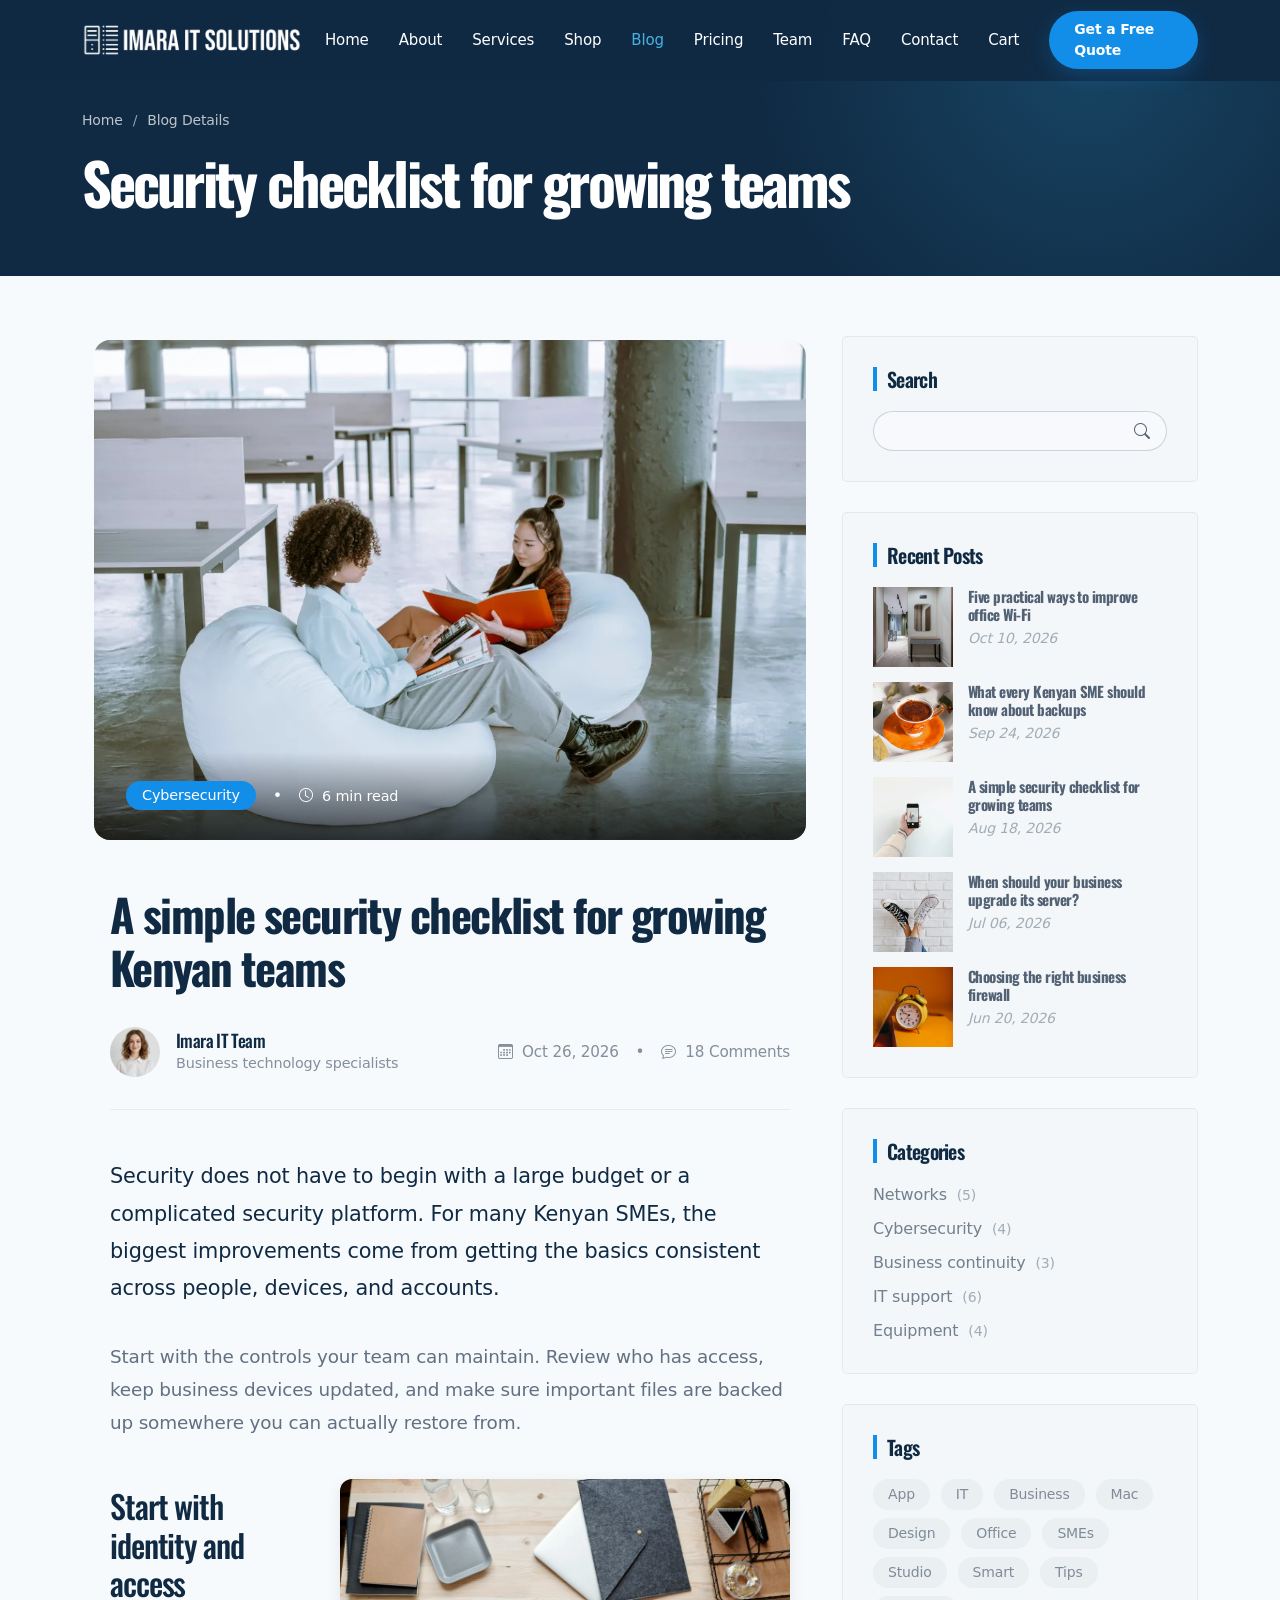
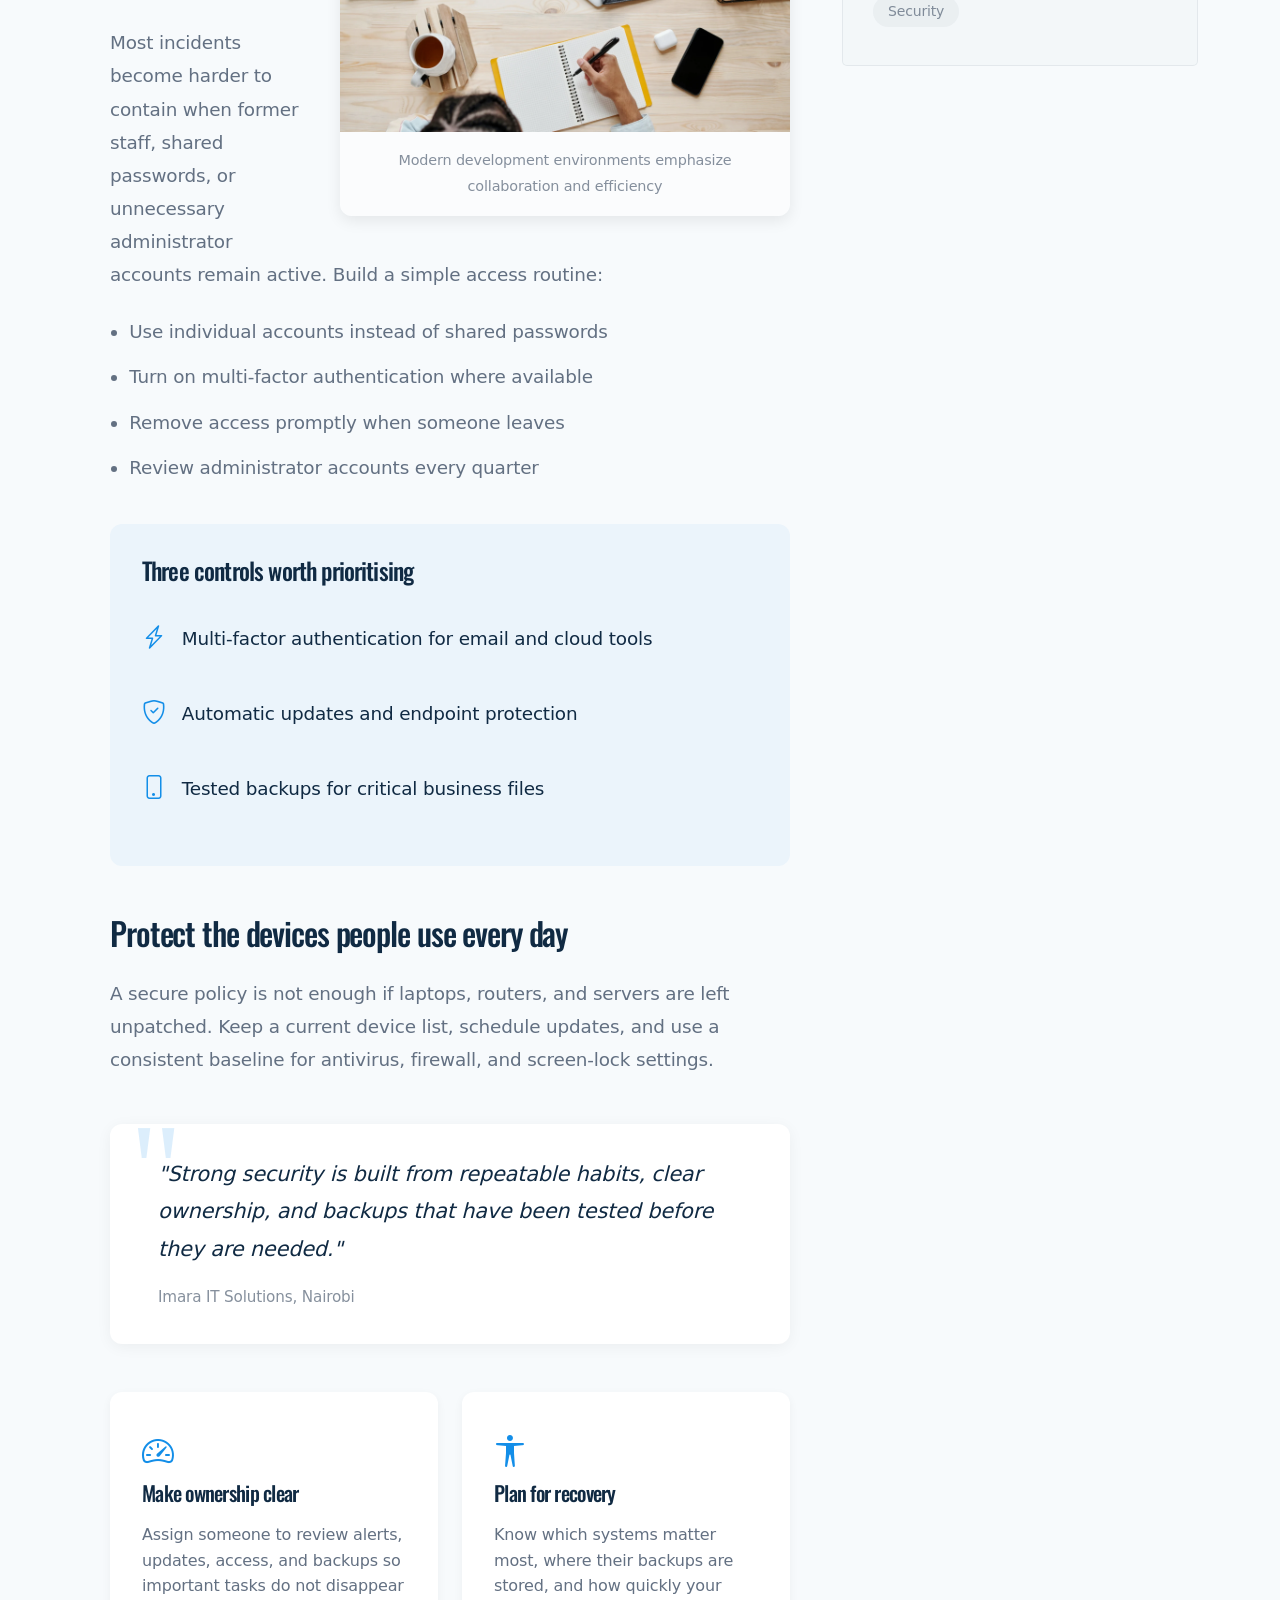
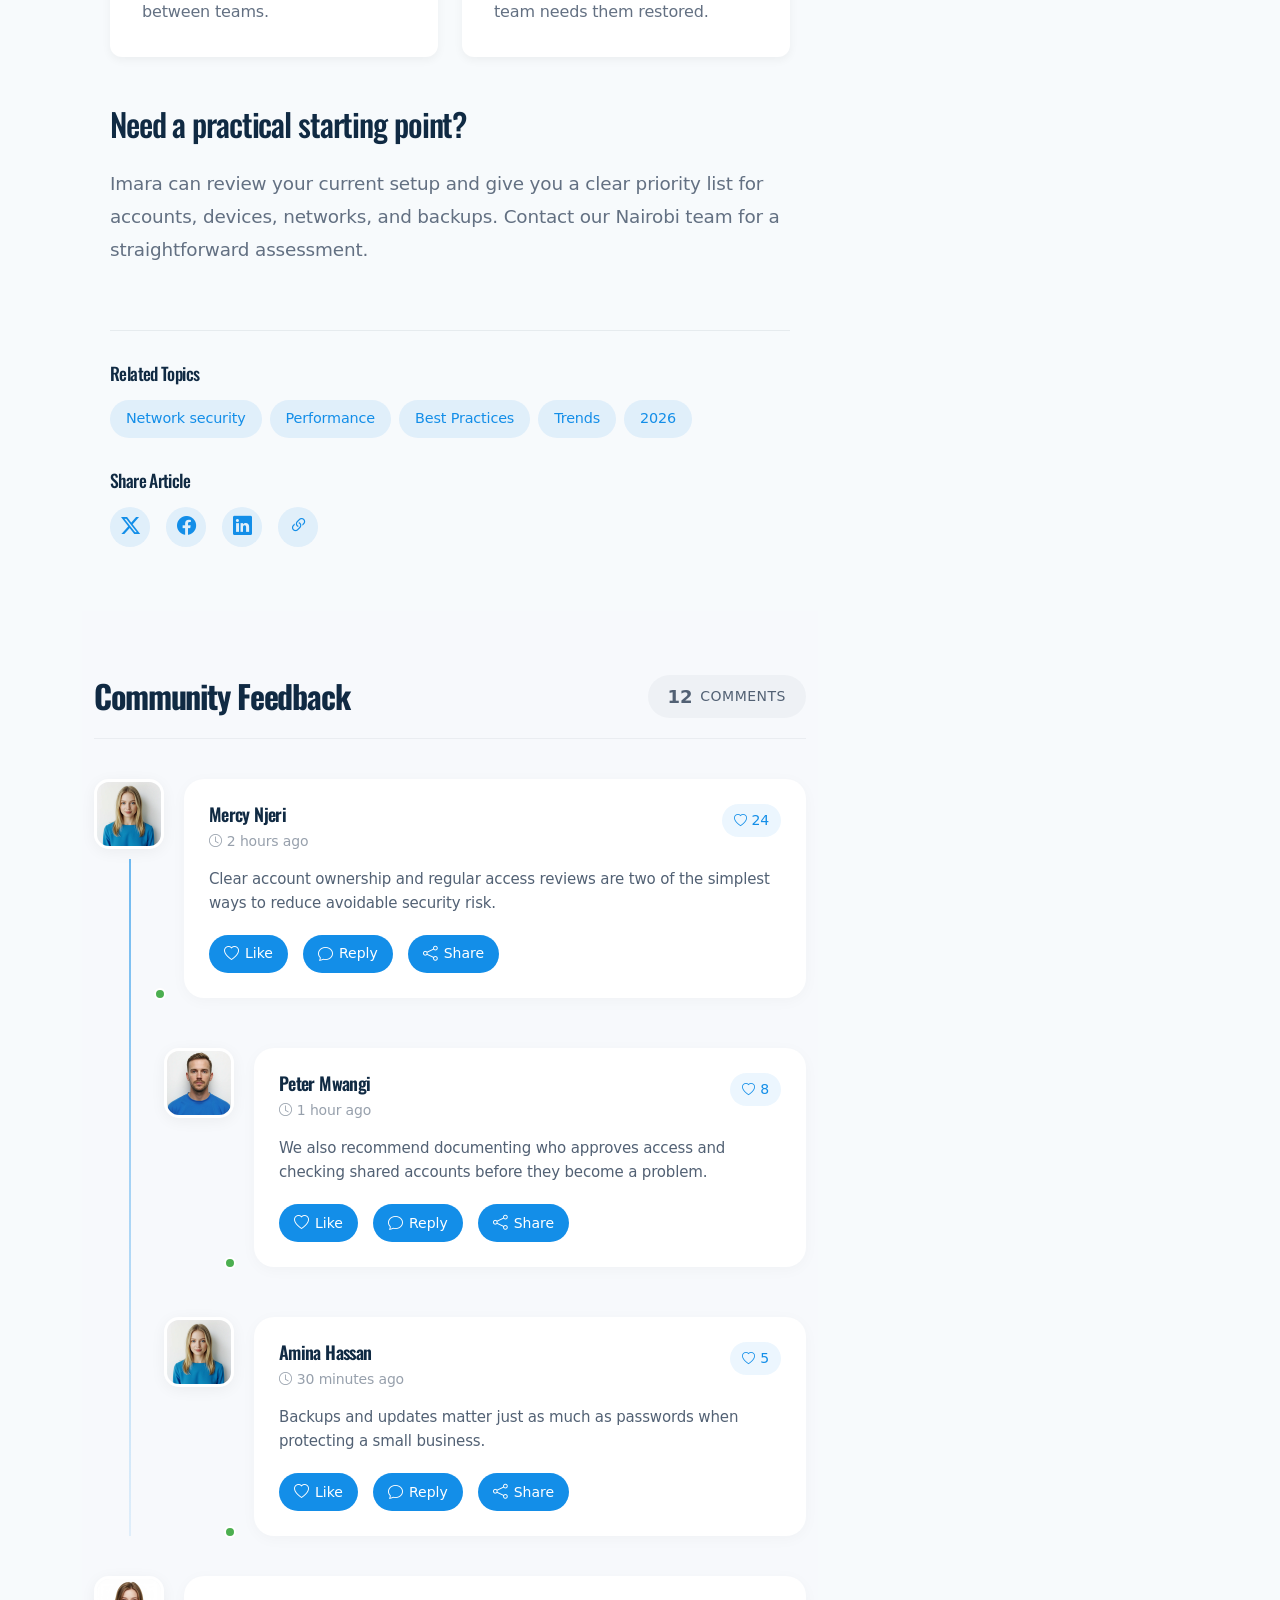
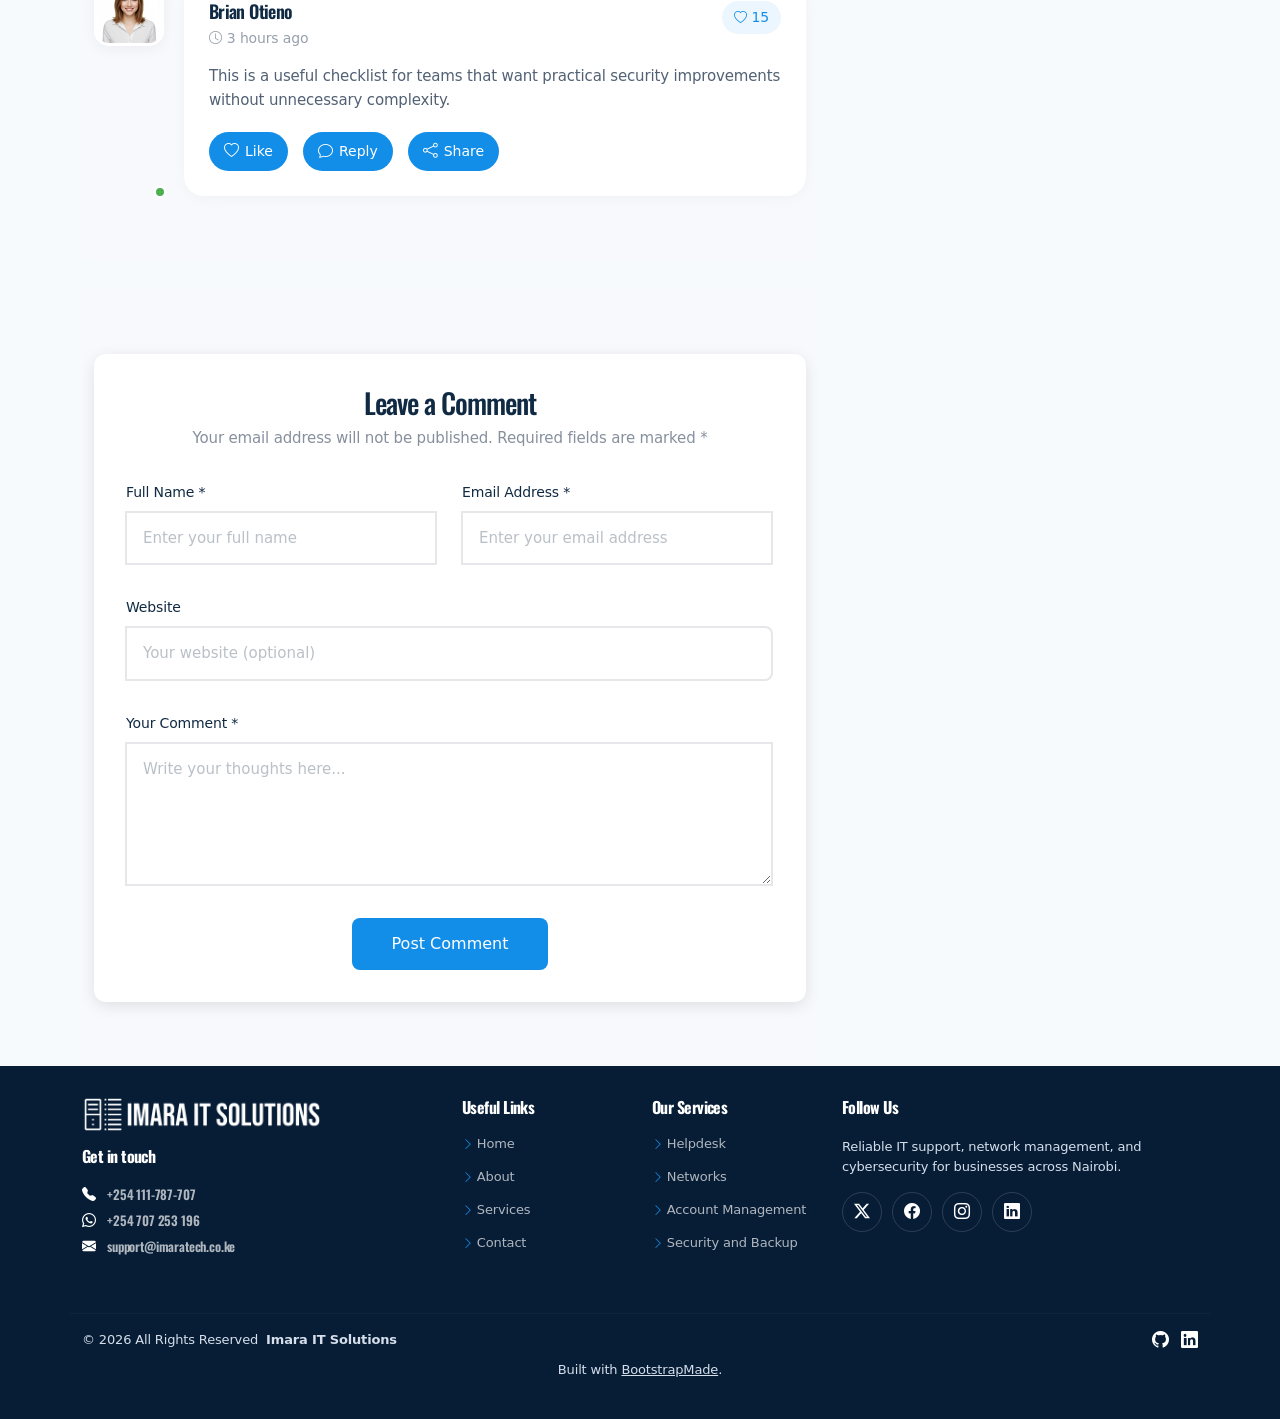
<file: blog-details.html>
<!DOCTYPE html>
<html lang="en">

<head>
  <meta charset="utf-8">
  <meta content="width=device-width, initial-scale=1.0" name="viewport">
  <title>Imara IT Solutions | IT Support and Managed Services in Nairobi</title>
  <meta name="description" content="Reliable IT support, network setup, user account management, and cybersecurity for Nairobi businesses. Get a free quote today.">
  <meta name="keywords" content="">

  <!--Favicons-->
 <link rel="icon" href="assets/img/favicon.svg" type="image/svg+xml">
<link rel="icon" href="assets/img/favicon.ico" sizes="any">
<link rel="icon" type="image/png" sizes="32x32" href="assets/img/favicon-32x32.png">
<link rel="icon" type="image/png" sizes="16x16" href="assets/img/favicon-16x16.png">
<link rel="apple-touch-icon" href="assets/img/apple-touch-icon.png">

  <!-- Fonts -->
  <link href="https://fonts.googleapis.com" rel="preconnect">
  <link href="https://fonts.gstatic.com" rel="preconnect" crossorigin>
  <link href="https://fonts.googleapis.com/css2?family=Open+Sans:ital,wght@0,300;0,400;0,500;0,600;0,700;0,800;1,300;1,400;1,500;1,600;1,700;1,800&family=Poppins:ital,wght@0,100;0,200;0,300;0,400;0,500;0,600;0,700;0,800;0,900;1,100;1,200;1,300;1,400;1,500;1,600;1,700;1,800;1,900&family=Jost:ital,wght@0,100;0,200;0,300;0,400;0,500;0,600;0,700;0,800;0,900;1,100;1,200;1,300;1,400;1,500;1,600;1,700;1,800;1,900&display=swap" rel="stylesheet">

  <!-- Vendor CSS Files -->
  <link href="assets/vendor/bootstrap/css/bootstrap.min.css" rel="stylesheet">
  <link href="assets/vendor/bootstrap-icons/bootstrap-icons.css" rel="stylesheet">
  <link href="assets/vendor/aos/aos.css" rel="stylesheet">
  <link href="assets/vendor/glightbox/css/glightbox.min.css" rel="stylesheet">
  <link href="assets/vendor/swiper/swiper-bundle.min.css" rel="stylesheet">

  <!-- Main CSS File -->
  <link href="assets/css/main.css" rel="stylesheet">

  <!-- =======================================================
  * Template Name: Imara IT Solutions
  * Template URL: https://bootstrapmade.com/arsha-free-bootstrap-html-template-corporate/
  * Updated: Feb 22 2025 with Bootstrap v5.3.3
  * Author: Imara IT Solutions
  * License: https://bootstrapmade.com/license/
  ======================================================== -->
</head>

<body class="blog-details-page">

  <header id="header" class="header d-flex align-items-center fixed-top">
    <div class="container-fluid container-xl position-relative d-flex align-items-center">

      <a href="index.html" class="logo d-flex align-items-center me-auto">
        <img src="assets/img/download.png" alt="Imara IT Solutions">
      </a>

      <nav id="navmenu" class="navmenu">
        <ul>
          <li><a href="index.html">Home</a></li>
          <li><a href="index.html#about">About</a></li>
          <li><a href="index.html#services">Services</a></li>
          <li><a href="equipment.html">Shop</a></li>
          <li><a href="blog.html" class="active">Blog</a></li>
          <li><a href="index.html#pricing">Pricing</a></li>
          <li><a href="index.html#team">Team</a></li>
          <li><a href="index.html#faq">FAQ</a></li>
          <li><a href="index.html#contact">Contact</a></li>
        </ul>
        <i class="mobile-nav-toggle d-xl-none bi bi-list"></i>
      </nav>

      <a class="btn-getstarted" href="index.html#contact">Get a Free Quote</a>

    </div>
  </header>

  <main class="main">

    <!-- Page Title -->
    <div class="page-title" data-aos="fade">
      <div class="container">
        <nav class="breadcrumbs">
          <ol>
            <li><a href="index.html">Home</a></li>
            <li class="current">Blog Details</li>
          </ol>
        </nav>
        <h1>Security checklist for growing teams</h1>
      </div>
    </div><!-- End Page Title -->

    <div class="container">
      <div class="row">

        <div class="col-lg-8">

          <!-- Blog Details Section -->
          <section id="blog-details" class="blog-details section">
            <div class="container" data-aos="fade-up">

              <article class="article">

                <div class="hero-img" data-aos="zoom-in">
                  <img src="assets/img/blog/blog-post-3.webp" alt="Featured blog image" class="img-fluid" loading="lazy">
                  <div class="meta-overlay">
                    <div class="meta-categories">
                      <a href="#" class="category">Cybersecurity</a>
                      <span class="divider">•</span>
                      <span class="reading-time"><i class="bi bi-clock"></i> 6 min read</span>
                    </div>
                  </div>
                </div>

                <div class="article-content" data-aos="fade-up" data-aos-delay="100">
                  <div class="content-header">
                    <h1 class="title">A simple security checklist for growing Kenyan teams</h1>

                    <div class="author-info">
                      <div class="author-details">
                        <img src="assets/img/person/person-f-8.webp" alt="Author" class="author-img">
                        <div class="info">
                          <h4>Imara IT Team</h4>
                          <span class="role">Business technology specialists</span>
                        </div>
                      </div>
                      <div class="post-meta">
                        <span class="date"><i class="bi bi-calendar3"></i> Oct 26, 2026</span>
                        <span class="divider">•</span>
                        <span class="comments"><i class="bi bi-chat-text"></i> 18 Comments</span>
                      </div>
                    </div>
                  </div>

                  <div class="content">
                    <p class="lead">
                      Security does not have to begin with a large budget or a complicated security platform. For many Kenyan SMEs, the biggest improvements come from getting the basics consistent across people, devices, and accounts.
                    </p>

                    <p>
                      Start with the controls your team can maintain. Review who has access, keep business devices updated, and make sure important files are backed up somewhere you can actually restore from.
                    </p>

                    <div class="content-image right-aligned">
                      <img src="assets/img/blog/blog-hero-2.webp" class="img-fluid" alt="Modern web development tools" loading="lazy">
                      <figcaption>Modern development environments emphasize collaboration and efficiency</figcaption>
                    </div>

                    <h2>Start with identity and access</h2>
                    <p>
                      Most incidents become harder to contain when former staff, shared passwords, or unnecessary administrator accounts remain active. Build a simple access routine:
                    </p>
                    <ul>
                      <li>Use individual accounts instead of shared passwords</li>
                      <li>Turn on multi-factor authentication where available</li>
                      <li>Remove access promptly when someone leaves</li>
                      <li>Review administrator accounts every quarter</li>
                    </ul>

                    <div class="highlight-box">
                      <h3>Three controls worth prioritising</h3>
                      <ul class="trend-list">
                        <li>
                          <i class="bi bi-lightning-charge"></i>
                          <span>Multi-factor authentication for email and cloud tools</span>
                        </li>
                        <li>
                          <i class="bi bi-shield-check"></i>
                          <span>Automatic updates and endpoint protection</span>
                        </li>
                        <li>
                          <i class="bi bi-phone"></i>
                          <span>Tested backups for critical business files</span>
                        </li>
                      </ul>
                    </div>

                    <h2>Protect the devices people use every day</h2>
                    <p>
                      A secure policy is not enough if laptops, routers, and servers are left unpatched. Keep a current device list, schedule updates, and use a consistent baseline for antivirus, firewall, and screen-lock settings.
                    </p>

                    <blockquote>
                      <p>
                        "Strong security is built from repeatable habits, clear ownership, and backups that have been tested before they are needed."
                      </p>
                      <cite>Imara IT Solutions, Nairobi</cite>
                    </blockquote>

                    <div class="content-grid">
                      <div class="row g-4">
                        <div class="col-md-6">
                          <div class="info-card">
                            <i class="bi bi-speedometer2"></i>
                            <h4>Make ownership clear</h4>
                            <p>Assign someone to review alerts, updates, access, and backups so important tasks do not disappear between teams.</p>
                          </div>
                        </div>
                        <div class="col-md-6">
                          <div class="info-card">
                            <i class="bi bi-universal-access"></i>
                            <h4>Plan for recovery</h4>
                            <p>Know which systems matter most, where their backups are stored, and how quickly your team needs them restored.</p>
                          </div>
                        </div>
                      </div>
                    </div>

                    <h2>Need a practical starting point?</h2>
                    <p>
                      Imara can review your current setup and give you a clear priority list for accounts, devices, networks, and backups. Contact our Nairobi team for a straightforward assessment.
                    </p>
                  </div>

                  <div class="meta-bottom">
                    <div class="tags-section">
                      <h4>Related Topics</h4>
                      <div class="tags">
                        <a href="#" class="tag">Network security</a>
                        <a href="#" class="tag">Performance</a>
                        <a href="#" class="tag">Best Practices</a>
                        <a href="#" class="tag">Trends</a>
                        <a href="#" class="tag">2026</a>
                      </div>
                    </div>

                    <div class="share-section">
                      <h4>Share Article</h4>
                      <div class="social-links">
                        <a href="#" class="twitter"><i class="bi bi-twitter-x"></i></a>
                        <a href="#" class="facebook"><i class="bi bi-facebook"></i></a>
                        <a href="#" class="linkedin"><i class="bi bi-linkedin"></i></a>
                        <a href="#" class="copy-link" title="Copy Link"><i class="bi bi-link-45deg"></i></a>
                      </div>
                    </div>
                  </div>
                </div>

              </article>

            </div>
          </section><!-- /Blog Details Section -->

          <!-- Blog Comments Section -->
          <section id="blog-comments" class="blog-comments section">

            <div class="container" data-aos="fade-up" data-aos-delay="100">

              <div class="blog-comments-4">
                <div class="comments-header">
                  <h3 class="title">Community Feedback</h3>
                  <div class="comments-stats">
                    <span class="count">12</span>
                    <span class="label">Comments</span>
                  </div>
                </div>

                <div class="comments-container">
                  <!-- Comment #1 -->
                  <div class="comment-thread">
                    <div class="comment-box">
                      <div class="comment-wrapper">
                        <div class="avatar-wrapper">
                          <img src="assets/img/person/person-f-9.webp" alt="Avatar" loading="lazy">
                          <span class="status-indicator"></span>
                        </div>

                        <div class="comment-content">
                          <div class="comment-header">
                            <div class="user-info">
                              <h4>Mercy Njeri</h4>
                              <span class="time-badge">
                                <i class="bi bi-clock"></i>
                                2 hours ago
                              </span>
                            </div>
                            <div class="engagement">
                              <span class="likes">
                                <i class="bi bi-heart"></i>
                                24
                              </span>
                            </div>
                          </div>

                          <div class="comment-body">
                            <p>Clear account ownership and regular access reviews are two of the simplest ways to reduce avoidable security risk.</p>
                          </div>

                          <div class="comment-actions">
                            <button class="action-btn like-btn" aria-label="Like comment">
                              <i class="bi bi-heart"></i>
                              <span>Like</span>
                            </button>
                            <button class="action-btn reply-btn" aria-label="Reply to comment">
                              <i class="bi bi-chat"></i>
                              <span>Reply</span>
                            </button>
                            <button class="action-btn share-btn" aria-label="Share comment">
                              <i class="bi bi-share"></i>
                              <span>Share</span>
                            </button>
                          </div>
                        </div>
                      </div>
                    </div>

                    <!-- Replies Container -->
                    <div class="replies-container">
                      <!-- Reply #1 -->
                      <div class="comment-box reply">
                        <div class="comment-wrapper">
                          <div class="avatar-wrapper">
                            <img src="assets/img/person/person-m-9.webp" alt="Avatar" loading="lazy">
                            <span class="status-indicator"></span>
                          </div>

                          <div class="comment-content">
                            <div class="comment-header">
                              <div class="user-info">
                                <h4>Peter Mwangi</h4>
                                <span class="time-badge">
                                  <i class="bi bi-clock"></i>
                                  1 hour ago
                                </span>
                              </div>
                              <div class="engagement">
                                <span class="likes">
                                  <i class="bi bi-heart"></i>
                                  8
                                </span>
                              </div>
                            </div>

                            <div class="comment-body">
                              <p>We also recommend documenting who approves access and checking shared accounts before they become a problem.</p>
                            </div>

                            <div class="comment-actions">
                              <button class="action-btn like-btn" aria-label="Like comment">
                                <i class="bi bi-heart"></i>
                                <span>Like</span>
                              </button>
                              <button class="action-btn reply-btn" aria-label="Reply to comment">
                                <i class="bi bi-chat"></i>
                                <span>Reply</span>
                              </button>
                              <button class="action-btn share-btn" aria-label="Share comment">
                                <i class="bi bi-share"></i>
                                <span>Share</span>
                              </button>
                            </div>
                          </div>
                        </div>
                      </div>

                      <!-- Reply #2 -->
                      <div class="comment-box reply">
                        <div class="comment-wrapper">
                          <div class="avatar-wrapper">
                            <img src="assets/img/person/person-f-9.webp" alt="Avatar" loading="lazy">
                            <span class="status-indicator"></span>
                          </div>

                          <div class="comment-content">
                            <div class="comment-header">
                              <div class="user-info">
                                <h4>Amina Hassan</h4>
                                <span class="time-badge">
                                  <i class="bi bi-clock"></i>
                                  30 minutes ago
                                </span>
                              </div>
                              <div class="engagement">
                                <span class="likes">
                                  <i class="bi bi-heart"></i>
                                  5
                                </span>
                              </div>
                            </div>

                            <div class="comment-body">
                              <p>Backups and updates matter just as much as passwords when protecting a small business.</p>
                            </div>

                            <div class="comment-actions">
                              <button class="action-btn like-btn" aria-label="Like comment">
                                <i class="bi bi-heart"></i>
                                <span>Like</span>
                              </button>
                              <button class="action-btn reply-btn" aria-label="Reply to comment">
                                <i class="bi bi-chat"></i>
                                <span>Reply</span>
                              </button>
                              <button class="action-btn share-btn" aria-label="Share comment">
                                <i class="bi bi-share"></i>
                                <span>Share</span>
                              </button>
                            </div>
                          </div>
                        </div>
                      </div>
                    </div>
                  </div>

                  <!-- Comment #2 -->
                  <div class="comment-thread">
                    <div class="comment-box">
                      <div class="comment-wrapper">
                        <div class="avatar-wrapper">
                          <img src="assets/img/person/person-f-7.webp" alt="Avatar" loading="lazy">
                          <span class="status-indicator"></span>
                        </div>

                        <div class="comment-content">
                          <div class="comment-header">
                            <div class="user-info">
                              <h4>Brian Otieno</h4>
                              <span class="time-badge">
                                <i class="bi bi-clock"></i>
                                3 hours ago
                              </span>
                            </div>
                            <div class="engagement">
                              <span class="likes">
                                <i class="bi bi-heart"></i>
                                15
                              </span>
                            </div>
                          </div>

                          <div class="comment-body">
                            <p>This is a useful checklist for teams that want practical security improvements without unnecessary complexity.</p>
                          </div>

                          <div class="comment-actions">
                            <button class="action-btn like-btn" aria-label="Like comment">
                              <i class="bi bi-heart"></i>
                              <span>Like</span>
                            </button>
                            <button class="action-btn reply-btn" aria-label="Reply to comment">
                              <i class="bi bi-chat"></i>
                              <span>Reply</span>
                            </button>
                            <button class="action-btn share-btn" aria-label="Share comment">
                              <i class="bi bi-share"></i>
                              <span>Share</span>
                            </button>
                          </div>
                        </div>
                      </div>
                    </div>
                  </div>
                </div>
              </div>

            </div>

          </section><!-- /Blog Comments Section -->

          <!-- Blog Comment Form Section -->
          <section id="blog-comment-form" class="blog-comment-form section">

            <div class="container" data-aos="fade-up" data-aos-delay="100">

              <form method="post" role="form">

                <div class="form-header">
                  <h3>Leave a Comment</h3>
                  <p>Your email address will not be published. Required fields are marked *</p>
                </div>

                <div class="row gy-3">
                  <div class="col-md-6">
                    <div class="input-group">
                      <label for="name">Full Name *</label>
                      <input type="text" name="name" id="name" placeholder="Enter your full name" required="">
                      <span class="error-text">Please enter your name</span>
                    </div>
                  </div>

                  <div class="col-md-6">
                    <div class="input-group">
                      <label for="email">Email Address *</label>
                      <input type="email" name="email" id="email" placeholder="Enter your email address" required="">
                      <span class="error-text">Please enter a valid email address</span>
                    </div>
                  </div>

                  <div class="col-12">
                    <div class="input-group">
                      <label for="website">Website</label>
                      <input type="url" name="website" id="website" placeholder="Your website (optional)">
                    </div>
                  </div>

                  <div class="col-12">
                    <div class="input-group">
                      <label for="comment">Your Comment *</label>
                      <textarea name="comment" id="comment" rows="5" placeholder="Write your thoughts here..." required=""></textarea>
                      <span class="error-text">Please enter your comment</span>
                    </div>
                  </div>

                  <div class="col-12 text-center">
                    <button type="submit">Post Comment</button>
                  </div>
                </div>

              </form>

            </div>

          </section><!-- /Blog Comment Form Section -->

        </div>

        <div class="col-lg-4 sidebar">

          <div class="widgets-container" data-aos="fade-up" data-aos-delay="200">

            <!-- Search Widget -->
            <div class="search-widget widget-item">

              <h3 class="widget-title">Search</h3>
              <form action="">
                <input type="text">
                <button type="submit" title="Search"><i class="bi bi-search"></i></button>
              </form>

            </div><!--/Search Widget -->

            <!-- Recent Posts Widget -->
            <div class="recent-posts-widget widget-item">

              <h3 class="widget-title">Recent Posts</h3>

              <div class="post-item">
                <img src="assets/img/blog/blog-post-square-1.webp" alt="" class="flex-shrink-0">
                <div>
                  <h4><a href="blog-details.html">Five practical ways to improve office Wi-Fi</a></h4>
                  <time datetime="2026-10-10">Oct 10, 2026</time>
                </div>
              </div><!-- End recent post item-->

              <div class="post-item">
                <img src="assets/img/blog/blog-post-square-2.webp" alt="" class="flex-shrink-0">
                <div>
                  <h4><a href="blog-details.html">What every Kenyan SME should know about backups</a></h4>
                  <time datetime="2026-09-24">Sep 24, 2026</time>
                </div>
              </div><!-- End recent post item-->

              <div class="post-item">
                <img src="assets/img/blog/blog-post-square-3.webp" alt="" class="flex-shrink-0">
                <div>
                  <h4><a href="blog-details.html">A simple security checklist for growing teams</a></h4>
                  <time datetime="2026-08-18">Aug 18, 2026</time>
                </div>
              </div><!-- End recent post item-->

              <div class="post-item">
                <img src="assets/img/blog/blog-post-square-4.webp" alt="" class="flex-shrink-0">
                <div>
                  <h4><a href="blog-details.html">When should your business upgrade its server?</a></h4>
                  <time datetime="2026-07-06">Jul 06, 2026</time>
                </div>
              </div><!-- End recent post item-->

              <div class="post-item">
                <img src="assets/img/blog/blog-post-square-5.webp" alt="" class="flex-shrink-0">
                <div>
                  <h4><a href="blog-details.html">Choosing the right business firewall</a></h4>
                  <time datetime="2026-06-20">Jun 20, 2026</time>
                </div>
              </div><!-- End recent post item-->

            </div><!--/Recent Posts Widget -->

            <!-- Categories Widget -->
            <div class="categories-widget widget-item">

              <h3 class="widget-title">Categories</h3>
              <ul class="mt-3">
                <li><a href="#">Networks <span>(5)</span></a></li>
                <li><a href="#">Cybersecurity <span>(4)</span></a></li>
                <li><a href="#">Business continuity <span>(3)</span></a></li>
                <li><a href="#">IT support <span>(6)</span></a></li>
                <li><a href="#">Equipment <span>(4)</span></a></li>
              </ul>

            </div><!--/Categories Widget -->

            <!-- Tags Widget -->
            <div class="tags-widget widget-item">

              <h3 class="widget-title">Tags</h3>
              <ul>
                <li><a href="#">App</a></li>
                <li><a href="#">IT</a></li>
                <li><a href="#">Business</a></li>
                <li><a href="#">Mac</a></li>
                <li><a href="#">Design</a></li>
                <li><a href="#">Office</a></li>
                <li><a href="#">SMEs</a></li>
                <li><a href="#">Studio</a></li>
                <li><a href="#">Smart</a></li>
                <li><a href="#">Tips</a></li>
                <li><a href="#">Security</a></li>
              </ul>

            </div><!--/Tags Widget -->

          </div>

        </div>

      </div>
    </div>

  </main>

    <footer id="footer" class="footer">

    <div class="container footer-top">
      <div class="row gy-4">
        <div class="col-lg-4 col-md-6 footer-about">
          <a href="index.html" class="footer-logo d-flex align-items-center">
            <img src="assets/img/download.png" alt="Imara IT Solutions">
          </a>
          <div class="footer-contact pt-3">
            <h4>Get in touch</h4>
            <p><i class="bi bi-telephone-fill"></i> <a href="tel:+254111787707">+254 111-787-707</a></p>
            <p><i class="bi bi-whatsapp"></i> <a href="https://wa.me/254707253196" target="_blank" rel="noopener">+254 707 253 196</a></p>
            <p><i class="bi bi-envelope-fill"></i> <a href="mailto:support@imaratech.co.ke">support@imaratech.co.ke</a></p>
          </div>
        </div>

        <div class="col-lg-2 col-md-3 footer-links">
          <h4>Useful Links</h4>
          <ul>
            <li><i class="bi bi-chevron-right"></i> <a href="index.html#hero">Home</a></li>
            <li><i class="bi bi-chevron-right"></i> <a href="index.html#about">About</a></li>
            <li><i class="bi bi-chevron-right"></i> <a href="index.html#services">Services</a></li>
            <li><i class="bi bi-chevron-right"></i> <a href="contact.html">Contact</a></li>
          </ul>
        </div>

        <div class="col-lg-2 col-md-3 footer-links">
          <h4>Our Services</h4>
          <ul>
            <li><i class="bi bi-chevron-right"></i> <a href="index.html#services">Helpdesk</a></li>
            <li><i class="bi bi-chevron-right"></i> <a href="index.html#services">Networks</a></li>
            <li><i class="bi bi-chevron-right"></i> <a href="index.html#services">Account Management</a></li>
            <li><i class="bi bi-chevron-right"></i> <a href="index.html#services">Security and Backup</a></li>
          </ul>
        </div>

        <div class="col-lg-4 col-md-12">
          <h4>Follow Us</h4>
          <p>Reliable IT support, network management, and cybersecurity for businesses across Nairobi.</p>
          <div class="social-links d-flex">
            <a href=""><i class="bi bi-twitter-x"></i></a>
            <a href=""><i class="bi bi-facebook"></i></a>
            <a href=""><i class="bi bi-instagram"></i></a>
            <a href="https://www.linkedin.com/in/wangari-magdaline/" target="_blank" rel="noopener"><i class="bi bi-linkedin"></i></a>
          </div>
        </div>

      </div>
    </div>

    <div class="container copyright mt-4">
      <div class="copyright-row">
        <p>© 2026 <span>All Rights Reserved</span> <strong class="px-1 sitename">Imara IT Solutions</strong></p>
        <div class="copyright-social">
          <a href="https://github.com/1magdalene/Imara" aria-label="GitHub" target="_blank" rel="noopener"><i class="bi bi-github"></i></a>
          <a href="https://www.linkedin.com/in/wangari-magdaline/" aria-label="LinkedIn" target="_blank" rel="noopener"><i class="bi bi-linkedin"></i></a>
        </div>
      </div>
      <div class="credits">
        <span class="footer-template-link">Built with <a href="https://bootstrapmade.com/" target="_blank" rel="noopener">BootstrapMade</a>.</span>
      </div>
    </div>

  </footer>

  <!-- Scroll Top -->
  <a href="#" id="scroll-top" class="scroll-top d-flex align-items-center justify-content-center"><i class="bi bi-arrow-up-short"></i></a>

  <!-- Preloader -->
  <div id="preloader"></div>

  <!-- Vendor JS Files -->
  <script src="assets/vendor/bootstrap/js/bootstrap.bundle.min.js"></script>
  <script src="assets/vendor/php-email-form/validate.js"></script>
  <script src="assets/vendor/aos/aos.js"></script>
  <script src="assets/vendor/glightbox/js/glightbox.min.js"></script>
  <script src="assets/vendor/swiper/swiper-bundle.min.js"></script>
  <script src="assets/vendor/waypoints/noframework.waypoints.js"></script>
  <script src="assets/vendor/imagesloaded/imagesloaded.pkgd.min.js"></script>
  <script src="assets/vendor/isotope-layout/isotope.pkgd.min.js"></script>

  <!-- Main JS File -->
  <script src="assets/js/main.js"></script>

</body>

</html>
</file>
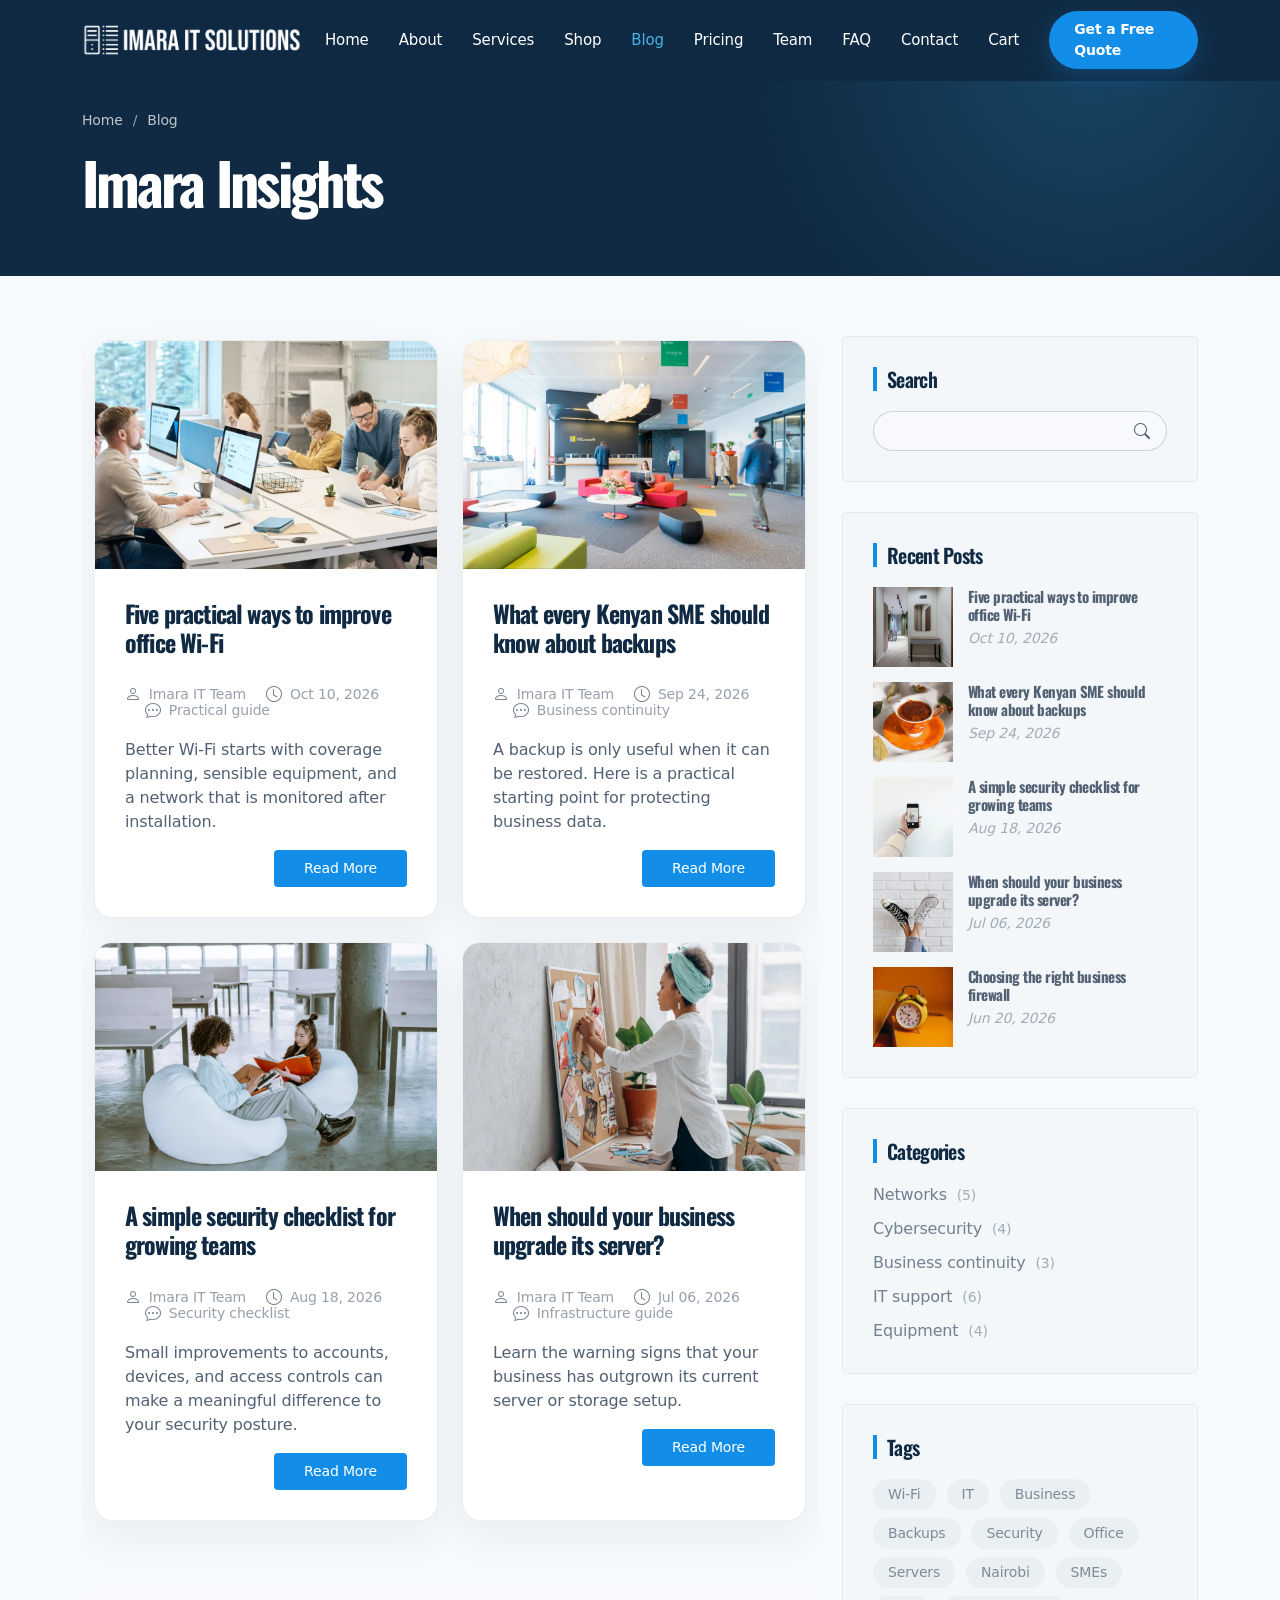
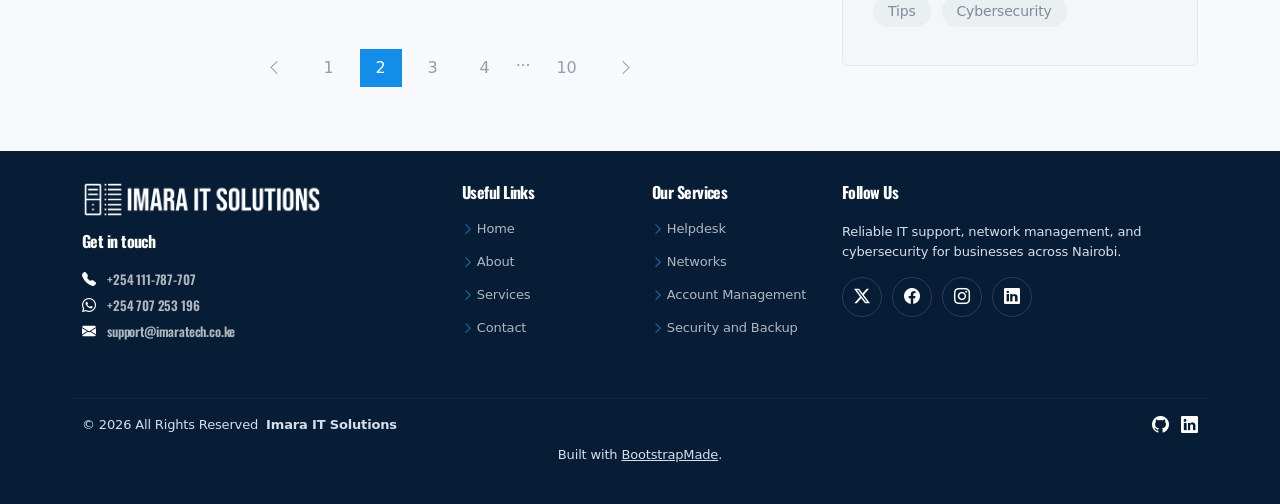
<file: blog.html>
<!DOCTYPE html>
<html lang="en">

<head>
  <meta charset="utf-8">
  <meta content="width=device-width, initial-scale=1.0" name="viewport">
  <title>Imara IT Solutions | IT Support and Managed Services in Nairobi</title>
  <meta name="description" content="Reliable IT support, network setup, user account management, and cybersecurity for Nairobi businesses. Get a free quote today.">
  <meta name="keywords" content="">

  <!--Favicons-->
 <link rel="icon" href="assets/img/favicon.svg" type="image/svg+xml">
<link rel="icon" href="assets/img/favicon.ico" sizes="any">
<link rel="icon" type="image/png" sizes="32x32" href="assets/img/favicon-32x32.png">
<link rel="icon" type="image/png" sizes="16x16" href="assets/img/favicon-16x16.png">
<link rel="apple-touch-icon" href="assets/img/apple-touch-icon.png">

  <!-- Fonts -->
  <link href="https://fonts.googleapis.com" rel="preconnect">
  <link href="https://fonts.gstatic.com" rel="preconnect" crossorigin>
  <link href="https://fonts.googleapis.com/css2?family=Open+Sans:ital,wght@0,300;0,400;0,500;0,600;0,700;0,800;1,300;1,400;1,500;1,600;1,700;1,800&family=Poppins:ital,wght@0,100;0,200;0,300;0,400;0,500;0,600;0,700;0,800;0,900;1,100;1,200;1,300;1,400;1,500;1,600;1,700;1,800;1,900&family=Jost:ital,wght@0,100;0,200;0,300;0,400;0,500;0,600;0,700;0,800;0,900;1,100;1,200;1,300;1,400;1,500;1,600;1,700;1,800;1,900&display=swap" rel="stylesheet">

  <!-- Vendor CSS Files -->
  <link href="assets/vendor/bootstrap/css/bootstrap.min.css" rel="stylesheet">
  <link href="assets/vendor/bootstrap-icons/bootstrap-icons.css" rel="stylesheet">
  <link href="assets/vendor/aos/aos.css" rel="stylesheet">
  <link href="assets/vendor/glightbox/css/glightbox.min.css" rel="stylesheet">
  <link href="assets/vendor/swiper/swiper-bundle.min.css" rel="stylesheet">

  <!-- Main CSS File -->
  <link href="assets/css/main.css" rel="stylesheet">

  <!-- =======================================================
  * Template Name: Imara IT Solutions
  * Template URL: https://bootstrapmade.com/arsha-free-bootstrap-html-template-corporate/
  * Updated: Feb 22 2025 with Bootstrap v5.3.3
  * Author: Imara IT Solutions
  * License: https://bootstrapmade.com/license/
  ======================================================== -->
</head>

<body class="blog-page">

  <header id="header" class="header d-flex align-items-center fixed-top">
    <div class="container-fluid container-xl position-relative d-flex align-items-center">

      <a href="index.html" class="logo d-flex align-items-center me-auto">
        <img src="assets/img/download.png" alt="Imara IT Solutions">
      </a>

      <nav id="navmenu" class="navmenu">
        <ul>
          <li><a href="index.html">Home</a></li>
          <li><a href="index.html#about">About</a></li>
          <li><a href="index.html#services">Services</a></li>
          <li><a href="equipment.html">Shop</a></li>
          <li><a href="blog.html" class="active">Blog</a></li>
          <li><a href="index.html#pricing">Pricing</a></li>
          <li><a href="index.html#team">Team</a></li>
          <li><a href="index.html#faq">FAQ</a></li>
          <li><a href="index.html#contact">Contact</a></li>
        </ul>
        <i class="mobile-nav-toggle d-xl-none bi bi-list"></i>
      </nav>

      <a class="btn-getstarted" href="index.html#contact">Get a Free Quote</a>

    </div>
  </header>

  <main class="main">

    <!-- Page Title -->
    <div class="page-title" data-aos="fade">
      <div class="container">
        <nav class="breadcrumbs">
          <ol>
            <li><a href="index.html">Home</a></li>
            <li class="current">Blog</li>
          </ol>
        </nav>
        <h1>Imara Insights</h1>
      </div>
    </div><!-- End Page Title -->

    <div class="container">
      <div class="row">

        <div class="col-lg-8">

          <!-- Blog Posts Section -->
          <section id="blog-posts" class="blog-posts section">

            <div class="container" data-aos="fade-up" data-aos-delay="100">

              <div class="row gy-4">

                <div class="col-lg-6">
                  <article>

                    <div class="post-img">
                      <img src="assets/img/blog/blog-post-1.webp" alt="" class="img-fluid">
                    </div>

                    <h2 class="title">
                      <a href="blog-details.html">Five practical ways to improve office Wi-Fi</a>
                    </h2>

                    <div class="meta-top">
                      <ul>
                        <li class="d-flex align-items-center"><i class="bi bi-person"></i> <a href="blog-details.html">Imara IT Team</a></li>
                        <li class="d-flex align-items-center"><i class="bi bi-clock"></i> <a href="blog-details.html"><time datetime="2026-10-10">Oct 10, 2026</time></a></li>
                        <li class="d-flex align-items-center"><i class="bi bi-chat-dots"></i> <a href="blog-details.html">Practical guide</a></li>
                      </ul>
                    </div>

                    <div class="content">
                      <p>
                        Better Wi-Fi starts with coverage planning, sensible equipment, and a network that is monitored after installation.
                      </p>

                      <div class="read-more">
                        <a href="blog-details.html">Read More</a>
                      </div>
                    </div>

                  </article>
                </div><!-- End post list item -->

                <div class="col-lg-6">

                  <article>

                    <div class="post-img">
                      <img src="assets/img/blog/blog-post-2.webp" alt="" class="img-fluid">
                    </div>

                    <h2 class="title">
                      <a href="blog-details.html">What every Kenyan SME should know about backups</a>
                    </h2>

                    <div class="meta-top">
                      <ul>
                        <li class="d-flex align-items-center"><i class="bi bi-person"></i> <a href="blog-details.html">Imara IT Team</a></li>
                        <li class="d-flex align-items-center"><i class="bi bi-clock"></i> <a href="blog-details.html"><time datetime="2026-09-24">Sep 24, 2026</time></a></li>
                        <li class="d-flex align-items-center"><i class="bi bi-chat-dots"></i> <a href="blog-details.html">Business continuity</a></li>
                      </ul>
                    </div>

                    <div class="content">
                      <p>
                        A backup is only useful when it can be restored. Here is a practical starting point for protecting business data.</p>
                      <div class="read-more">
                        <a href="blog-details.html">Read More</a>
                      </div>
                    </div>

                  </article>

                </div><!-- End post list item -->

                <div class="col-lg-6">

                  <article>

                    <div class="post-img">
                      <img src="assets/img/blog/blog-post-3.webp" alt="" class="img-fluid">
                    </div>

                    <h2 class="title">
                      <a href="blog-details.html">A simple security checklist for growing teams</a>
                    </h2>

                    <div class="meta-top">
                      <ul>
                        <li class="d-flex align-items-center"><i class="bi bi-person"></i> <a href="blog-details.html">Imara IT Team</a></li>
                        <li class="d-flex align-items-center"><i class="bi bi-clock"></i> <a href="blog-details.html"><time datetime="2026-08-18">Aug 18, 2026</time></a></li>
                        <li class="d-flex align-items-center"><i class="bi bi-chat-dots"></i> <a href="blog-details.html">Security checklist</a></li>
                      </ul>
                    </div>

                    <div class="content">
                      <p>
                        Small improvements to accounts, devices, and access controls can make a meaningful difference to your security posture.</p>
                      <div class="read-more">
                        <a href="blog-details.html">Read More</a>
                      </div>
                    </div>

                  </article>

                </div><!-- End post list item -->

                <div class="col-lg-6">

                  <article>

                    <div class="post-img">
                      <img src="assets/img/blog/blog-post-4.webp" alt="" class="img-fluid">
                    </div>

                    <h2 class="title">
                      <a href="blog-details.html">When should your business upgrade its server?</a>
                    </h2>

                    <div class="meta-top">
                      <ul>
                        <li class="d-flex align-items-center"><i class="bi bi-person"></i> <a href="blog-details.html">Imara IT Team</a></li>
                        <li class="d-flex align-items-center"><i class="bi bi-clock"></i> <a href="blog-details.html"><time datetime="2026-07-06">Jul 06, 2026</time></a></li>
                        <li class="d-flex align-items-center"><i class="bi bi-chat-dots"></i> <a href="blog-details.html">Infrastructure guide</a></li>
                      </ul>
                    </div>

                    <div class="content">
                      <p>
                        Learn the warning signs that your business has outgrown its current server or storage setup.</p>
                      <div class="read-more">
                        <a href="blog-details.html">Read More</a>
                      </div>
                    </div>

                  </article>

                </div><!-- End post list item -->

              </div><!-- End blog posts list -->

            </div>

          </section><!-- /Blog Posts Section -->

          <!-- Pagination 2 Section -->
          <section id="pagination-2" class="pagination-2 section">

            <div class="container">
              <div class="d-flex justify-content-center">
                <ul>
                  <li><a href="#"><i class="bi bi-chevron-left"></i></a></li>
                  <li><a href="#">1</a></li>
                  <li><a href="#" class="active">2</a></li>
                  <li><a href="#">3</a></li>
                  <li><a href="#">4</a></li>
                  <li>...</li>
                  <li><a href="#">10</a></li>
                  <li><a href="#"><i class="bi bi-chevron-right"></i></a></li>
                </ul>
              </div>
            </div>

          </section><!-- /Pagination 2 Section -->

        </div>

        <div class="col-lg-4 sidebar">

          <div class="widgets-container" data-aos="fade-up" data-aos-delay="200">

            <!-- Search Widget -->
            <div class="search-widget widget-item">

              <h3 class="widget-title">Search</h3>
              <form action="">
                <input type="text">
                <button type="submit" title="Search"><i class="bi bi-search"></i></button>
              </form>

            </div><!--/Search Widget -->

            <!-- Recent Posts Widget -->
            <div class="recent-posts-widget widget-item">

              <h3 class="widget-title">Recent Posts</h3>

              <div class="post-item">
                <img src="assets/img/blog/blog-post-square-1.webp" alt="" class="flex-shrink-0">
                <div>
                  <h4><a href="blog-details.html">Five practical ways to improve office Wi-Fi</a></h4>
                  <time datetime="2026-10-10">Oct 10, 2026</time>
                </div>
              </div><!-- End recent post item-->

              <div class="post-item">
                <img src="assets/img/blog/blog-post-square-2.webp" alt="" class="flex-shrink-0">
                <div>
                  <h4><a href="blog-details.html">What every Kenyan SME should know about backups</a></h4>
                  <time datetime="2026-09-24">Sep 24, 2026</time>
                </div>
              </div><!-- End recent post item-->

              <div class="post-item">
                <img src="assets/img/blog/blog-post-square-3.webp" alt="" class="flex-shrink-0">
                <div>
                  <h4><a href="blog-details.html">A simple security checklist for growing teams</a></h4>
                  <time datetime="2026-08-18">Aug 18, 2026</time>
                </div>
              </div><!-- End recent post item-->

              <div class="post-item">
                <img src="assets/img/blog/blog-post-square-4.webp" alt="" class="flex-shrink-0">
                <div>
                  <h4><a href="blog-details.html">When should your business upgrade its server?</a></h4>
                  <time datetime="2026-07-06">Jul 06, 2026</time>
                </div>
              </div><!-- End recent post item-->

              <div class="post-item">
                <img src="assets/img/blog/blog-post-square-5.webp" alt="" class="flex-shrink-0">
                <div>
                  <h4><a href="blog-details.html">Choosing the right business firewall</a></h4>
                  <time datetime="2026-06-20">Jun 20, 2026</time>
                </div>
              </div><!-- End recent post item-->

            </div><!--/Recent Posts Widget -->

            <!-- Categories Widget -->
            <div class="categories-widget widget-item">

              <h3 class="widget-title">Categories</h3>
              <ul class="mt-3">
                <li><a href="#">Networks <span>(5)</span></a></li>
                <li><a href="#">Cybersecurity <span>(4)</span></a></li>
                <li><a href="#">Business continuity <span>(3)</span></a></li>
                <li><a href="#">IT support <span>(6)</span></a></li>
                <li><a href="#">Equipment <span>(4)</span></a></li>
              </ul>

            </div><!--/Categories Widget -->

            <!-- Tags Widget -->
            <div class="tags-widget widget-item">

              <h3 class="widget-title">Tags</h3>
              <ul>
                <li><a href="#">Wi-Fi</a></li>
                <li><a href="#">IT</a></li>
                <li><a href="#">Business</a></li>
                <li><a href="#">Backups</a></li>
                <li><a href="#">Security</a></li>
                <li><a href="#">Office</a></li>
                <li><a href="#">Servers</a></li>
                <li><a href="#">Nairobi</a></li>
                <li><a href="#">SMEs</a></li>
                <li><a href="#">Tips</a></li>
                <li><a href="#">Cybersecurity</a></li>
              </ul>

            </div><!--/Tags Widget -->

          </div>

        </div>

      </div>
    </div>

  </main>

    <footer id="footer" class="footer">

    <div class="container footer-top">
      <div class="row gy-4">
        <div class="col-lg-4 col-md-6 footer-about">
          <a href="index.html" class="footer-logo d-flex align-items-center">
            <img src="assets/img/download.png" alt="Imara IT Solutions">
          </a>
          <div class="footer-contact pt-3">
            <h4>Get in touch</h4>
            <p><i class="bi bi-telephone-fill"></i> <a href="tel:+254111787707">+254 111-787-707</a></p>
            <p><i class="bi bi-whatsapp"></i> <a href="https://wa.me/254707253196" target="_blank" rel="noopener">+254 707 253 196</a></p>
            <p><i class="bi bi-envelope-fill"></i> <a href="mailto:support@imaratech.co.ke">support@imaratech.co.ke</a></p>
          </div>
        </div>

        <div class="col-lg-2 col-md-3 footer-links">
          <h4>Useful Links</h4>
          <ul>
            <li><i class="bi bi-chevron-right"></i> <a href="index.html#hero">Home</a></li>
            <li><i class="bi bi-chevron-right"></i> <a href="index.html#about">About</a></li>
            <li><i class="bi bi-chevron-right"></i> <a href="index.html#services">Services</a></li>
            <li><i class="bi bi-chevron-right"></i> <a href="contact.html">Contact</a></li>
          </ul>
        </div>

        <div class="col-lg-2 col-md-3 footer-links">
          <h4>Our Services</h4>
          <ul>
            <li><i class="bi bi-chevron-right"></i> <a href="index.html#services">Helpdesk</a></li>
            <li><i class="bi bi-chevron-right"></i> <a href="index.html#services">Networks</a></li>
            <li><i class="bi bi-chevron-right"></i> <a href="index.html#services">Account Management</a></li>
            <li><i class="bi bi-chevron-right"></i> <a href="index.html#services">Security and Backup</a></li>
          </ul>
        </div>

        <div class="col-lg-4 col-md-12">
          <h4>Follow Us</h4>
          <p>Reliable IT support, network management, and cybersecurity for businesses across Nairobi.</p>
          <div class="social-links d-flex">
            <a href=""><i class="bi bi-twitter-x"></i></a>
            <a href=""><i class="bi bi-facebook"></i></a>
            <a href=""><i class="bi bi-instagram"></i></a>
            <a href="https://www.linkedin.com/in/wangari-magdaline/" target="_blank" rel="noopener"><i class="bi bi-linkedin"></i></a>
          </div>
        </div>

      </div>
    </div>

    <div class="container copyright mt-4">
      <div class="copyright-row">
        <p>© 2026 <span>All Rights Reserved</span> <strong class="px-1 sitename">Imara IT Solutions</strong></p>
        <div class="copyright-social">
          <a href="https://github.com/1magdalene/Imara" aria-label="GitHub" target="_blank" rel="noopener"><i class="bi bi-github"></i></a>
          <a href="https://www.linkedin.com/in/wangari-magdaline/" aria-label="LinkedIn" target="_blank" rel="noopener"><i class="bi bi-linkedin"></i></a>
        </div>
      </div>
      <div class="credits">
        <span class="footer-template-link">Built with <a href="https://bootstrapmade.com/" target="_blank" rel="noopener">BootstrapMade</a>.</span>
      </div>
    </div>

  </footer>

  <!-- Scroll Top -->
  <a href="#" id="scroll-top" class="scroll-top d-flex align-items-center justify-content-center"><i class="bi bi-arrow-up-short"></i></a>

  <!-- Preloader -->
  <div id="preloader"></div>

  <!-- Vendor JS Files -->
  <script src="assets/vendor/bootstrap/js/bootstrap.bundle.min.js"></script>
  <script src="assets/vendor/php-email-form/validate.js"></script>
  <script src="assets/vendor/aos/aos.js"></script>
  <script src="assets/vendor/glightbox/js/glightbox.min.js"></script>
  <script src="assets/vendor/swiper/swiper-bundle.min.js"></script>
  <script src="assets/vendor/waypoints/noframework.waypoints.js"></script>
  <script src="assets/vendor/imagesloaded/imagesloaded.pkgd.min.js"></script>
  <script src="assets/vendor/isotope-layout/isotope.pkgd.min.js"></script>

  <!-- Main JS File -->
  <script src="assets/js/main.js"></script>

</body>

</html>
</file>
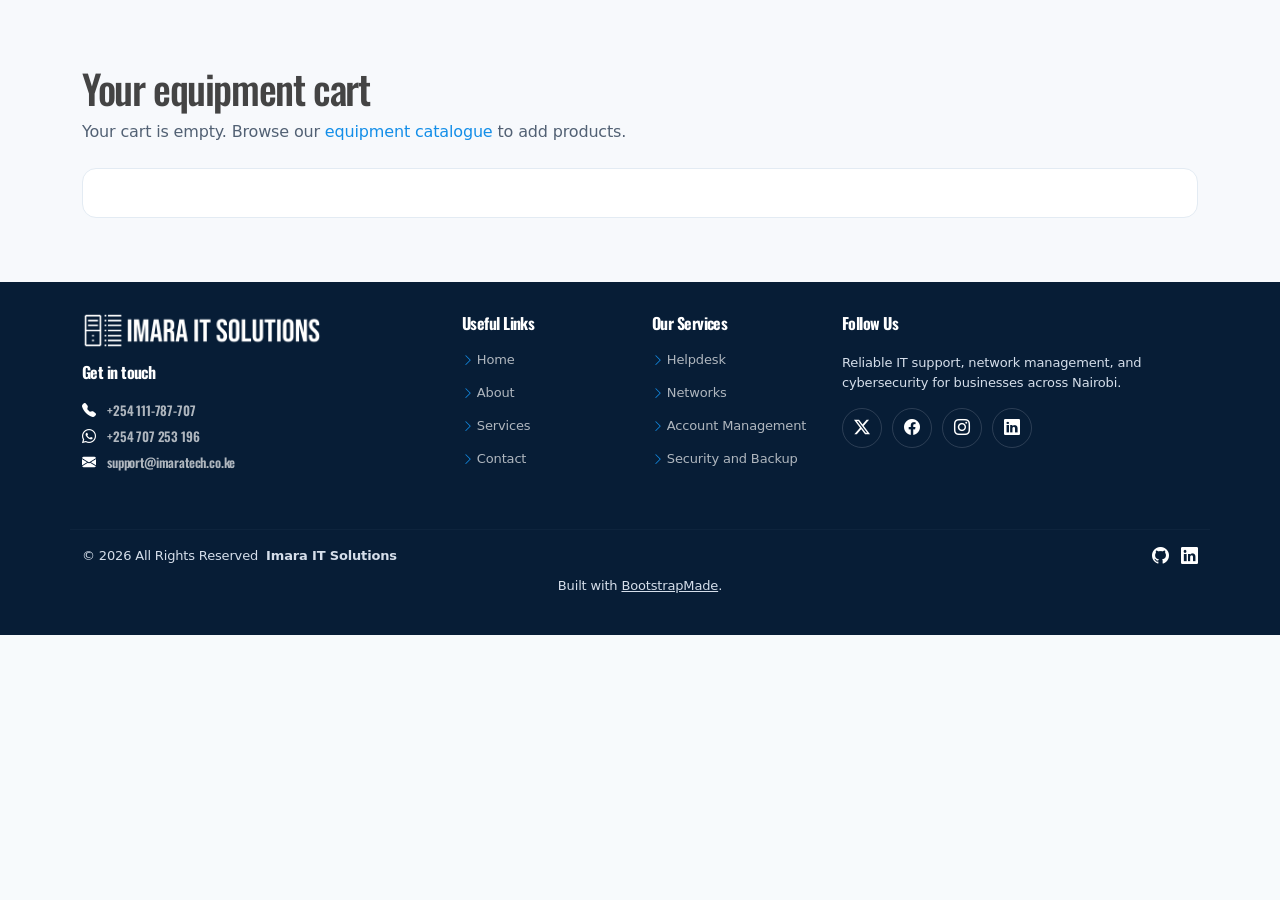
<file: cart.html>
<!doctype html><html lang="en"><head><meta charset="utf-8"><meta name="viewport" content="width=device-width,initial-scale=1"><title>Cart | Imara IT Solutions</title><link rel="icon" href="assets/img/favicon.svg" type="image/svg+xml"><link rel="icon" href="assets/img/favicon.ico" sizes="any"><link rel="icon" type="image/png" sizes="32x32" href="assets/img/favicon-32x32.png"><link rel="icon" type="image/png" sizes="16x16" href="assets/img/favicon-16x16.png"><link rel="apple-touch-icon" href="assets/img/apple-touch-icon.png"><link rel="stylesheet" href="assets/vendor/bootstrap/css/bootstrap.min.css"><link rel="stylesheet" href="assets/vendor/bootstrap-icons/bootstrap-icons.css"><link rel="stylesheet" href="assets/css/main.css"></head><body><main><section class="section"><div class="container"><h1>Your equipment cart</h1><div id="cart-items"></div><div id="summary" class="cart-summary mt-4"></div><div id="checkout" class="contact-card mt-4" hidden><h2>Checkout</h2><form id="checkout-form" class="row g-3"><input class="col-md-6" name="name" placeholder="Full name" required><input class="col-md-6" name="phone" placeholder="Phone number" required><select class="col-md-6" name="payment" required><option value="">Payment method</option><option>M-Pesa</option><option>Bank transfer</option><option>Pay on delivery</option></select><textarea class="col-12" name="notes" placeholder="Delivery notes"></textarea><button class="btn btn-primary" type="submit">Confirm order</button></form><p id="confirmation" class="sent-message mt-3"></p></div></div></section></main><script src="assets/js/products.js"></script><script src="assets/js/cart.js"></script><script>
(function(){const items=document.querySelector("#cart-items"),sum=document.querySelector("#summary"),checkout=document.querySelector("#checkout"),money=ImaraCart.money;function render(){const c=ImaraCart.get();if(!c.length){items.innerHTML="<p>Your cart is empty. Browse our <a href='equipment.html'>equipment catalogue</a> to add products.</p>";sum.innerHTML="";return;}let sub=c.reduce((a,x)=>a+x.price*x.quantity,0),vat=Math.round(sub*.16);items.innerHTML=c.map(x=>`<div class="d-flex align-items-center gap-3 border-bottom py-3"><img src="${x.image}" alt="${x.name}" width="64" height="64"><div class="flex-grow-1"><strong>${x.name}</strong><p class="mb-0">${money(x.price)}</p></div><input data-qty="${x.id}" type="number" min="1" value="${x.quantity}" style="width:70px"><button data-remove="${x.id}" class="btn btn-sm btn-outline-danger">Remove</button></div>`).join("");sum.innerHTML=`<p>Subtotal: <strong>${money(sub)}</strong></p><p>VAT (16%): <strong>${money(vat)}</strong></p><h2>Total: ${money(sub+vat)}</h2><button id="checkout-button" class="btn btn-primary">Proceed to checkout</button>`;checkout.hidden=false;document.querySelector("#checkout-button").onclick=()=>checkout.hidden=false;document.querySelectorAll("[data-qty]").forEach(e=>e.onchange=()=>{let n=ImaraCart.get().find(x=>x.id===e.dataset.qty);n.quantity=Math.max(1,Number(e.value));ImaraCart.save(ImaraCart.get());render();});document.querySelectorAll("[data-remove]").forEach(e=>e.onclick=()=>{ImaraCart.save(ImaraCart.get().filter(x=>x.id!==e.dataset.remove));render();});}document.querySelector("#checkout-form").onsubmit=e=>{e.preventDefault();document.querySelector("#confirmation").textContent="Order received. Imara will confirm stock, delivery, and payment instructions shortly.";document.querySelector("#confirmation").style.display="block";localStorage.removeItem("imaraCart");render();};render();})();
</script>  <footer id="footer" class="footer">

    <div class="container footer-top">
      <div class="row gy-4">
        <div class="col-lg-4 col-md-6 footer-about">
          <a href="index.html" class="footer-logo d-flex align-items-center">
            <img src="assets/img/download.png" alt="Imara IT Solutions">
          </a>
          <div class="footer-contact pt-3">
            <h4>Get in touch</h4>
            <p><i class="bi bi-telephone-fill"></i> <a href="tel:+254111787707">+254 111-787-707</a></p>
            <p><i class="bi bi-whatsapp"></i> <a href="https://wa.me/254707253196" target="_blank" rel="noopener">+254 707 253 196</a></p>
            <p><i class="bi bi-envelope-fill"></i> <a href="mailto:support@imaratech.co.ke">support@imaratech.co.ke</a></p>
          </div>
        </div>

        <div class="col-lg-2 col-md-3 footer-links">
          <h4>Useful Links</h4>
          <ul>
            <li><i class="bi bi-chevron-right"></i> <a href="index.html#hero">Home</a></li>
            <li><i class="bi bi-chevron-right"></i> <a href="index.html#about">About</a></li>
            <li><i class="bi bi-chevron-right"></i> <a href="index.html#services">Services</a></li>
            <li><i class="bi bi-chevron-right"></i> <a href="contact.html">Contact</a></li>
          </ul>
        </div>

        <div class="col-lg-2 col-md-3 footer-links">
          <h4>Our Services</h4>
          <ul>
            <li><i class="bi bi-chevron-right"></i> <a href="index.html#services">Helpdesk</a></li>
            <li><i class="bi bi-chevron-right"></i> <a href="index.html#services">Networks</a></li>
            <li><i class="bi bi-chevron-right"></i> <a href="index.html#services">Account Management</a></li>
            <li><i class="bi bi-chevron-right"></i> <a href="index.html#services">Security and Backup</a></li>
          </ul>
        </div>

        <div class="col-lg-4 col-md-12">
          <h4>Follow Us</h4>
          <p>Reliable IT support, network management, and cybersecurity for businesses across Nairobi.</p>
          <div class="social-links d-flex">
            <a href=""><i class="bi bi-twitter-x"></i></a>
            <a href=""><i class="bi bi-facebook"></i></a>
            <a href=""><i class="bi bi-instagram"></i></a>
            <a href="https://www.linkedin.com/in/wangari-magdaline/" target="_blank" rel="noopener"><i class="bi bi-linkedin"></i></a>
          </div>
        </div>

      </div>
    </div>

    <div class="container copyright mt-4">
      <div class="copyright-row">
        <p>© 2026 <span>All Rights Reserved</span> <strong class="px-1 sitename">Imara IT Solutions</strong></p>
        <div class="copyright-social">
          <a href="https://github.com/1magdalene/Imara" aria-label="GitHub" target="_blank" rel="noopener"><i class="bi bi-github"></i></a>
          <a href="https://www.linkedin.com/in/wangari-magdaline/" aria-label="LinkedIn" target="_blank" rel="noopener"><i class="bi bi-linkedin"></i></a>
        </div>
      </div>
      <div class="credits">
        <span class="footer-template-link">Built with <a href="https://bootstrapmade.com/" target="_blank" rel="noopener">BootstrapMade</a>.</span>
      </div>
    </div>

  </footer></body></html>
</file>
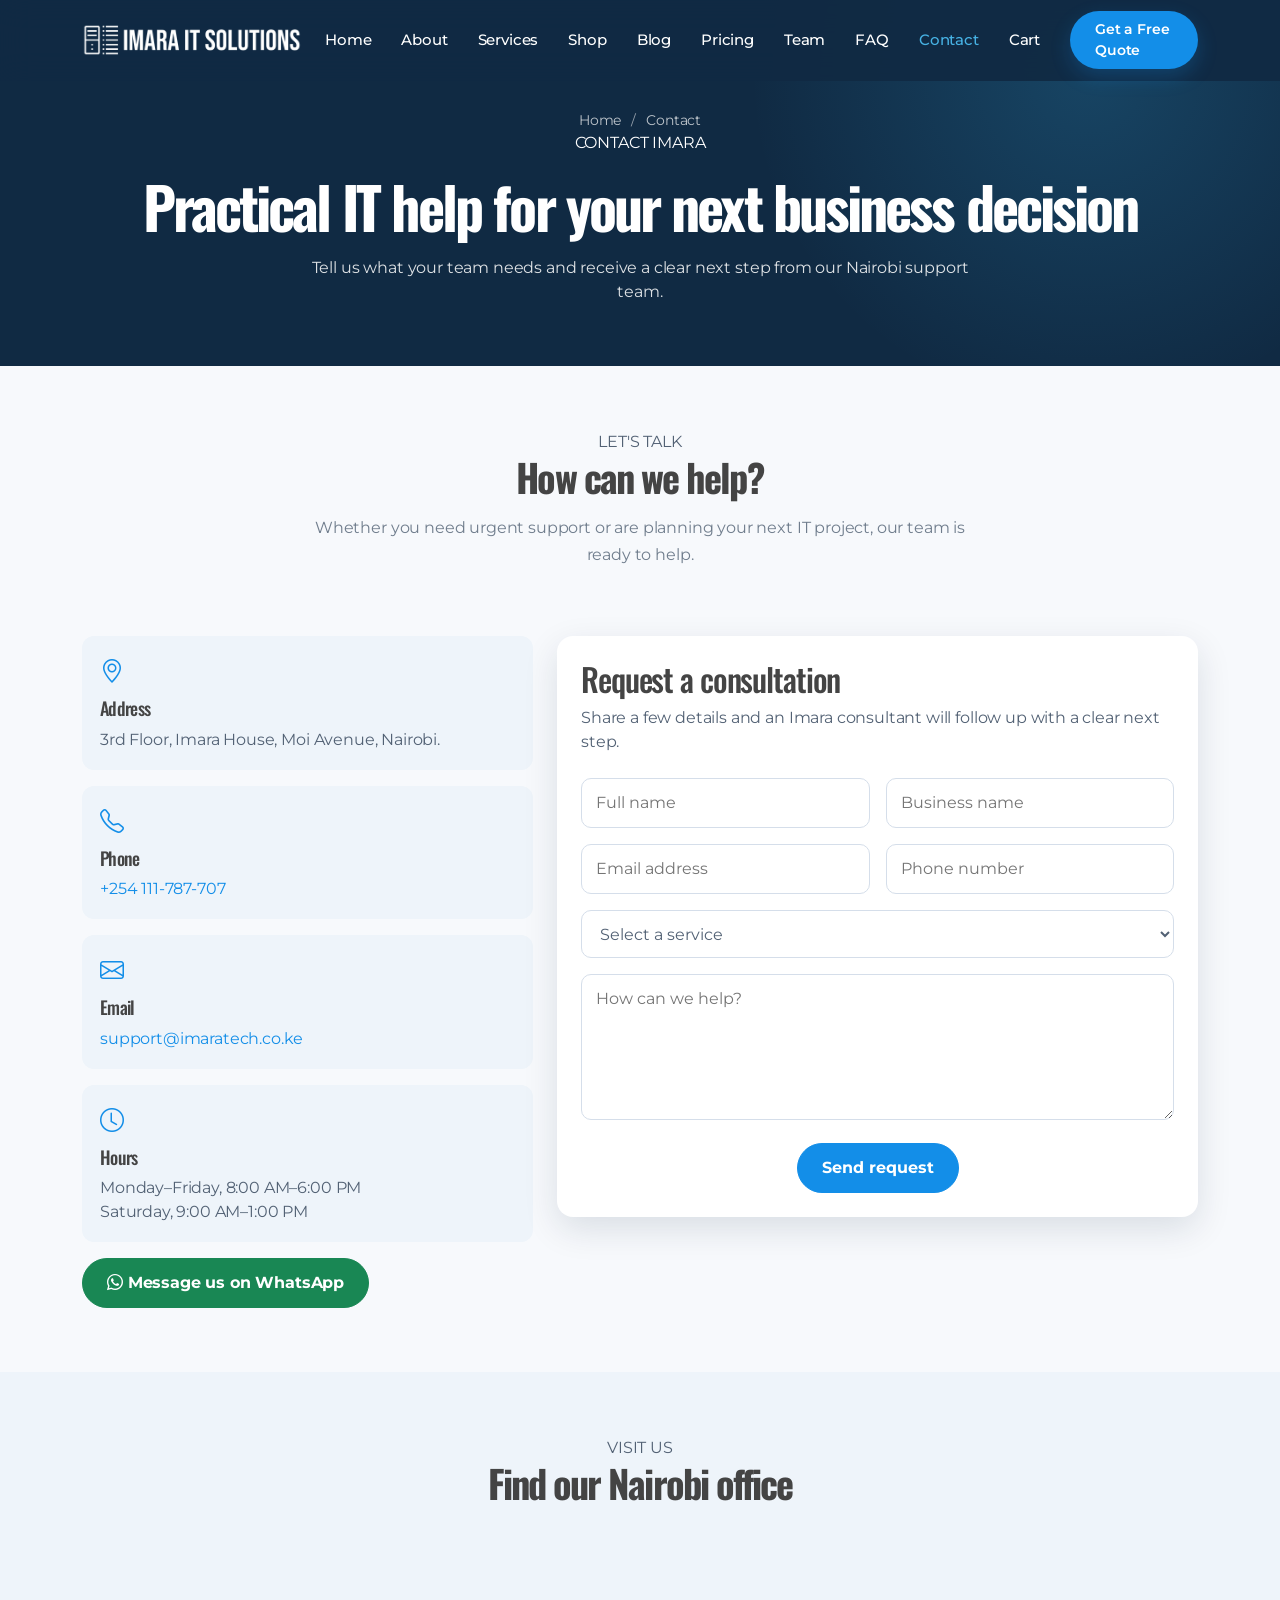
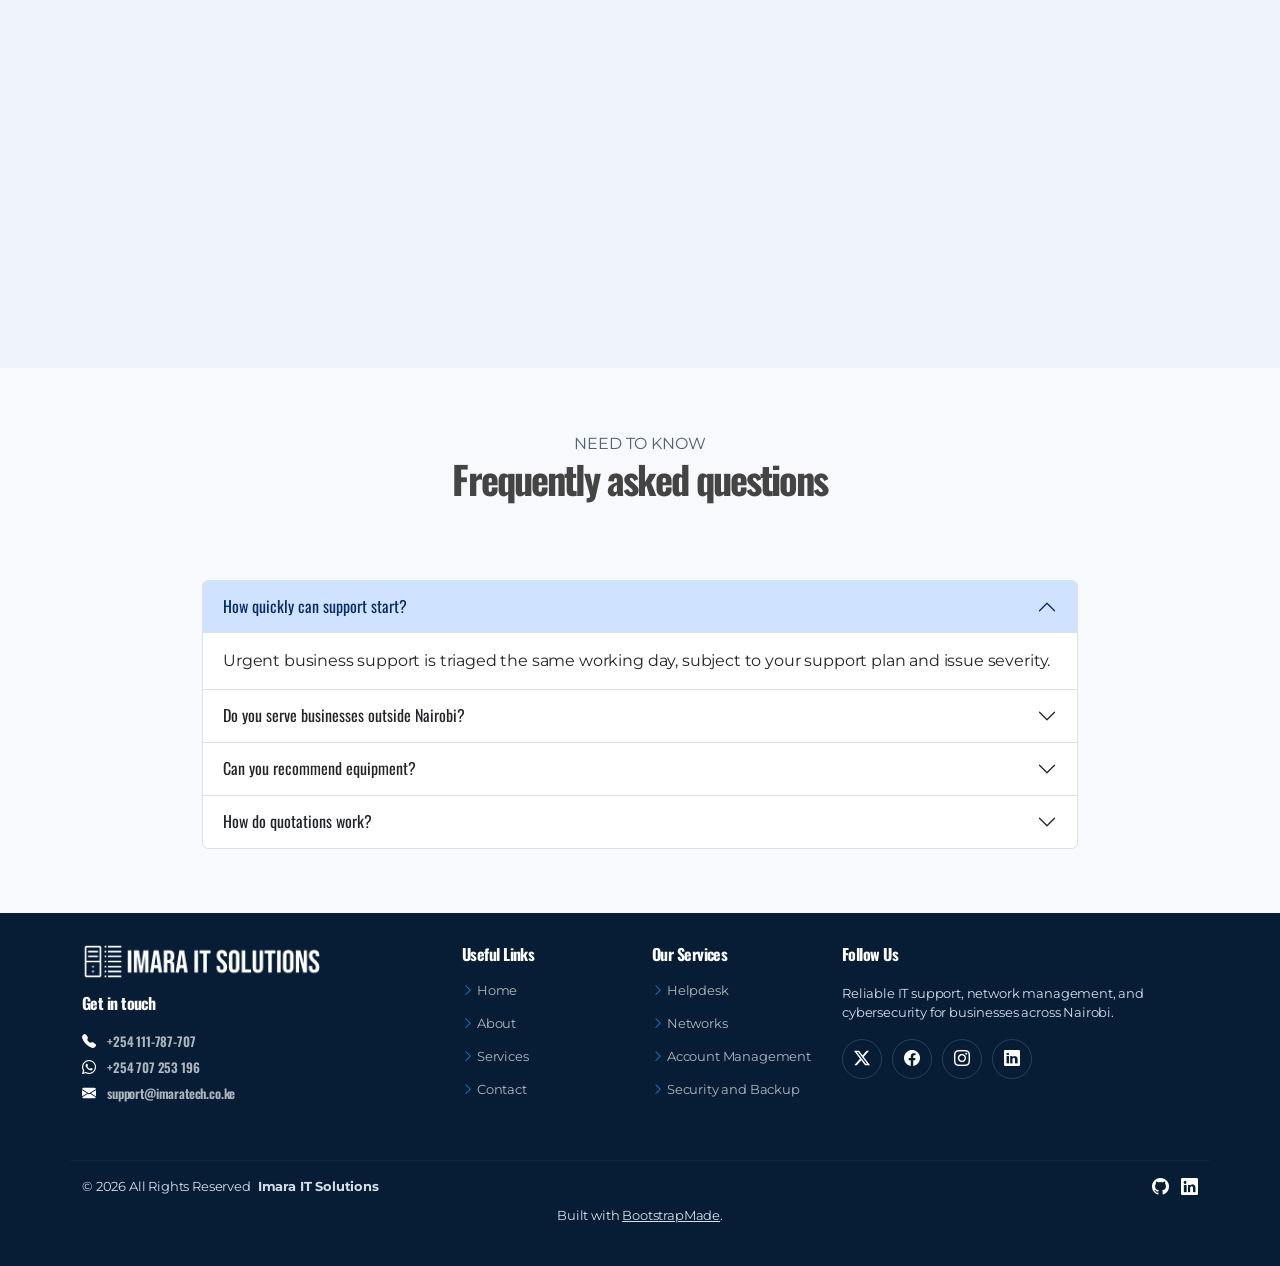
<file: contact.html>
<!DOCTYPE html>
<html lang="en">

<head>
  <meta charset="utf-8">
  <meta content="width=device-width, initial-scale=1.0" name="viewport">
  <title>Contact Imara IT Solutions | IT Support in Nairobi</title>
  <meta name="description" content="Contact Imara IT Solutions for reliable IT support, network setup, cybersecurity, and equipment supply in Nairobi.">
  <link rel="icon" href="assets/img/favicon.svg" type="image/svg+xml">
  <link rel="icon" href="assets/img/favicon.ico" sizes="any">
  <link rel="icon" type="image/png" sizes="32x32" href="assets/img/favicon-32x32.png">
  <link rel="icon" type="image/png" sizes="16x16" href="assets/img/favicon-16x16.png">
  <link rel="apple-touch-icon" href="assets/img/apple-touch-icon.png">
  <link href="https://fonts.googleapis.com" rel="preconnect">
  <link href="https://fonts.googleapis.com" rel="preconnect" crossorigin>
  <link href="https://fonts.googleapis.com/css2?family=Montserrat:wght@400;500;600;700;800&display=swap" rel="stylesheet">
  <link href="assets/vendor/bootstrap/css/bootstrap.min.css" rel="stylesheet">
  <link href="assets/vendor/bootstrap-icons/bootstrap-icons.css" rel="stylesheet">
  <link href="assets/css/main.css" rel="stylesheet">
</head>

<body class="contact-page">

  <header id="header" class="header d-flex align-items-center fixed-top">
    <div class="container-fluid container-xl position-relative d-flex align-items-center">
      <a href="index.html" class="logo d-flex align-items-center me-auto">
        <img src="assets/img/download.png" alt="Imara IT Solutions">
      </a>
      <nav id="navmenu" class="navmenu">
        <ul>
          <li><a href="index.html">Home</a></li>
          <li><a href="index.html#about">About</a></li>
          <li><a href="index.html#services">Services</a></li>
          <li><a href="equipment.html">Shop</a></li>
          <li><a href="blog.html">Blog</a></li>
          <li><a href="index.html#pricing">Pricing</a></li>
          <li><a href="index.html#team">Team</a></li>
          <li><a href="index.html#faq">FAQ</a></li>
          <li><a href="contact.html" class="active">Contact</a></li>
        </ul>
        <i class="mobile-nav-toggle d-xl-none bi bi-list"></i>
      </nav>
      <a class="btn-getstarted" href="#contact-form">Get a Free Quote</a>
    </div>
  </header>

  <main class="main">
    <div class="page-title contact-page-title">
      <div class="container text-center">
        <nav class="breadcrumbs" aria-label="Breadcrumb">
          <ol class="justify-content-center">
            <li><a href="index.html">Home</a></li>
            <li class="current">Contact</li>
          </ol>
        </nav>
        <span class="section-eyebrow">CONTACT IMARA</span>
        <h1>Practical IT help for your next business decision</h1>
        <p>Tell us what your team needs and receive a clear next step from our Nairobi support team.</p>
      </div>
    </div>

    <section class="section contact-section">
      <div class="container">
        <div class="section-title text-center">
          <span class="section-eyebrow">LET'S TALK</span>
          <h2>How can we help?</h2>
          <p>Whether you need urgent support or are planning your next IT project, our team is ready to help.</p>
        </div>
        <div class="row gy-4 align-items-stretch">
          <div class="col-lg-5">
            <div class="contact-info-card">
              <i class="bi bi-geo-alt" aria-hidden="true"></i>
              <h3>Address</h3>
              <p>3rd Floor, Imara House, Moi Avenue, Nairobi.</p>
            </div>
            <div class="contact-info-card">
              <i class="bi bi-telephone" aria-hidden="true"></i>
              <h3>Phone</h3>
              <p><a href="tel:+254111787707">+254 111-787-707</a></p>
            </div>
            <div class="contact-info-card">
              <i class="bi bi-envelope" aria-hidden="true"></i>
              <h3>Email</h3>
              <p><a href="mailto:support@imaratech.co.ke">support@imaratech.co.ke</a></p>
            </div>
            <div class="contact-info-card">
              <i class="bi bi-clock" aria-hidden="true"></i>
              <h3>Hours</h3>
              <p>Monday–Friday, 8:00 AM–6:00 PM<br>Saturday, 9:00 AM–1:00 PM</p>
            </div>
            <a class="btn contact-action" href="https://wa.me/254707253196" target="_blank" rel="noopener">
              <i class="bi bi-whatsapp" aria-hidden="true"></i> Message us on WhatsApp
            </a>
          </div>

          <div class="col-lg-7">
            <div class="contact-card">
              <h2>Request a consultation</h2>
              <p>Share a few details and an Imara consultant will follow up with a clear next step.</p>
              <form id="contact-form" class="contact-form row g-3">
                <div class="col-md-6"><label class="visually-hidden" for="contact-name">Full name</label><input id="contact-name" name="name" placeholder="Full name" required></div>
                <div class="col-md-6"><label class="visually-hidden" for="contact-business">Business name</label><input id="contact-business" name="business" placeholder="Business name" required></div>
                <div class="col-md-6"><label class="visually-hidden" for="contact-email">Email address</label><input id="contact-email" type="email" name="email" placeholder="Email address" required></div>
                <div class="col-md-6"><label class="visually-hidden" for="contact-phone">Phone number</label><input id="contact-phone" name="phone" placeholder="Phone number" required></div>
                <div class="col-12"><label class="visually-hidden" for="contact-service">Select a service</label><select id="contact-service" name="service" required><option value="">Select a service</option><option>IT support</option><option>Network setup</option><option>Cybersecurity</option><option>Backup and recovery</option><option>Equipment supply</option></select></div>
                <div class="col-12"><label class="visually-hidden" for="contact-message">How can we help?</label><textarea id="contact-message" name="message" rows="5" placeholder="How can we help?" required></textarea></div>
                <div class="col-12 text-center"><button class="btn contact-submit" type="submit">Send request</button></div>
                <p id="contact-success" class="sent-message text-center" hidden>Thanks. Your request is ready for an Imara consultant to follow up.</p>
              </form>
            </div>
          </div>
        </div>
      </div>
    </section>

    <section class="section contact-map light-background">
      <div class="container text-center">
        <div class="section-title">
          <span class="section-eyebrow">VISIT US</span>
          <h2>Find our Nairobi office</h2>
        </div>
        <iframe title="Imara IT Solutions location in Nairobi" loading="lazy" src="https://www.google.com/maps?q=Moi+Avenue+Nairobi&output=embed"></iframe>
      </div>
    </section>

    <section class="section">
      <div class="container contact-faq">
        <div class="section-title text-center">
          <span class="section-eyebrow">NEED TO KNOW</span>
          <h2>Frequently asked questions</h2>
        </div>
        <div class="accordion" id="contact-faq">
          <div class="accordion-item"><h3 class="accordion-header"><button class="accordion-button" data-bs-toggle="collapse" data-bs-target="#faq1">How quickly can support start?</button></h3><div id="faq1" class="accordion-collapse collapse show"><div class="accordion-body">Urgent business support is triaged the same working day, subject to your support plan and issue severity.</div></div></div>
          <div class="accordion-item"><h3 class="accordion-header"><button class="accordion-button collapsed" data-bs-toggle="collapse" data-bs-target="#faq2">Do you serve businesses outside Nairobi?</button></h3><div id="faq2" class="accordion-collapse collapse"><div class="accordion-body">Yes. Remote support and scheduled Kenya-wide deployments are available for suitable business environments.</div></div></div>
          <div class="accordion-item"><h3 class="accordion-header"><button class="accordion-button collapsed" data-bs-toggle="collapse" data-bs-target="#faq3">Can you recommend equipment?</button></h3><div id="faq3" class="accordion-collapse collapse"><div class="accordion-body">We match equipment to users, applications, security needs, budget, warranty, and future growth.</div></div></div>
          <div class="accordion-item"><h3 class="accordion-header"><button class="accordion-button collapsed" data-bs-toggle="collapse" data-bs-target="#faq4">How do quotations work?</button></h3><div id="faq4" class="accordion-collapse collapse"><div class="accordion-body">We confirm requirements, availability, delivery, VAT, warranty, and implementation before sending a clear quotation.</div></div></div>
        </div>
      </div>
    </section>
  </main>

  <footer id="footer" class="footer">
    <div class="container footer-top">
      <div class="row gy-4">
        <div class="col-lg-4 col-md-6 footer-about">
          <a href="index.html" class="footer-logo d-flex align-items-center"><img src="assets/img/download.png" alt="Imara IT Solutions"></a>
          <div class="footer-contact pt-3">
            <h4>Get in touch</h4>
            <p><i class="bi bi-telephone-fill"></i> <a href="tel:+254111787707">+254 111-787-707</a></p>
            <p><i class="bi bi-whatsapp"></i> <a href="https://wa.me/254707253196" target="_blank" rel="noopener">+254 707 253 196</a></p>
            <p><i class="bi bi-envelope-fill"></i> <a href="mailto:support@imaratech.co.ke">support@imaratech.co.ke</a></p>
          </div>
        </div>
        <div class="col-lg-2 col-md-3 footer-links"><h4>Useful Links</h4><ul><li><i class="bi bi-chevron-right"></i> <a href="index.html#hero">Home</a></li><li><i class="bi bi-chevron-right"></i> <a href="index.html#about">About</a></li><li><i class="bi bi-chevron-right"></i> <a href="index.html#services">Services</a></li><li><i class="bi bi-chevron-right"></i> <a href="contact.html">Contact</a></li></ul></div>
        <div class="col-lg-2 col-md-3 footer-links"><h4>Our Services</h4><ul><li><i class="bi bi-chevron-right"></i> <a href="index.html#services">Helpdesk</a></li><li><i class="bi bi-chevron-right"></i> <a href="index.html#services">Networks</a></li><li><i class="bi bi-chevron-right"></i> <a href="index.html#services">Account Management</a></li><li><i class="bi bi-chevron-right"></i> <a href="index.html#services">Security and Backup</a></li></ul></div>
        <div class="col-lg-4 col-md-12"><h4>Follow Us</h4><p>Reliable IT support, network management, and cybersecurity for businesses across Nairobi.</p><div class="social-links d-flex"><a href="" aria-label="Twitter"><i class="bi bi-twitter-x"></i></a><a href="" aria-label="Facebook"><i class="bi bi-facebook"></i></a><a href="" aria-label="Instagram"><i class="bi bi-instagram"></i></a><a href="https://www.linkedin.com/in/wangari-magdaline/" target="_blank" rel="noopener" aria-label="LinkedIn"><i class="bi bi-linkedin"></i></a></div></div>
      </div>
    </div>
    <div class="container copyright mt-4"><div class="copyright-row"><p>© 2026 <span>All Rights Reserved</span> <strong class="px-1 sitename">Imara IT Solutions</strong></p><div class="copyright-social"><a href="https://github.com/1magdalene/Imara" aria-label="GitHub" target="_blank" rel="noopener"><i class="bi bi-github"></i></a><a href="https://www.linkedin.com/in/wangari-magdaline/" aria-label="LinkedIn" target="_blank" rel="noopener"><i class="bi bi-linkedin"></i></a></div></div><div class="credits"><span class="footer-template-link">Built with <a href="https://bootstrapmade.com/" target="_blank" rel="noopener">BootstrapMade</a>.</span></div></div>
  </footer>

  <script src="assets/vendor/bootstrap/js/bootstrap.bundle.min.js"></script>
  <script src="assets/js/main.js"></script>
  <script>
    document.querySelector("#contact-form").addEventListener("submit", (event) => {
      event.preventDefault();
      document.querySelector("#contact-success").hidden = false;
      event.target.reset();
    });
  </script>
</body>
</html>
</file>
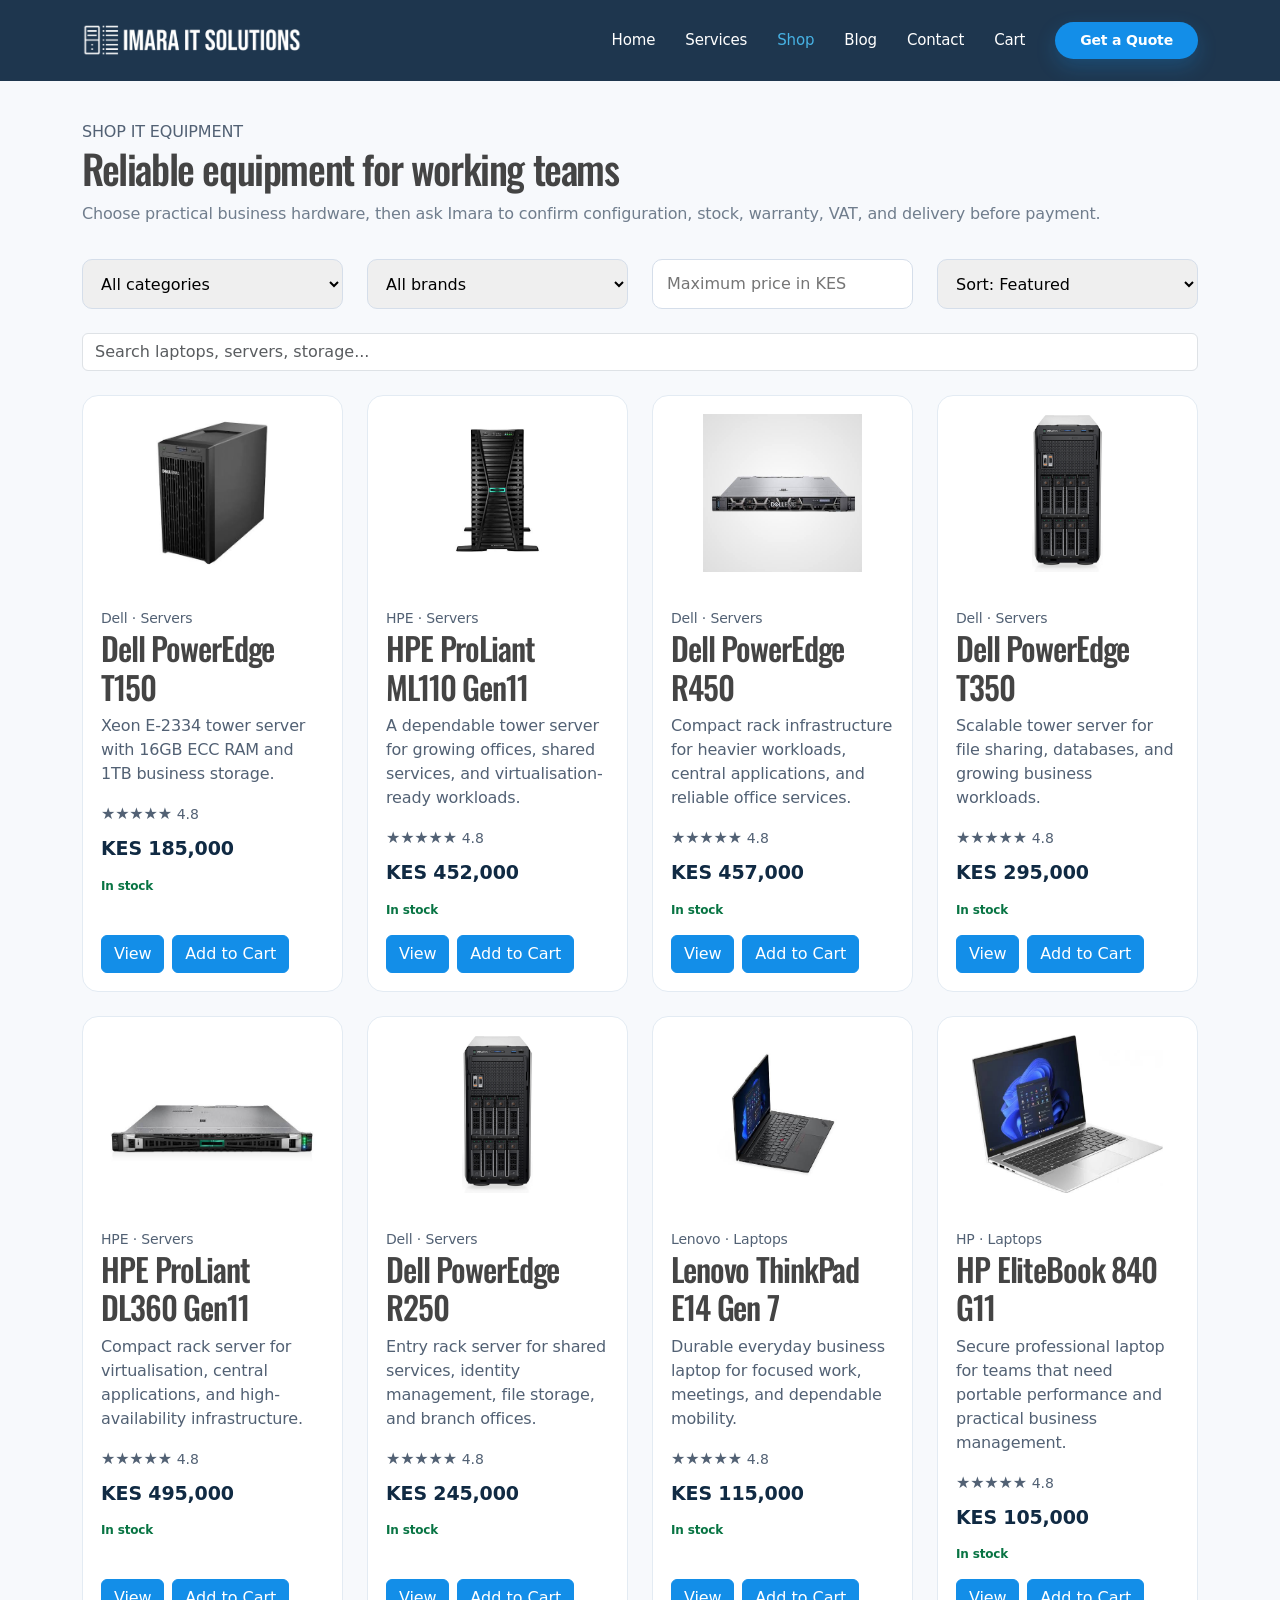
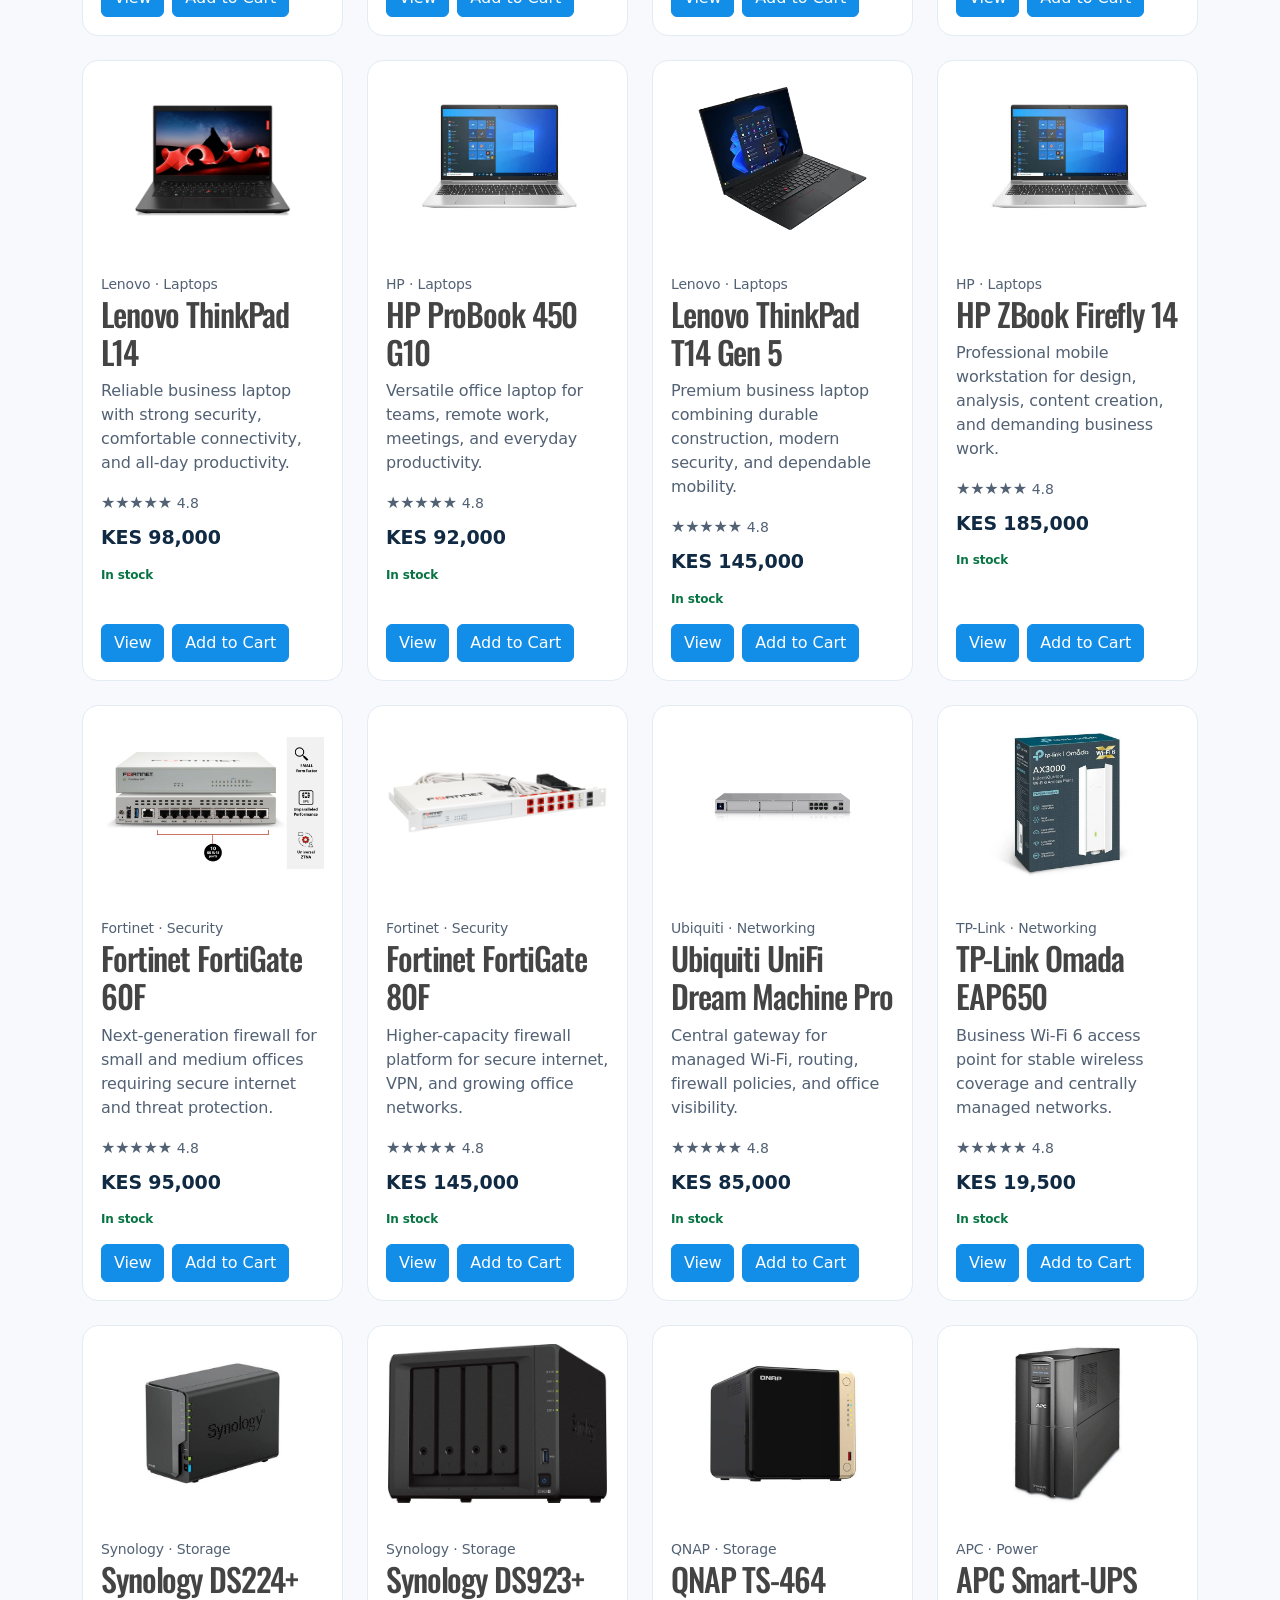
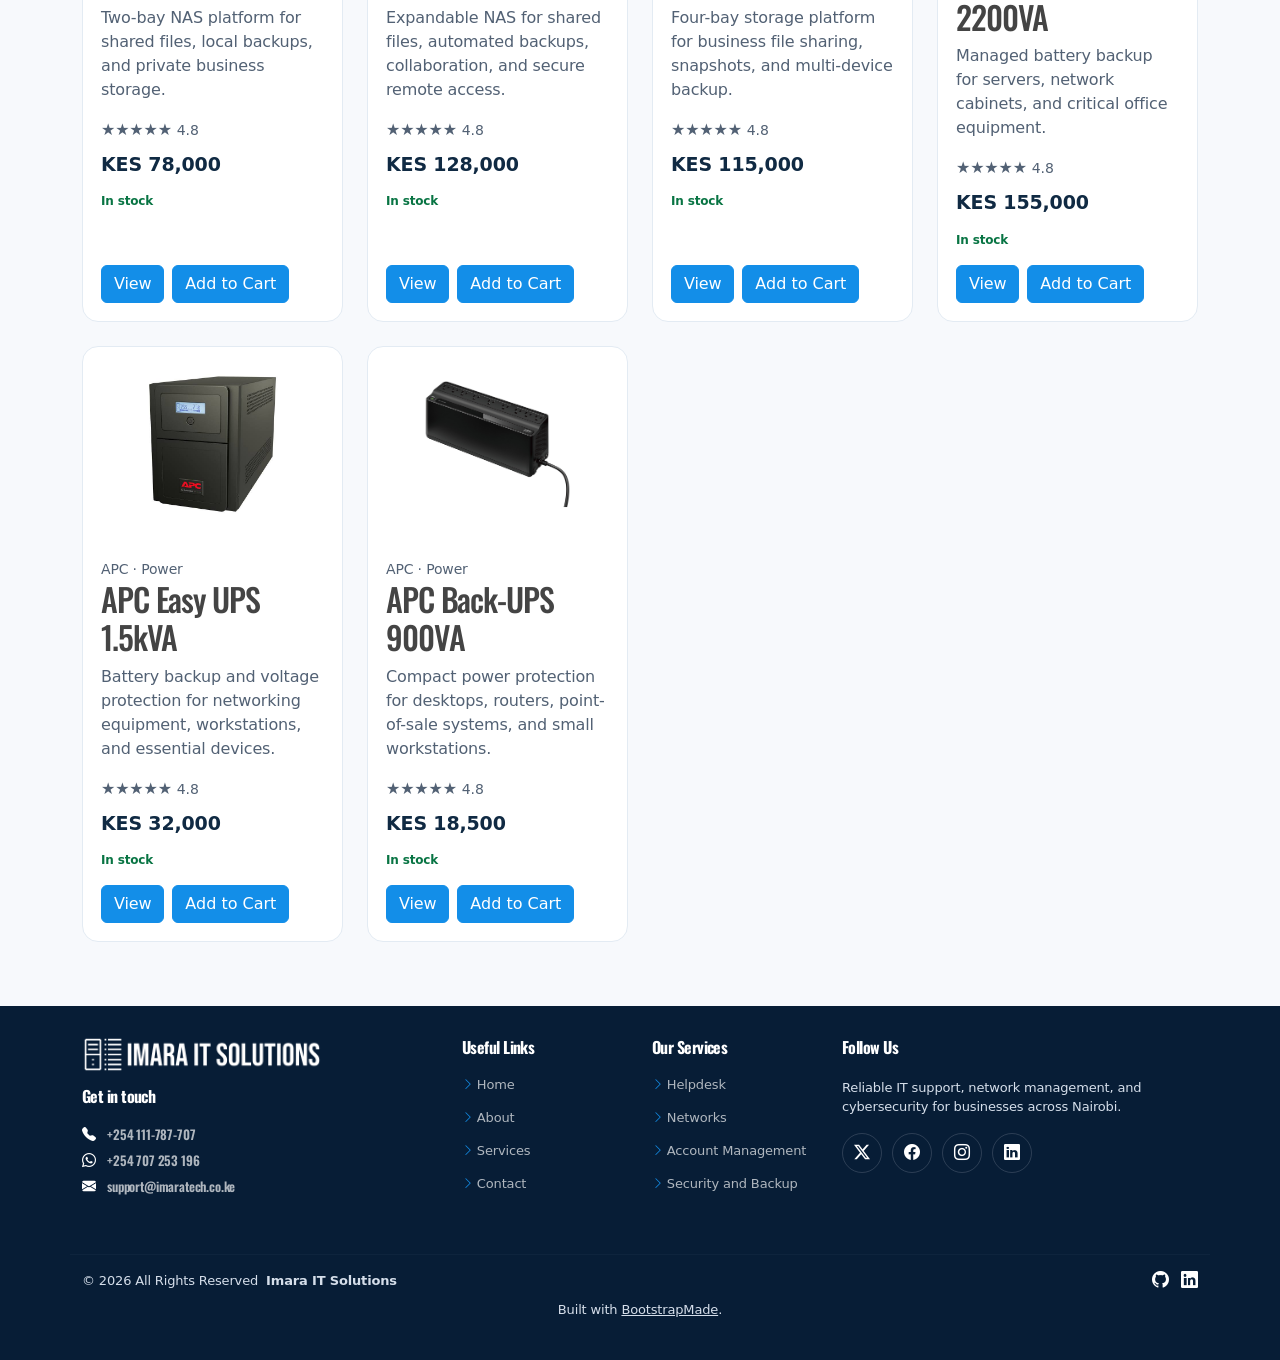
<file: equipment.html>
<!doctype html>
<html lang="en">
<head>
  <meta charset="utf-8"><meta name="viewport" content="width=device-width, initial-scale=1">
  <title>IT Equipment | Imara IT Solutions</title>
  <meta name="description" content="Business laptops, servers, networking, security, storage, and power equipment supplied by Imara IT Solutions in Nairobi.">
  <link rel="icon" href="assets/img/favicon.svg" type="image/svg+xml"><link rel="icon" href="assets/img/favicon.ico" sizes="any"><link rel="icon" type="image/png" sizes="32x32" href="assets/img/favicon-32x32.png"><link rel="icon" type="image/png" sizes="16x16" href="assets/img/favicon-16x16.png"><link rel="apple-touch-icon" href="assets/img/apple-touch-icon.png">
  <link rel="stylesheet" href="assets/vendor/bootstrap/css/bootstrap.min.css"><link rel="stylesheet" href="assets/vendor/bootstrap-icons/bootstrap-icons.css"><link rel="stylesheet" href="assets/css/main.css">
</head>
<body class="equipment-page">
  <header id="header" class="header d-flex align-items-center fixed-top"><div class="container-xl d-flex align-items-center">
    <a class="logo me-auto" href="index.html"><img src="assets/img/download.png" alt="Imara IT Solutions logo" width="220" height="30"></a>
    <nav id="navmenu" class="navmenu"><ul><li><a href="index.html">Home</a></li><li><a href="index.html#services">Services</a></li><li><a class="active" href="equipment.html">Shop</a></li><li><a href="blog.html">Blog</a></li><li><a href="contact.html">Contact</a></li><li><a class="cart-link" href="cart.html">Cart <span class="cart-count" data-cart-count hidden>0</span></a></li></ul><i class="mobile-nav-toggle d-xl-none bi bi-list"></i></nav>
    <a class="btn-getstarted" href="contact.html">Get a Quote</a>
  </div></header>
  <main>
    <section class="equipment-catalog section"><div class="container">
      <div class="section-title"><span class="eyebrow">SHOP IT EQUIPMENT</span><h1>Reliable equipment for working teams</h1><p>Choose practical business hardware, then ask Imara to confirm configuration, stock, warranty, VAT, and delivery before payment.</p></div>
      <div class="shop-filters" aria-label="Product filters"><select id="category-filter" aria-label="Filter by category"><option value="">All categories</option></select><select id="brand-filter" aria-label="Filter by brand"><option value="">All brands</option></select><input id="price-filter" type="number" min="0" placeholder="Maximum price in KES" aria-label="Maximum price"><select id="sort-products" aria-label="Sort products"><option value="featured">Sort: Featured</option><option value="low">Price: Low to high</option><option value="high">Price: High to low</option><option value="name">Name: A to Z</option></select></div>
      <div class="mb-4"><input id="product-search" class="form-control" type="search" placeholder="Search laptops, servers, storage..." aria-label="Search products"></div>
      <div id="product-grid" class="product-grid"></div>
      <p id="empty-products" hidden>No products match those filters. Try a broader search or contact Imara for a sourcing request.</p>
    </div></section>
  </main>
    <footer id="footer" class="footer">

    <div class="container footer-top">
      <div class="row gy-4">
        <div class="col-lg-4 col-md-6 footer-about">
          <a href="index.html" class="footer-logo d-flex align-items-center">
            <img src="assets/img/download.png" alt="Imara IT Solutions">
          </a>
          <div class="footer-contact pt-3">
            <h4>Get in touch</h4>
            <p><i class="bi bi-telephone-fill"></i> <a href="tel:+254111787707">+254 111-787-707</a></p>
            <p><i class="bi bi-whatsapp"></i> <a href="https://wa.me/254707253196" target="_blank" rel="noopener">+254 707 253 196</a></p>
            <p><i class="bi bi-envelope-fill"></i> <a href="mailto:support@imaratech.co.ke">support@imaratech.co.ke</a></p>
          </div>
        </div>

        <div class="col-lg-2 col-md-3 footer-links">
          <h4>Useful Links</h4>
          <ul>
            <li><i class="bi bi-chevron-right"></i> <a href="index.html#hero">Home</a></li>
            <li><i class="bi bi-chevron-right"></i> <a href="index.html#about">About</a></li>
            <li><i class="bi bi-chevron-right"></i> <a href="index.html#services">Services</a></li>
            <li><i class="bi bi-chevron-right"></i> <a href="contact.html">Contact</a></li>
          </ul>
        </div>

        <div class="col-lg-2 col-md-3 footer-links">
          <h4>Our Services</h4>
          <ul>
            <li><i class="bi bi-chevron-right"></i> <a href="index.html#services">Helpdesk</a></li>
            <li><i class="bi bi-chevron-right"></i> <a href="index.html#services">Networks</a></li>
            <li><i class="bi bi-chevron-right"></i> <a href="index.html#services">Account Management</a></li>
            <li><i class="bi bi-chevron-right"></i> <a href="index.html#services">Security and Backup</a></li>
          </ul>
        </div>

        <div class="col-lg-4 col-md-12">
          <h4>Follow Us</h4>
          <p>Reliable IT support, network management, and cybersecurity for businesses across Nairobi.</p>
          <div class="social-links d-flex">
            <a href=""><i class="bi bi-twitter-x"></i></a>
            <a href=""><i class="bi bi-facebook"></i></a>
            <a href=""><i class="bi bi-instagram"></i></a>
            <a href="https://www.linkedin.com/in/wangari-magdaline/" target="_blank" rel="noopener"><i class="bi bi-linkedin"></i></a>
          </div>
        </div>

      </div>
    </div>

    <div class="container copyright mt-4">
      <div class="copyright-row">
        <p>© 2026 <span>All Rights Reserved</span> <strong class="px-1 sitename">Imara IT Solutions</strong></p>
        <div class="copyright-social">
          <a href="https://github.com/1magdalene/Imara" aria-label="GitHub" target="_blank" rel="noopener"><i class="bi bi-github"></i></a>
          <a href="https://www.linkedin.com/in/wangari-magdaline/" aria-label="LinkedIn" target="_blank" rel="noopener"><i class="bi bi-linkedin"></i></a>
        </div>
      </div>
      <div class="credits">
        <span class="footer-template-link">Built with <a href="https://bootstrapmade.com/" target="_blank" rel="noopener">BootstrapMade</a>.</span>
      </div>
    </div>

  </footer>
  <script src="assets/js/products.js"></script><script src="assets/js/cart.js"></script><script src="assets/js/main.js"></script>
  <script>
    (function () {
      const grid=document.querySelector("#product-grid"), search=document.querySelector("#product-search"), category=document.querySelector("#category-filter"), brand=document.querySelector("#brand-filter"), price=document.querySelector("#price-filter"), sort=document.querySelector("#sort-products"), empty=document.querySelector("#empty-products");
      const money=n=>"KES "+n.toLocaleString("en-KE");
      [...new Set(ImaraProducts.map(p=>p.category))].forEach(v=>category.insertAdjacentHTML("beforeend",`<option>${v}</option>`));
      [...new Set(ImaraProducts.map(p=>p.brand))].sort().forEach(v=>brand.insertAdjacentHTML("beforeend",`<option>${v}</option>`));
      function render(){let q=search.value.toLowerCase(), list=ImaraProducts.filter(p=>(!q||`${p.name} ${p.brand} ${p.category}`.toLowerCase().includes(q))&&(!category.value||p.category===category.value)&&(!brand.value||p.brand===brand.value)&&(!price.value||p.price<=Number(price.value))); if(sort.value==="low")list.sort((a,b)=>a.price-b.price);if(sort.value==="high")list.sort((a,b)=>b.price-a.price);if(sort.value==="name")list.sort((a,b)=>a.name.localeCompare(b.name));grid.innerHTML=list.map(p=>`<article class="shop-card"><img src="${p.image}" alt="${p.name}" width="640" height="480" loading="lazy"><div class="shop-card-body"><small>${p.brand} · ${p.category}</small><h2>${p.name}</h2><p>${p.description}</p><span>★★★★★ <small>${p.rating}</small></span><strong class="product-price">${money(p.price)}</strong><span class="stock-badge">${p.stock}</span><div class="d-flex gap-2 mt-auto pt-3"><a class="btn btn-outline-primary" href="product.html?id=${p.id}">View</a><button class="btn btn-primary" data-add-to-cart="${p.id}">Add to Cart</button></div></div></article>`).join("");empty.hidden=list.length>0;}
      [search,category,brand,price,sort].forEach(el=>el.addEventListener("input",render));render();
    })();
  </script>
</body>
</html>
</file>
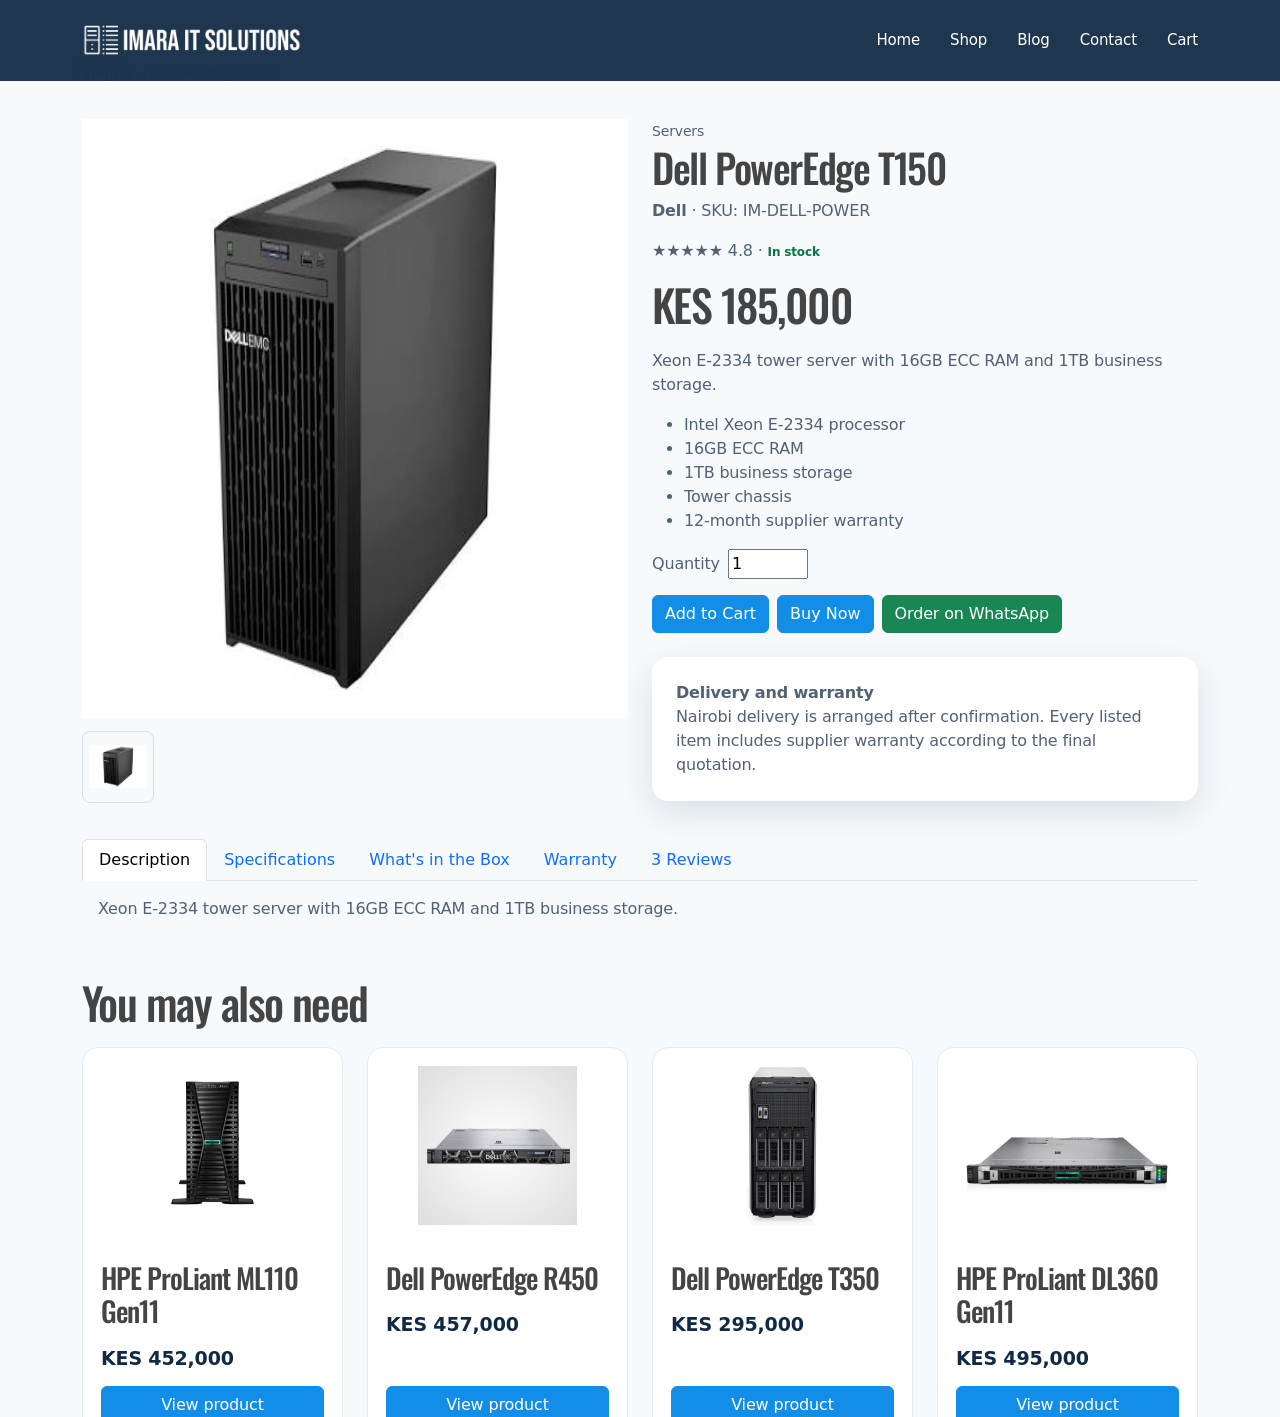
<file: product-details.html>
<!doctype html><html lang="en"><head><meta charset="utf-8"><meta http-equiv="refresh" content="0;url=product.html?id=dell-poweredge-t150"><link rel="canonical" href="product.html?id=dell-poweredge-t150"><link rel="icon" href="assets/img/favicon.svg" type="image/svg+xml"><link rel="icon" href="assets/img/favicon.ico" sizes="any"><link rel="icon" type="image/png" sizes="32x32" href="assets/img/favicon-32x32.png"><link rel="icon" type="image/png" sizes="16x16" href="assets/img/favicon-16x16.png"><link rel="apple-touch-icon" href="assets/img/apple-touch-icon.png"><title>Product details | Imara IT Solutions</title></head><body><p>Redirecting to <a href="product.html?id=dell-poweredge-t150">product details</a>.</p></body></html>
</file>
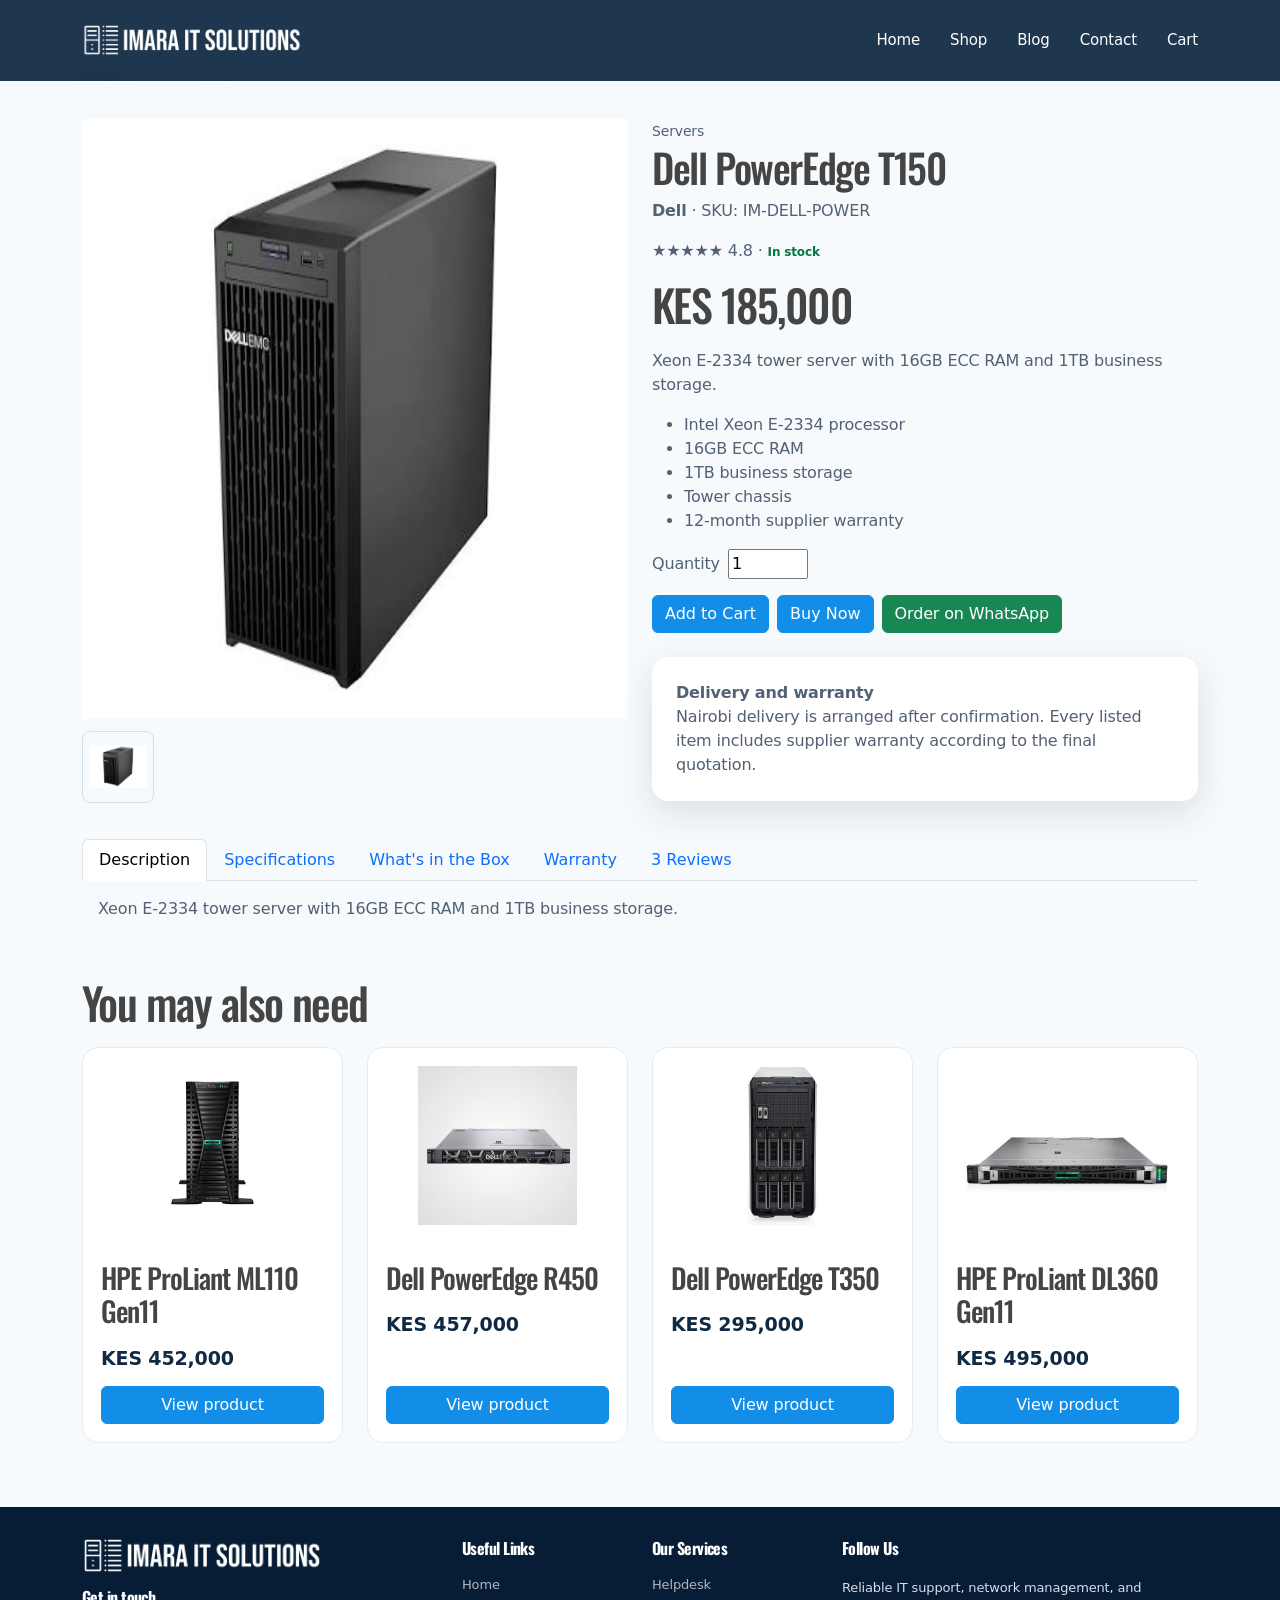
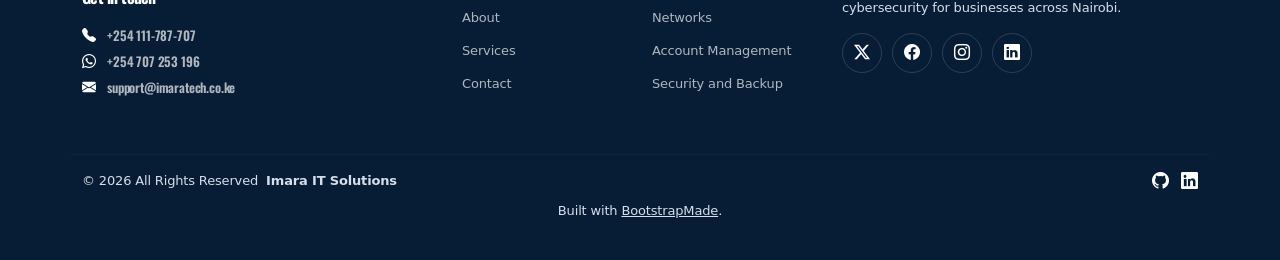
<file: product.html>
<!doctype html>
<html lang="en">
<head><meta charset="utf-8"><meta name="viewport" content="width=device-width, initial-scale=1"><title>Product | Imara IT Solutions</title><link rel="icon" href="assets/img/favicon.svg" type="image/svg+xml"><link rel="icon" href="assets/img/favicon.ico" sizes="any"><link rel="icon" type="image/png" sizes="32x32" href="assets/img/favicon-32x32.png"><link rel="icon" type="image/png" sizes="16x16" href="assets/img/favicon-16x16.png"><link rel="apple-touch-icon" href="assets/img/apple-touch-icon.png"><link rel="stylesheet" href="assets/vendor/bootstrap/css/bootstrap.min.css"><link rel="stylesheet" href="assets/vendor/bootstrap-icons/bootstrap-icons.css"><link rel="stylesheet" href="assets/css/main.css"></head>
<body class="product-details-page">
  <header id="header" class="header d-flex align-items-center fixed-top"><div class="container-xl d-flex align-items-center"><a class="logo me-auto" href="index.html"><img src="assets/img/download.png" alt="Imara IT Solutions logo" width="220" height="30"></a><nav id="navmenu" class="navmenu"><ul><li><a href="index.html">Home</a></li><li><a href="equipment.html">Shop</a></li><li><a href="blog.html">Blog</a></li><li><a href="contact.html">Contact</a></li><li><a class="cart-link" href="cart.html">Cart <span class="cart-count" data-cart-count hidden>0</span></a></li></ul><i class="mobile-nav-toggle d-xl-none bi bi-list"></i></nav></div></header>
  <main><section class="product-detail section"><div class="container"><nav class="product-breadcrumb"><a href="equipment.html">Shop</a> / <span id="crumb"></span></nav><div class="row gy-4"><div class="col-lg-6 product-gallery"><img id="product-image" alt="" width="800" height="600"><div class="product-thumbnails"><img id="thumb" alt="" width="72" height="72"></div></div><div class="col-lg-6"><small id="category"></small><h1 id="name"></h1><p><strong id="brand"></strong> · SKU: <span id="sku"></span></p><p>★★★★★ <span id="rating"></span> · <span class="stock-badge" id="stock"></span></p><h2 id="price"></h2><p id="description"></p><ul id="features"></ul><div class="d-flex gap-2 align-items-center mb-3"><label for="quantity">Quantity</label><input id="quantity" type="number" min="1" value="1" style="width:80px"></div><div class="d-flex flex-wrap gap-2"><button id="add" class="btn btn-primary">Add to Cart</button><button id="buy" class="btn btn-outline-primary">Buy Now</button><a id="whatsapp" class="btn btn-success" target="_blank" rel="noopener">Order on WhatsApp</a></div><div class="contact-card mt-4"><strong>Delivery and warranty</strong><p class="mb-0">Nairobi delivery is arranged after confirmation. Every listed item includes supplier warranty according to the final quotation.</p></div></div></div><div class="product-tabs"><ul class="nav nav-tabs" role="tablist"><li class="nav-item"><button class="nav-link active" data-bs-toggle="tab" data-bs-target="#desc">Description</button></li><li class="nav-item"><button class="nav-link" data-bs-toggle="tab" data-bs-target="#specs">Specifications</button></li><li class="nav-item"><button class="nav-link" data-bs-toggle="tab" data-bs-target="#box">What's in the Box</button></li><li class="nav-item"><button class="nav-link" data-bs-toggle="tab" data-bs-target="#warranty">Warranty</button></li><li class="nav-item"><button class="nav-link" data-bs-toggle="tab" data-bs-target="#reviews">3 Reviews</button></li></ul><div class="tab-content p-3"><div id="desc" class="tab-pane fade show active"><p id="tab-description"></p></div><div id="specs" class="tab-pane fade"><table><tbody id="spec-table"></tbody></table></div><div id="box" class="tab-pane fade"><p>Product, power accessories, documentation, and supplier packaging. Exact accessories are confirmed on the quotation.</p></div><div id="warranty" class="tab-pane fade"><p>Supplier warranty applies to the confirmed configuration. Imara can also provide installation and support.</p></div><div id="reviews" class="tab-pane fade"><p>“Clear advice and prompt delivery.” — Nairobi operations manager</p><p>“The configuration matched our office requirements.” — SME director</p><p>“Helpful support after installation.” — Finance team lead</p></div></div></div><h2 class="mt-4">You may also need</h2><div id="related" class="product-grid"></div></div></section></main>
    <footer id="footer" class="footer">

    <div class="container footer-top">
      <div class="row gy-4">
        <div class="col-lg-4 col-md-6 footer-about">
          <a href="index.html" class="footer-logo d-flex align-items-center">
            <img src="assets/img/download.png" alt="Imara IT Solutions">
          </a>
          <div class="footer-contact pt-3">
            <h4>Get in touch</h4>
            <p><i class="bi bi-telephone-fill"></i> <a href="tel:+254111787707">+254 111-787-707</a></p>
            <p><i class="bi bi-whatsapp"></i> <a href="https://wa.me/254707253196" target="_blank" rel="noopener">+254 707 253 196</a></p>
            <p><i class="bi bi-envelope-fill"></i> <a href="mailto:support@imaratech.co.ke">support@imaratech.co.ke</a></p>
          </div>
        </div>

        <div class="col-lg-2 col-md-3 footer-links">
          <h4>Useful Links</h4>
          <ul>
            <li><i class="bi bi-chevron-right"></i> <a href="index.html#hero">Home</a></li>
            <li><i class="bi bi-chevron-right"></i> <a href="index.html#about">About</a></li>
            <li><i class="bi bi-chevron-right"></i> <a href="index.html#services">Services</a></li>
            <li><i class="bi bi-chevron-right"></i> <a href="contact.html">Contact</a></li>
          </ul>
        </div>

        <div class="col-lg-2 col-md-3 footer-links">
          <h4>Our Services</h4>
          <ul>
            <li><i class="bi bi-chevron-right"></i> <a href="index.html#services">Helpdesk</a></li>
            <li><i class="bi bi-chevron-right"></i> <a href="index.html#services">Networks</a></li>
            <li><i class="bi bi-chevron-right"></i> <a href="index.html#services">Account Management</a></li>
            <li><i class="bi bi-chevron-right"></i> <a href="index.html#services">Security and Backup</a></li>
          </ul>
        </div>

        <div class="col-lg-4 col-md-12">
          <h4>Follow Us</h4>
          <p>Reliable IT support, network management, and cybersecurity for businesses across Nairobi.</p>
          <div class="social-links d-flex">
            <a href=""><i class="bi bi-twitter-x"></i></a>
            <a href=""><i class="bi bi-facebook"></i></a>
            <a href=""><i class="bi bi-instagram"></i></a>
            <a href="https://www.linkedin.com/in/wangari-magdaline/" target="_blank" rel="noopener"><i class="bi bi-linkedin"></i></a>
          </div>
        </div>

      </div>
    </div>

    <div class="container copyright mt-4">
      <div class="copyright-row">
        <p>© 2026 <span>All Rights Reserved</span> <strong class="px-1 sitename">Imara IT Solutions</strong></p>
        <div class="copyright-social">
          <a href="https://github.com/1magdalene/Imara" aria-label="GitHub" target="_blank" rel="noopener"><i class="bi bi-github"></i></a>
          <a href="https://www.linkedin.com/in/wangari-magdaline/" aria-label="LinkedIn" target="_blank" rel="noopener"><i class="bi bi-linkedin"></i></a>
        </div>
      </div>
      <div class="credits">
        <span class="footer-template-link">Built with <a href="https://bootstrapmade.com/" target="_blank" rel="noopener">BootstrapMade</a>.</span>
      </div>
    </div>

  </footer>
  <script src="assets/vendor/bootstrap/js/bootstrap.bundle.min.js"></script><script src="assets/js/products.js"></script><script src="assets/js/cart.js"></script><script src="assets/js/main.js"></script>
  <script>
    const p=ImaraProducts.find(x=>x.id===new URLSearchParams(location.search).get("id"))||ImaraProducts[0], money=n=>"KES "+n.toLocaleString("en-KE"); document.title=p.name+" | Imara IT Solutions"; ["crumb","name","brand","sku","rating","stock","description","tab-description"].forEach(id=>document.getElementById(id).textContent=id==="brand"?p.brand:id==="rating"?p.rating:id==="sku"?p.sku:id==="stock"?p.stock:id==="crumb"?p.name:p[id==="name"?"name":"description"]); document.getElementById("category").textContent=p.category;document.getElementById("price").textContent=money(p.price);document.getElementById("product-image").src=p.image;document.getElementById("product-image").alt=p.name;document.getElementById("thumb").src=p.image;document.getElementById("thumb").alt=p.name;document.getElementById("features").innerHTML=p.features.map(x=>`<li>${x}</li>`).join("");document.getElementById("spec-table").innerHTML=p.features.map((x,i)=>`<tr><td>Feature ${i+1}</td><td>${x}</td></tr>`).join("");document.getElementById("whatsapp").href="https://wa.me/254707253196?text="+encodeURIComponent("Hello Imara, I would like to order "+p.name);document.getElementById("add").onclick=()=>ImaraCart.add(p.id,Number(document.getElementById("quantity").value)||1);document.getElementById("buy").onclick=()=>{ImaraCart.add(p.id,Number(document.getElementById("quantity").value)||1);location.href="cart.html";};document.getElementById("related").innerHTML=ImaraProducts.filter(x=>x.id!==p.id&&x.category===p.category).slice(0,4).map(x=>`<article class="shop-card"><img src="${x.image}" alt="${x.name}" width="640" height="480"><div class="shop-card-body"><h3>${x.name}</h3><strong class="product-price">${money(x.price)}</strong><a class="btn btn-outline-primary mt-auto" href="product.html?id=${x.id}">View product</a></div></article>`).join("");
  </script>
</body></html>
</file>
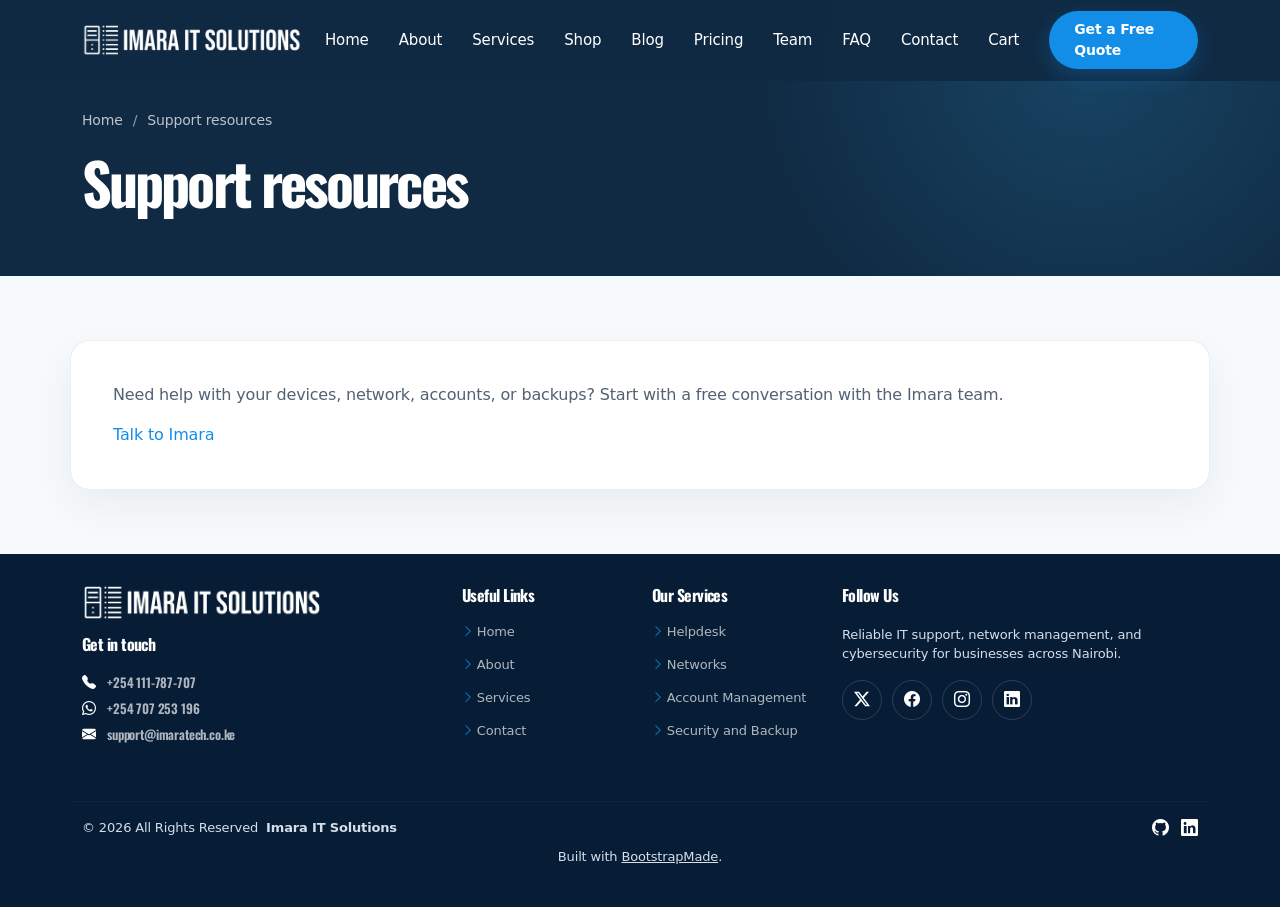
<file: starter-page.html>
<!DOCTYPE html>
<html lang="en">

<head>
  <meta charset="utf-8">
  <meta content="width=device-width, initial-scale=1.0" name="viewport">
  <title>Imara IT Solutions | IT Support and Managed Services in Nairobi</title>
  <meta name="description" content="Reliable IT support, network setup, user account management, and cybersecurity for Nairobi businesses. Get a free quote today.">
  <meta name="keywords" content="">

  <!--Favicons-->
 <link rel="icon" href="assets/img/favicon.svg" type="image/svg+xml">
<link rel="icon" href="assets/img/favicon.ico" sizes="any">
<link rel="icon" type="image/png" sizes="32x32" href="assets/img/favicon-32x32.png">
<link rel="icon" type="image/png" sizes="16x16" href="assets/img/favicon-16x16.png">
<link rel="apple-touch-icon" href="assets/img/apple-touch-icon.png">

  <!-- Fonts -->
  <link href="https://fonts.googleapis.com" rel="preconnect">
  <link href="https://fonts.gstatic.com" rel="preconnect" crossorigin>
  <link href="https://fonts.googleapis.com/css2?family=Open+Sans:ital,wght@0,300;0,400;0,500;0,600;0,700;0,800;1,300;1,400;1,500;1,600;1,700;1,800&family=Poppins:ital,wght@0,100;0,200;0,300;0,400;0,500;0,600;0,700;0,800;0,900;1,100;1,200;1,300;1,400;1,500;1,600;1,700;1,800;1,900&family=Jost:ital,wght@0,100;0,200;0,300;0,400;0,500;0,600;0,700;0,800;0,900;1,100;1,200;1,300;1,400;1,500;1,600;1,700;1,800;1,900&display=swap" rel="stylesheet">

  <!-- Vendor CSS Files -->
  <link href="assets/vendor/bootstrap/css/bootstrap.min.css" rel="stylesheet">
  <link href="assets/vendor/bootstrap-icons/bootstrap-icons.css" rel="stylesheet">
  <link href="assets/vendor/aos/aos.css" rel="stylesheet">
  <link href="assets/vendor/glightbox/css/glightbox.min.css" rel="stylesheet">
  <link href="assets/vendor/swiper/swiper-bundle.min.css" rel="stylesheet">

  <!-- Main CSS File -->
  <link href="assets/css/main.css" rel="stylesheet">

  <!-- =======================================================
  * Template Name: Arsha
  * Template URL: https://bootstrapmade.com/arsha-free-bootstrap-html-template-corporate/
  * Updated: Feb 22 2025 with Bootstrap v5.3.3
  * Author: Imara IT Solutions
  * License: https://bootstrapmade.com/license/
  ======================================================== -->
</head>

<body class="starter-page-page">

  <header id="header" class="header d-flex align-items-center fixed-top">
    <div class="container-fluid container-xl position-relative d-flex align-items-center">

      <a href="index.html" class="logo d-flex align-items-center me-auto">
        <img src="assets/img/download.png" alt="Imara IT Solutions">
      </a>

      <nav id="navmenu" class="navmenu">
        <ul>
          <li><a href="index.html">Home</a></li>
          <li><a href="index.html#about">About</a></li>
          <li><a href="index.html#services">Services</a></li>
          <li><a href="equipment.html">Shop</a></li>
          <li><a href="blog.html">Blog</a></li>
          <li><a href="index.html#pricing">Pricing</a></li>
          <li><a href="index.html#team">Team</a></li>
          <li><a href="index.html#faq">FAQ</a></li>
          <li><a href="index.html#contact">Contact</a></li>
        </ul>
        <i class="mobile-nav-toggle d-xl-none bi bi-list"></i>
      </nav>

      <a class="btn-getstarted" href="index.html#contact">Get a Free Quote</a>

    </div>
  </header>

  <main class="main">

    <!-- Page Title -->
    <div class="page-title" data-aos="fade">
      <div class="container">
        <nav class="breadcrumbs">
          <ol>
            <li><a href="index.html">Home</a></li>
            <li class="current">Support resources</li>
          </ol>
        </nav>
        <h1>Support resources</h1>
      </div>
    </div><!-- End Page Title -->

    <!-- Starter Section Section -->
    <section id="starter-section" class="starter-section section">

      <div class="container" data-aos="fade-up">
        <p>Need help with your devices, network, accounts, or backups? Start with a free conversation with the Imara team.</p>
        <a class="btn-get-started" href="index.html#contact">Talk to Imara</a>
      </div>

    </section><!-- /Starter Section Section -->

  </main>

    <footer id="footer" class="footer">

    <div class="container footer-top">
      <div class="row gy-4">
        <div class="col-lg-4 col-md-6 footer-about">
          <a href="index.html" class="footer-logo d-flex align-items-center">
            <img src="assets/img/download.png" alt="Imara IT Solutions">
          </a>
          <div class="footer-contact pt-3">
            <h4>Get in touch</h4>
            <p><i class="bi bi-telephone-fill"></i> <a href="tel:+254111787707">+254 111-787-707</a></p>
            <p><i class="bi bi-whatsapp"></i> <a href="https://wa.me/254707253196" target="_blank" rel="noopener">+254 707 253 196</a></p>
            <p><i class="bi bi-envelope-fill"></i> <a href="mailto:support@imaratech.co.ke">support@imaratech.co.ke</a></p>
          </div>
        </div>

        <div class="col-lg-2 col-md-3 footer-links">
          <h4>Useful Links</h4>
          <ul>
            <li><i class="bi bi-chevron-right"></i> <a href="index.html#hero">Home</a></li>
            <li><i class="bi bi-chevron-right"></i> <a href="index.html#about">About</a></li>
            <li><i class="bi bi-chevron-right"></i> <a href="index.html#services">Services</a></li>
            <li><i class="bi bi-chevron-right"></i> <a href="contact.html">Contact</a></li>
          </ul>
        </div>

        <div class="col-lg-2 col-md-3 footer-links">
          <h4>Our Services</h4>
          <ul>
            <li><i class="bi bi-chevron-right"></i> <a href="index.html#services">Helpdesk</a></li>
            <li><i class="bi bi-chevron-right"></i> <a href="index.html#services">Networks</a></li>
            <li><i class="bi bi-chevron-right"></i> <a href="index.html#services">Account Management</a></li>
            <li><i class="bi bi-chevron-right"></i> <a href="index.html#services">Security and Backup</a></li>
          </ul>
        </div>

        <div class="col-lg-4 col-md-12">
          <h4>Follow Us</h4>
          <p>Reliable IT support, network management, and cybersecurity for businesses across Nairobi.</p>
          <div class="social-links d-flex">
            <a href=""><i class="bi bi-twitter-x"></i></a>
            <a href=""><i class="bi bi-facebook"></i></a>
            <a href=""><i class="bi bi-instagram"></i></a>
            <a href="https://www.linkedin.com/in/wangari-magdaline/" target="_blank" rel="noopener"><i class="bi bi-linkedin"></i></a>
          </div>
        </div>

      </div>
    </div>

    <div class="container copyright mt-4">
      <div class="copyright-row">
        <p>© 2026 <span>All Rights Reserved</span> <strong class="px-1 sitename">Imara IT Solutions</strong></p>
        <div class="copyright-social">
          <a href="https://github.com/1magdalene/Imara" aria-label="GitHub" target="_blank" rel="noopener"><i class="bi bi-github"></i></a>
          <a href="https://www.linkedin.com/in/wangari-magdaline/" aria-label="LinkedIn" target="_blank" rel="noopener"><i class="bi bi-linkedin"></i></a>
        </div>
      </div>
      <div class="credits">
        <span class="footer-template-link">Built with <a href="https://bootstrapmade.com/" target="_blank" rel="noopener">BootstrapMade</a>.</span>
      </div>
    </div>

  </footer>

  <!-- Scroll Top -->
  <a href="#" id="scroll-top" class="scroll-top d-flex align-items-center justify-content-center"><i class="bi bi-arrow-up-short"></i></a>

  <!-- Preloader -->
  <div id="preloader"></div>

  <!-- Vendor JS Files -->
  <script src="assets/vendor/bootstrap/js/bootstrap.bundle.min.js"></script>
  <script src="assets/vendor/php-email-form/validate.js"></script>
  <script src="assets/vendor/aos/aos.js"></script>
  <script src="assets/vendor/glightbox/js/glightbox.min.js"></script>
  <script src="assets/vendor/swiper/swiper-bundle.min.js"></script>
  <script src="assets/vendor/waypoints/noframework.waypoints.js"></script>
  <script src="assets/vendor/imagesloaded/imagesloaded.pkgd.min.js"></script>
  <script src="assets/vendor/isotope-layout/isotope.pkgd.min.js"></script>

  <!-- Main JS File -->
  <script src="assets/js/main.js"></script>

</body>

</html>
</file>
<file: assets/css/main.css>
/**
* Template Name: Arsha
* Template URL: https://bootstrapmade.com/arsha-free-bootstrap-html-template-corporate/
* Updated: Feb 22 2025 with Bootstrap v5.3.3
* Author: BootstrapMade.com
* License: https://bootstrapmade.com/license/
*/

/*--------------------------------------------------------------
# Font & Color Variables
# Help: https://bootstrapmade.com/color-system/
--------------------------------------------------------------*/
/* Fonts */
@import url("https://fonts.googleapis.com/css2?family=Oswald:wght@400;500;600;700&display=swap");

:root {
  --default-font: "Montserrat", system-ui, -apple-system, "Segoe UI", Roboto, "Helvetica Neue", Arial, sans-serif;
  --heading-font: "Oswald", "Arial Narrow", sans-serif;
  --nav-font: "Montserrat", system-ui, sans-serif;
}

/* Global Colors - The following color variables are used throughout the website. Updating them here will change the color scheme of the entire website */
:root { 
  --background-color: #f7f9fc;
  --default-color: #526174;
  --heading-color: #102a43;
  --accent-color: #138ee8;
  --surface-color: #ffffff; /* The surface color is used as a background of boxed elements within sections, such as cards, icon boxes, or other elements that require a visual separation from the global background. */
  --contrast-color: #ffffff; /* Contrast color for text, ensuring readability against backgrounds of accent, heading, or default colors. */
}

/* Nav Menu Colors - The following color variables are used specifically for the navigation menu. They are separate from the global colors to allow for more customization options */
:root {
  --nav-color: #ffffff;  /* The default color of the main navmenu links */
  --nav-hover-color: #47b2e4; /* Applied to main navmenu links when they are hovered over or active */
  --nav-mobile-background-color: #ffffff; /* Used as the background color for mobile navigation menu */
  --nav-dropdown-background-color: #ffffff; /* Used as the background color for dropdown items that appear when hovering over primary navigation items */
  --nav-dropdown-color: #444444; /* Used for navigation links of the dropdown items in the navigation menu. */
  --nav-dropdown-hover-color: #47b2e4; /* Similar to --nav-hover-color, this color is applied to dropdown navigation links when they are hovered over. */
}

/* Color Presets - These classes override global colors when applied to any section or element, providing reuse of the sam color scheme. */

.light-background {
  --background-color: #eef4fa;
  --surface-color: #ffffff;
}

.dark-background {
  --background-color: #102a43;
  --default-color: #ffffff;
  --heading-color: #ffffff;
  --surface-color: #173d5e;
  --contrast-color: #ffffff;
}

/* Smooth scroll */
:root {
  scroll-behavior: smooth;
}

/*--------------------------------------------------------------
# General Styling & Shared Classes
--------------------------------------------------------------*/
body {
  color: var(--default-color);
  background-color: var(--background-color);
  font-family: var(--default-font);
  font-size: 17px;
}

a {
  color: var(--accent-color);
  text-decoration: none;
  transition: 0.3s;
}

a:hover {
  color: color-mix(in srgb, var(--accent-color), transparent 25%);
  text-decoration: none;
}

h1,
h2,
h3,
h4,
h5,
h6 {
  color: var(--nav-dropdown-color);
  font-family: var(--heading-font);
}

/* PHP Email Form Messages
------------------------------*/
.php-email-form .error-message {
  display: none;
  background: #df1529;
  color: #ffffff;
  text-align: left;
  padding: 15px;
  margin-bottom: 24px;
  font-weight: 600;
}

.php-email-form .sent-message {
  display: none;
  color: #ffffff;
  background: #059652;
  text-align: center;
  padding: 15px;
  margin-bottom: 24px;
  font-weight: 600;
}

.php-email-form .loading {
  display: none;
  background: var(--surface-color);
  text-align: center;
  padding: 15px;
  margin-bottom: 24px;
}

.php-email-form .loading:before {
  content: "";
  display: inline-block;
  border-radius: 50%;
  width: 24px;
  height: 24px;
  margin: 0 10px -6px 0;
  border: 3px solid var(--accent-color);
  border-top-color: var(--surface-color);
  animation: php-email-form-loading 1s linear infinite;
}

@keyframes php-email-form-loading {
  0% {
    transform: rotate(0deg);
  }

  100% {
    transform: rotate(360deg);
  }
}

/*--------------------------------------------------------------
# Global Header
--------------------------------------------------------------*/
.header {
  --background-color: #37517e;
  --heading-color: #ffffff;
  color: var(--default-color);
  background-color: var(--background-color);
  padding: 15px 0;
  transition: all 0.5s;
  z-index: 997;
}

.header .logo {
  line-height: 1;
}

.header .logo img {
  max-height: 67px;
  max-width: 240px;
  width: auto;
  filter: brightness(0) invert(1);
  margin-right: 8px;
}

.header .logo h1 {
  font-size: 30px;
  margin: 0;
  font-weight: 500;
  color: var(--heading-color);
  letter-spacing: 2px;
  text-transform: uppercase;
}

.header .btn-getstarted,
.header .btn-getstarted:focus {
  color: var(--contrast-color);
  background: var(--accent-color);
  font-size: 14px;
  padding: 8px 25px;
  margin: 0 0 0 30px;
  border-radius: 50px;
  transition: 0.3s;
}

.header .btn-getstarted:hover,
.header .btn-getstarted:focus:hover {
  color: var(--contrast-color);
  background: color-mix(in srgb, var(--accent-color), transparent 15%);
}

@media (max-width: 1200px) {
  .header .logo {
    order: 1;
  }

  .header .btn-getstarted {
    order: 2;
    margin: 0 15px 0 0;
    padding: 6px 15px;
    border-radius: 6px;
    white-space: nowrap;
    width: auto;
  }

  .header .navmenu {
    order: 3;
  }

  @media (max-width: 575px) {
    .header .logo img {
      max-width: 175px;
    }

    .header .btn-getstarted {
      font-size: 12px;
      padding: 7px 11px;
    }
  }
}

/* Index Page Header
------------------------------*/
.index-page .header {
  --background-color: #37517e;
  --heading-color: #ffffff;
  --nav-color: #ffffff;
}

/* Index Page Header on Scroll
------------------------------*/
.index-page.scrolled .header {
  --background-color: #37517e;
}

body:not(.index-page) .header {
  --background-color: #37517e;
  --heading-color: #ffffff;
  --nav-color: #ffffff;
}

/*--------------------------------------------------------------
# Navigation Menu
--------------------------------------------------------------*/
/* Desktop Navigation */
@media (min-width: 1200px) {
  .navmenu {
    padding: 0;
  }

  .navmenu ul {
    margin: 0;
    padding: 0;
    display: flex;
    list-style: none;
    align-items: center;
  }

  .navmenu li {
    position: relative;
  }

  .navmenu a,
  .navmenu a:focus {
    color: var(--nav-color);
    padding: 18px 15px;
    font-size: 15px;
    font-family: var(--nav-font);
    font-weight: 400;
    display: flex;
    align-items: center;
    justify-content: space-between;
    white-space: nowrap;
    transition: 0.3s;
  }

  .navmenu a i,
  .navmenu a:focus i {
    font-size: 12px;
    line-height: 0;
    margin-left: 5px;
    transition: 0.3s;
  }

  .navmenu li:last-child a {
    padding-right: 0;
  }

  .navmenu li:hover>a,
  .navmenu .active,
  .navmenu .active:focus {
    color: var(--nav-hover-color);
  }

  .navmenu .dropdown ul {
    margin: 0;
    padding: 10px 0;
    background: var(--nav-dropdown-background-color);
    display: block;
    position: absolute;
    visibility: hidden;
    left: 14px;
    top: 130%;
    opacity: 0;
    transition: 0.3s;
    border-radius: 4px;
    z-index: 99;
    box-shadow: 0px 0px 30px rgba(0, 0, 0, 0.1);
  }

  .navmenu .dropdown ul li {
    min-width: 200px;
  }

  .navmenu .dropdown ul a {
    padding: 10px 20px;
    font-size: 15px;
    text-transform: none;
    color: var(--nav-dropdown-color);
  }

  .navmenu .dropdown ul a i {
    font-size: 12px;
  }

  .navmenu .dropdown ul a:hover,
  .navmenu .dropdown ul .active:hover,
  .navmenu .dropdown ul li:hover>a {
    color: var(--nav-dropdown-hover-color);
  }

  .navmenu .dropdown:hover>ul {
    opacity: 1;
    top: 100%;
    visibility: visible;
  }

  .navmenu .dropdown .dropdown ul {
    top: 0;
    left: -90%;
    visibility: hidden;
  }

  .navmenu .dropdown .dropdown:hover>ul {
    opacity: 1;
    top: 0;
    left: -100%;
    visibility: visible;
  }

  .navmenu .megamenu {
    position: static;
  }

  .navmenu .megamenu ul {
    margin: 0;
    padding: 10px;
    background: var(--nav-dropdown-background-color);
    box-shadow: 0px 0px 20px rgba(0, 0, 0, 0.1);
    position: absolute;
    top: 130%;
    left: 0;
    right: 0;
    visibility: hidden;
    opacity: 0;
    display: flex;
    transition: 0.3s;
    border-radius: 4px;
    z-index: 99;
  }

  .navmenu .megamenu ul li {
    flex: 1;
  }

  .navmenu .megamenu ul li a,
  .navmenu .megamenu ul li:hover>a {
    padding: 10px 20px;
    font-size: 15px;
    color: var(--nav-dropdown-color);
  }

  .navmenu .megamenu ul li a:hover,
  .navmenu .megamenu ul li .active,
  .navmenu .megamenu ul li .active:hover {
    color: var(--nav-dropdown-hover-color);
  }

  .navmenu .megamenu:hover>ul {
    opacity: 1;
    top: 100%;
    visibility: visible;
  }

  .navmenu .dd-box-shadow {
    box-shadow: 0px 0px 30px rgba(0, 0, 0, 0.1);
  }
}

/* Mobile Navigation */
@media (max-width: 1199px) {
  .mobile-nav-toggle {
    color: var(--nav-color);
    font-size: 28px;
    line-height: 0;
    margin-right: 10px;
    cursor: pointer;
    transition: color 0.3s;
  }

  .navmenu {
    padding: 0;
    z-index: 9997;
  }

  .navmenu ul {
    display: none;
    list-style: none;
    position: absolute;
    inset: 60px 20px 20px 20px;
    padding: 27px 0 14px;
    margin: 0;
    border: 1px solid rgba(19, 142, 232, 0.18);
    border-radius: 14px;
    background-color: var(--nav-mobile-background-color);
    overflow-y: auto;
    transition: 0.3s;
    z-index: 9998;
    box-shadow: 0 18px 45px rgba(7, 31, 55, 0.28);
  }

  .navmenu a,
  .navmenu a:focus {
    border-left: 3px solid transparent;
    color: var(--nav-dropdown-color);
    margin: 2px 12px;
    padding: 13px 18px;
    font-family: var(--nav-font);
    font-size: 17px;
    font-weight: 500;
    display: flex;
    align-items: center;
    justify-content: space-between;
    white-space: nowrap;
    transition: 0.3s;
  }

  .navmenu a i,
  .navmenu a:focus i {
    font-size: 12px;
    line-height: 0;
    margin-left: 5px;
    width: 30px;
    height: 30px;
    display: flex;
    align-items: center;
    justify-content: center;
    border-radius: 50%;
    transition: 0.3s;
    background-color: color-mix(in srgb, var(--accent-color), transparent 90%);
  }

  .navmenu a i:hover,
  .navmenu a:focus i:hover {
    background-color: var(--accent-color);
    color: var(--contrast-color);
  }

  .navmenu a:hover,
  .navmenu .active,
  .navmenu .active:focus {
    background: color-mix(in srgb, var(--accent-color), transparent 90%);
    border-left-color: var(--accent-color);
    border-radius: 8px;
    color: var(--nav-dropdown-hover-color);
  }

  .navmenu .active i,
  .navmenu .active:focus i {
    background-color: var(--accent-color);
    color: var(--contrast-color);
    transform: rotate(180deg);
  }

  .navmenu .dropdown ul {
    position: static;
    display: none;
    z-index: 99;
    padding: 10px 0;
    margin: 10px 20px;
    background-color: var(--nav-dropdown-background-color);
    border: 1px solid color-mix(in srgb, var(--default-color), transparent 90%);
    box-shadow: none;
    transition: all 0.5s ease-in-out;
  }

  .navmenu .dropdown ul ul {
    background-color: rgba(33, 37, 41, 0.1);
  }

  .navmenu .dropdown>.dropdown-active {
    display: block;
    background-color: rgba(33, 37, 41, 0.03);
  }

  .mobile-nav-active {
    overflow: hidden;
  }

  .mobile-nav-active .mobile-nav-toggle {
    color: #fff;
    position: absolute;
    font-size: 32px;
    top: 15px;
    right: 15px;
    margin-right: 0;
    z-index: 9999;
  }

  .mobile-nav-active .navmenu {
    height: 100vh;
    position: fixed;
    overflow: hidden;
    inset: 0;
    background: rgba(7, 31, 55, 0.88);
    transition: 0.3s;
  }

  .mobile-nav-active .navmenu>ul {
    display: block;
    height: calc(100vh - 80px);
  }
}

/*--------------------------------------------------------------
# Global Footer
--------------------------------------------------------------*/
.footer {
  color: var(--default-color);
  background-color: var(--background-color);
  font-size: 13px;
  padding-bottom: 24px;
  position: relative;
}

.footer .footer-newsletter {
  display: none;
  background-color: color-mix(in srgb, var(--heading-color), transparent 95%);
  padding: 50px 0;
}

.footer .footer-newsletter h4 {
  font-size: 24px;
}

.footer .footer-newsletter .newsletter-form {
  margin-top: 30px;
  margin-bottom: 15px;
  padding: 6px 8px;
  position: relative;
  background-color: color-mix(in srgb, var(--background-color), transparent 50%);
  border: 1px solid color-mix(in srgb, var(--default-color), transparent 90%);
  box-shadow: 0px 2px 25px rgba(0, 0, 0, 0.1);
  display: flex;
  transition: 0.3s;
  border-radius: 50px;
}

.footer .footer-newsletter .newsletter-form:focus-within {
  border-color: var(--accent-color);
}

.footer .footer-newsletter .newsletter-form input[type=email] {
  border: 0;
  padding: 4px;
  width: 100%;
  background-color: color-mix(in srgb, var(--background-color), transparent 50%);
  color: var(--default-color);
}

.footer .footer-newsletter .newsletter-form input[type=email]:focus-visible {
  outline: none;
}

.footer .footer-newsletter .newsletter-form input[type=submit] {
  border: 0;
  font-size: 16px;
  padding: 0 20px;
  margin: -7px -8px -7px 0;
  background: var(--accent-color);
  color: var(--contrast-color);
  transition: 0.3s;
  border-radius: 50px;
}

.footer .footer-newsletter .newsletter-form input[type=submit]:hover {
  background: color-mix(in srgb, var(--accent-color), transparent 20%);
}

.footer .footer-top {
  padding-top: 32px;
}

.footer .social-links a {
  display: flex;
  align-items: center;
  justify-content: center;
  width: 40px;
  height: 40px;
  border-radius: 50%;
  border: 1px solid color-mix(in srgb, var(--default-color), transparent 50%);
  font-size: 16px;
  color: color-mix(in srgb, var(--default-color), transparent 20%);
  margin-right: 10px;
  transition: 0.3s;
}

.footer .social-links a:hover {
  color: var(--accent-color);
  border-color: var(--accent-color);
}

.footer h4 {
  font-size: 16px;
  font-weight: bold;
  position: relative;
  padding-bottom: 12px;
}

.footer .footer-links {
  margin-bottom: 30px;
}

.footer .footer-links ul {
  list-style: none;
  padding: 0;
  margin: 0;
}

.footer .footer-links ul i {
  margin-right: 3px;
  font-size: 12px;
  line-height: 0;
  color: var(--accent-color);
}

.footer .footer-links ul li {
  padding: 10px 0;
  display: flex;
  align-items: center;
}

.footer .footer-links ul li:first-child {
  padding-top: 0;
}

.footer .footer-links ul a {
  display: inline-block;
  color: color-mix(in srgb, var(--default-color), transparent 20%);
  line-height: 1;
}

.footer .footer-links ul a:hover {
  color: var(--accent-color);
}

.footer .footer-about a {
  color: var(--heading-color);
  font-size: 28px;
  font-weight: 600;
  text-transform: uppercase;
  font-family: var(--heading-font);
}

.footer .footer-contact p {
  align-items: center;
  display: flex;
  gap: 10px;
  margin-bottom: 5px;
}

.footer .footer-contact h4 {
  color: var(--default-color);
  font-size: 16px;
  margin: 0 0 18px;
  padding: 0;
}

.footer .footer-contact i {
  color: #ffffff;
  font-size: 14px;
  width: 15px;
}

.footer .footer-contact a {
  color: color-mix(in srgb, var(--default-color), transparent 25%);
  font-size: 13px;
  text-transform: lowercase;
}

.footer .footer-contact a:hover {
  color: var(--accent-color);
}

.footer .copyright {
  align-items: center;
  display: flex;
  flex-wrap: wrap;
  justify-content: space-between;
  padding-top: 16px;
  padding-bottom: 16px;
  border-top: 1px solid color-mix(in srgb, var(--default-color), transparent 90%);
}

.footer .copyright p {
  margin-bottom: 0;
}

.footer .copyright-row {
  align-items: center;
  display: flex;
  justify-content: space-between;
  width: 100%;
}

.footer .copyright-social {
  align-items: center;
  display: flex;
  gap: 12px;
}

.footer .copyright-social a {
  color: #ffffff;
  font-size: 17px;
  line-height: 1;
}

.footer .copyright-social a:hover {
  color: var(--accent-color);
}

.footer .social-links a,
.footer .social-links a i {
  color: #ffffff;
}

.footer .social-links a:hover,
.footer .social-links a:hover i {
  color: #4da3ff;
}

.footer .credits {
  text-align: center;
  width: 100%;
  margin-top: 6px;
  font-size: 13px;
}

.footer .footer-template-link {
  display: block;
  margin-top: 4px;
}

.footer .footer-template-link a {
  color: #d5deea;
  text-decoration: underline;
}

.footer .footer-template-link a:hover {
  color: #4da3ff;
}

.footer-brand-logo {
  filter: brightness(0) invert(1);
  max-height: 36px;
  max-width: 220px;
  width: auto;
}

/*--------------------------------------------------------------
# Preloader
--------------------------------------------------------------*/
#preloader {
  position: fixed;
  inset: 0;
  z-index: 999999;
  overflow: hidden;
  background: var(--background-color);
  transition: all 0.6s ease-out;
}

#preloader:before {
  content: "";
  position: fixed;
  top: calc(50% - 30px);
  left: calc(50% - 30px);
  border: 6px solid #ffffff;
  border-color: var(--accent-color) transparent var(--accent-color) transparent;
  border-radius: 50%;
  width: 60px;
  height: 60px;
  animation: animate-preloader 1.5s linear infinite;
}

@keyframes animate-preloader {
  0% {
    transform: rotate(0deg);
  }

  100% {
    transform: rotate(360deg);
  }
}

/*--------------------------------------------------------------
# Scroll Top Button
--------------------------------------------------------------*/
.scroll-top {
  position: fixed;
  visibility: hidden;
  opacity: 0;
  right: 15px;
  bottom: -15px;
  z-index: 99999;
  background-color: var(--accent-color);
  width: 44px;
  height: 44px;
  border-radius: 50px;
  transition: all 0.4s;
}

.scroll-top i {
  font-size: 24px;
  color: var(--contrast-color);
  line-height: 0;
}

.scroll-top:hover {
  background-color: color-mix(in srgb, var(--accent-color), transparent 20%);
  color: var(--contrast-color);
}

.scroll-top.active {
  visibility: visible;
  opacity: 1;
  bottom: 15px;
}

/*--------------------------------------------------------------
# Disable aos animation delay on mobile devices
--------------------------------------------------------------*/
@media screen and (max-width: 768px) {
  [data-aos-delay] {
    transition-delay: 0 !important;
  }
}

/*--------------------------------------------------------------
# Global Page Titles & Breadcrumbs
--------------------------------------------------------------*/
.page-title {
  --background-color: #283a5a;
  --default-color: #ffffff;
  --heading-color: #ffffff;
  color: var(--default-color);
  background-color: var(--background-color);
  background-image: radial-gradient(circle at 85% 20%, rgba(71, 178, 228, 0.25), transparent 38%);
  padding: 150px 0 70px;
  position: relative;
}

.page-title h1 {
  color: var(--heading-color);
  font-family: var(--heading-font);
  font-size: clamp(38px, 5vw, 64px);
  font-weight: 800;
  line-height: 1.08;
  margin: 18px 0 0;
}

.page-title .breadcrumbs ol {
  display: flex;
  flex-wrap: wrap;
  list-style: none;
  padding: 0;
  margin: 0;
  font-size: 14px;
}

.page-title .breadcrumbs a {
  color: var(--accent-color);
}

.page-title .breadcrumbs ol li+li {
  padding-left: 10px;
}

.page-title .breadcrumbs ol li+li::before {
  content: "/";
  display: inline-block;
  padding-right: 10px;
  color: color-mix(in srgb, var(--default-color), transparent 45%);
}

/*--------------------------------------------------------------
# Global Sections
--------------------------------------------------------------*/
section,
.section {
  color: var(--default-color);
  background-color: var(--background-color);
  padding: 60px 0;
  scroll-margin-top: 88px;
  overflow: clip;
}

@media (max-width: 1199px) {

  section,
  .section {
    scroll-margin-top: 66px;
  }
}

/*--------------------------------------------------------------
# Global Section Titles
--------------------------------------------------------------*/
.section-title {
  text-align: center;
  padding-bottom: 60px;
  position: relative;
}

.section-title h2 {
  font-size: 32px;
  font-weight: 700;
  margin-bottom: 20px;
  padding-bottom: 20px;
  text-transform: uppercase;
  position: relative;
}

.section-title h2:before {
  content: "";
  position: absolute;
  display: block;
  width: 160px;
  height: 1px;
  background: color-mix(in srgb, var(--default-color), transparent 60%);
  left: 0;
  right: 0;
  bottom: 1px;
  margin: auto;
}

.section-title h2::after {
  content: "";
  position: absolute;
  display: block;
  width: 60px;
  height: 3px;
  background: var(--accent-color);
  left: 0;
  right: 0;
  bottom: 0;
  margin: auto;
}

.section-title p {
  margin-bottom: 0;
}

/*--------------------------------------------------------------
# Hero Section
--------------------------------------------------------------*/
.hero {
  background: var(--background-color);
  width: 100%;
  min-height: 80vh;
  position: relative;
  padding: 120px 0 60px 0;
  display: flex;
  align-items: center;
}

.hero h1 {
  font-family: "Montserrat", sans-serif;
  margin: 0;
  font-size: clamp(42px, 5vw, 64px);
  font-weight: 800;
  line-height: 1.1;
  letter-spacing: -1.8px;
  max-width: 700px;
}

.hero-eyebrow {
  margin-bottom: 16px;
  color: var(--accent-color);
  font-family: "Montserrat", sans-serif;
  font-size: 13px;
  font-weight: 700;
  letter-spacing: 1.5px;
}

.hero h2 {
  font-family: var(--heading-font);
  margin: 18px 0 0;
  font-size: 26px;
  font-weight: 500;
  line-height: 1.35;
}

.hero p {
  font-family: "Montserrat", sans-serif;
  color: color-mix(in srgb, var(--default-color), transparent 30%);
  margin: 18px 0 30px;
  font-size: 17px;
  line-height: 1.7;
  font-weight: 400;
  max-width: 650px;
}

.hero .btn-get-started {
  color: var(--contrast-color);
  background: var(--accent-color);
  font-family: "Montserrat", sans-serif;
  font-weight: 500;
  font-size: 15px;
  letter-spacing: 1px;
  display: inline-block;
  padding: 10px 28px 12px 28px;
  border-radius: 50px;
  transition: 0.5s;
}

.hero .d-flex {
  gap: 14px;
  flex-wrap: wrap;
}

.hero-trust {
  margin-top: 22px;
  color: color-mix(in srgb, var(--contrast-color), transparent 15%);
  font-family: "Montserrat", sans-serif;
  font-size: 13px;
  line-height: 1.7;
}

.hero .btn-get-started:hover {
  color: var(--contrast-color);
  background: color-mix(in srgb, var(--accent-color), transparent 15%);
}

.hero .btn-watch-video {
  font-size: 16px;
  transition: 0.5s;
  margin-left: 25px;
  color: var(--default-color);
  font-weight: 600;
}

.hero .btn-watch-video i {
  color: var(--contrast-color);
  font-size: 32px;
  transition: 0.3s;
  line-height: 0;
  margin-right: 8px;
}

.hero .btn-watch-video:hover {
  color: var(--accent-color);
}

.hero .btn-watch-video:hover i {
  color: color-mix(in srgb, var(--accent-color), transparent 15%);
}

.hero .animated {
  animation: up-down 2s ease-in-out infinite alternate-reverse both;
}

.hero .hero-img img {
  filter: drop-shadow(0 24px 35px rgba(0, 0, 0, 0.22));
  max-height: 460px;
  object-fit: contain;
}

.hero .btn-get-started:first-child {
  box-shadow: 0 10px 24px rgba(71, 178, 228, 0.25);
}

@media (max-width: 640px) {
  .hero h1 {
    font-size: 28px;
    line-height: 1.25;
    letter-spacing: 0;
  }

  .hero h2 {
    font-size: 20px;
    line-height: 1.4;
  }

  .hero p {
    font-size: 15px;
    line-height: 1.6;
    margin-bottom: 30px;
  }

  .hero .btn-get-started,
  .hero .btn-watch-video {
    font-size: 13px;
  }
}

@keyframes up-down {
  0% {
    transform: translateY(10px);
  }

  100% {
    transform: translateY(-10px);
  }
}

/*--------------------------------------------------------------
# Clients Section
--------------------------------------------------------------*/
.clients {
  padding: 28px 0;
}

.stats-swiper {
  overflow: hidden;
}

.stats-bar {
  align-items: center;
}

.stats-bar .stat {
  display: flex;
  flex-direction: column;
  align-items: center;
  gap: 6px;
  padding: 8px 24px;
  text-align: center;
}

.stats-bar .stat:not(:first-child) {
  border-left: 1px solid color-mix(in srgb, var(--default-color), transparent 80%);
}

.stats-bar strong {
  color: var(--heading-color);
  font-family: "Montserrat", sans-serif;
  font-size: 30px;
  font-weight: 800;
  line-height: 1;
  letter-spacing: -0.5px;
}

.stats-bar span {
  color: var(--default-color);
  font-family: "Montserrat", sans-serif;
  font-size: 15px;
  font-weight: 400;
  line-height: 1.5;
}

@media (max-width: 767px) {
  .stats-bar .stat {
    padding: 8px 16px;
  }

  .stats-bar .stat:not(:first-child) {
    border-left: 0;
  }

  .stats-bar strong {
    font-size: 26px;
  }

  .stats-bar span {
    font-size: 14px;
  }
}

/*--------------------------------------------------------------
# About Section
--------------------------------------------------------------*/
.skills,
.portfolio,
.subscribe,
.recent-blog-postst {
  display: none;
}

.about ul {
  list-style: none;
  padding: 0;
}

.about ul li {
  padding-bottom: 5px;
  display: flex;
  align-items: center;
}
.about ul b {
  font-weight: 600;
  margin-right: 5px;
}

.about ul i {
  font-size: 20px;
  padding-right: 4px;
  color: var(--accent-color);
}

.about .read-more {
  color: var(--accent-color);
  font-family: var(--heading-font);
  font-weight: 500;
  font-size: 16px;
  letter-spacing: 1px;
  padding: 8px 28px;
  border-radius: 5px;
  transition: 0.3s;
  display: inline-flex;
  align-items: center;
  justify-content: center;
  border: 2px solid var(--accent-color);
}

.about .read-more i {
  font-size: 18px;
  margin-left: 5px;
  line-height: 0;
  transition: 0.3s;
}

.about .read-more:hover {
  background: var(--accent-color);
  color: var(--contrast-color);
}

.about .read-more:hover i {
  transform: translate(5px, 0);
}

/*--------------------------------------------------------------
# Why Us Section
--------------------------------------------------------------*/
.why-us {
  border-top: 1px solid color-mix(in srgb, var(--accent-color), transparent 78%);
  padding: 30px 0;
  position: relative;
}

.why-us .content h3 {
  font-weight: 400;
  font-size: 34px;
}

.why-us .content p {
  color: color-mix(in srgb, var(--default-color), transparent 30%);
}

.why-us .faq-container .faq-item {
  background-color: var(--surface-color);
  position: relative;
  padding: 20px;
  margin-bottom: 20px;
  box-shadow: 0px 5px 25px 0px rgba(0, 0, 0, 0.1);
  overflow: hidden;
}

.why-us .faq-container .faq-item:last-child {
  margin-bottom: 0;
}

.why-us .faq-container .faq-item h3 {
  font-weight: 500;
  font-size: 17px;
  line-height: 24px;
  margin: 0 30px 0 0;
  transition: 0.3s;
  cursor: pointer;
}

.why-us .faq-container .faq-item h3 span {
  color: var(--accent-color);
  padding-right: 5px;
  font-weight: 600;
}

.why-us .faq-container .faq-item h3:hover {
  color: var(--accent-color);
}

.why-us .faq-container .faq-item .faq-content {
  display: grid;
  grid-template-rows: 0fr;
  transition: 0.3s ease-in-out;
  visibility: hidden;
  opacity: 0;
}

.why-us .faq-container .faq-item .faq-content p {
  margin-bottom: 0;
  overflow: hidden;
}

.why-us .faq-container .faq-item .faq-icon {
  position: absolute;
  top: 22px;
  left: 20px;
  font-size: 22px;
  line-height: 0;
  transition: 0.3s;
  color: var(--accent-color);
}

.why-us .faq-container .faq-item .faq-toggle {
  position: absolute;
  top: 20px;
  right: 20px;
  font-size: 16px;
  line-height: 0;
  transition: 0.3s;
  cursor: pointer;
}

.why-us .faq-container .faq-item .faq-toggle:hover {
  color: var(--accent-color);
}

.why-us .faq-container .faq-active h3 {
  color: var(--accent-color);
}

.why-us .faq-container .faq-active .faq-content {
  grid-template-rows: 1fr;
  visibility: visible;
  opacity: 1;
  padding-top: 10px;
}

.why-us .faq-container .faq-active .faq-toggle {
  transform: rotate(90deg);
  color: var(--accent-color);
}

.why-us .why-us-img {
  display: flex;
  align-items: center;
  justify-content: center;
}

.why-us .why-us-img img {
  max-height: 70%;
}

/*--------------------------------------------------------------
# Skills Section
--------------------------------------------------------------*/
.skills .content h3 {
  font-size: 2rem;
  font-weight: 700;
}

.skills .content p {
  color: color-mix(in srgb, var(--default-color), transparent 30%);
}

.skills .content p:last-child {
  margin-bottom: 0;
}

.skills .content ul {
  list-style: none;
  padding: 0;
}

.skills .content ul li {
  padding-bottom: 10px;
}

.skills .progress {
  height: 60px;
  display: block;
  background: none;
  border-radius: 0;
}

.skills .progress .skill {
  color: var(--default-color);
  padding: 0;
  margin: 0 0 6px 0;
  text-transform: uppercase;
  display: block;
  font-weight: 600;
  font-family: var(--heading-font);
}

.skills .progress .skill .val {
  float: right;
  font-style: normal;
}

.skills .progress-bar-wrap {
  background: color-mix(in srgb, var(--heading-color), transparent 90%);
  height: 10px;
}

.skills .progress-bar {
  width: 1px;
  height: 10px;
  transition: 0.9s;
  background-color: var(--heading-color);
}

/*--------------------------------------------------------------
# Services Section
--------------------------------------------------------------*/
.services .service-item {
  background-color: var(--surface-color);
  box-shadow: 0px 5px 90px 0px rgba(0, 0, 0, 0.1);
  padding: 0 30px 35px;
  transition: all ease-in-out 0.4s;
  height: 100%;
}

.index-page .services {
  border-top: 3px solid #ffffff;
  box-shadow: 0 18px 34px rgba(255, 255, 255, 0.42);
  position: relative;
}

.services .service-item .service-image {
  align-items: center;
  background: #f5f8fc;
  display: flex;
  height: 170px;
  justify-content: center;
  margin: 0 -30px 28px;
  overflow: hidden;
}

.services .service-item .service-image img {
  display: block;
  width: 100%;
  height: 100%;
  object-fit: contain;
  padding: 8px;
  transition: transform 0.6s ease;
}

.services .service-item .icon {
  margin-bottom: 10px;
}

.services .service-item .icon i {
  color: var(--accent-color);
  font-size: 36px;
  transition: 0.3s;
}

.services .service-item h4 {
  font-weight: 700;
  margin-bottom: 15px;
  font-size: 20px;
}

.services .service-item h4 a {
  color: var(--heading-color);
  transition: ease-in-out 0.3s;
}

.services .service-item p {
  line-height: 24px;
  font-size: 14px;
  margin-bottom: 0;
}

.services .service-item:hover {
  transform: translateY(-10px);
}

.services .service-item:hover .service-image img {
  transform: none;
}

.services .service-item:hover h4 a {
  color: var(--accent-color);
}

/*--------------------------------------------------------------
# Trust Section
--------------------------------------------------------------*/
.why-us .content .eyebrow {
  display: inline-block;
  color: var(--accent-color);
  font-size: 12px;
  font-weight: 700;
  letter-spacing: 1.5px;
  margin-bottom: 14px;
  text-align: center;
  width: 100%;
}

.why-us .content h3 {
  font-size: 38px;
  line-height: 1.15;
  margin: 0 auto 12px;
  max-width: 760px;
  padding-bottom: 14px;
  position: relative;
  text-align: center;
}

.why-us .content h3::after {
  background: var(--accent-color);
  bottom: 0;
  content: "";
  height: 2px;
  left: 50%;
  position: absolute;
  transform: translateX(-50%);
  width: 100%;
}

.why-us .content p {
  color: color-mix(in srgb, var(--default-color), transparent 20%);
  line-height: 1.6;
  margin: 0 auto 10px;
  max-width: 760px;
  text-align: center;
}

.why-us-link {
  color: var(--heading-color);
  display: inline-flex;
  align-items: center;
  gap: 8px;
  font-weight: 700;
  margin-top: 10px;
  justify-content: center;
  width: 100%;
}

.why-us-link i {
  color: var(--accent-color);
  transition: transform 0.3s ease;
}

.why-us-link:hover i {
  transform: translateX(5px);
}

.why-us .trust-highlight {
  align-items: center;
  border-left: 3px solid var(--accent-color);
  display: flex;
  gap: 16px;
  justify-content: center;
  margin-top: 20px;
  padding-top: 3px;
  padding-bottom: 3px;
  text-align: left;
}

.trust-highlight strong {
  color: var(--accent-color);
  font-size: 32px;
  line-height: 1;
}

.trust-highlight span {
  color: color-mix(in srgb, var(--default-color), transparent 20%);
  font-size: 14px;
  line-height: 1.5;
  max-width: 190px;
}

.why-us .why-us-img {
  align-items: flex-end;
  display: flex;
  justify-content: center;
  padding: 0 3% 0 5%;
}

.why-us .why-us-img > img {
  display: block;
  max-height: 390px;
  object-fit: cover;
  width: 100%;
}

.trust-grid {
  display: grid;
  gap: 14px;
  grid-template-columns: repeat(3, minmax(0, 1fr));
  margin-top: 18px;
}

.trust-card {
  align-items: flex-start;
  background: var(--surface-color);
  border: 1px solid color-mix(in srgb, var(--default-color), transparent 90%);
  display: flex;
  gap: 13px;
  min-height: 92px;
  padding: 18px;
  transition: transform 0.3s ease, box-shadow 0.3s ease;
}

.trust-card:hover {
  box-shadow: 0 10px 25px color-mix(in srgb, var(--default-color), transparent 88%);
  transform: translateY(-4px);
}

.trust-card > i {
  color: var(--accent-color);
  font-size: 22px;
  margin-top: 2px;
}

.trust-card h4 {
  font-size: 17px;
  margin: 0 0 5px;
}

.trust-card p {
  color: color-mix(in srgb, var(--default-color), transparent 25%);
  font-size: 15px;
  line-height: 1.4;
  margin: 0;
}

@media (max-width: 991px) {
  .why-us .content {
    padding-top: 20px;
  }

  .trust-grid {
    grid-template-columns: repeat(2, minmax(0, 1fr));
  }
}

@media (max-width: 575px) {
  .trust-grid {
    grid-template-columns: 1fr;
  }
}

/*--------------------------------------------------------------
# Work Process Section
--------------------------------------------------------------*/
.work-process .steps-item {
  background: var(--surface-color);
  border-radius: 20px;
  height: 100%;
  transition: all 0.3s ease-in-out;
  box-shadow: 0 5px 20px color-mix(in srgb, var(--default-color), transparent 92%);
}

.work-process .steps-item .steps-image {
  border-radius: 20px 20px 0 0;
  overflow: hidden;
}

.work-process .steps-item:hover {
  transform: translateY(-10px);
  box-shadow: 0 15px 30px color-mix(in srgb, var(--accent-color), transparent 85%);
}

.work-process .steps-item:hover .steps-number {
  background: var(--accent-color);
  color: var(--contrast-color);
}

.work-process .steps-item:hover .steps-image img {
  transform: scale(1.1);
}

.work-process .steps-image {
  position: relative;
  height: 280px;
}

.work-process .steps-image img {
  width: 100%;
  height: 100%;
  object-fit: cover;
  transition: transform 0.6s ease;
}

.work-process .steps-content {
  position: relative;
  padding: 40px 30px 30px;
}

.work-process .steps-content .steps-number {
  position: absolute;
  left: 30px;
  top: -30px;
  width: 60px;
  height: 60px;
  background: var(--accent-color);
  color: var(--contrast-color);
  border-radius: 50%;
  font-family: var(--heading-font);
  font-size: 24px;
  font-weight: 700;
  display: flex;
  align-items: center;
  justify-content: center;
  transition: all 0.3s ease-in-out;
}

.work-process .steps-content h3 {
  font-size: 24px;
  font-weight: 700;
  margin-bottom: 15px;
}

.work-process .steps-content p {
  font-size: 15px;
  color: color-mix(in srgb, var(--default-color), transparent 20%);
  margin-bottom: 25px;
}

.work-process .steps-features .feature-item {
  display: flex;
  align-items: center;
  margin-bottom: 12px;
}

.work-process .steps-features .feature-item:last-child {
  margin-bottom: 0;
}

.work-process .steps-features .feature-item i {
  color: var(--accent-color);
  font-size: 18px;
  margin-right: 10px;
}

.work-process .steps-features .feature-item span {
  font-size: 14px;
  color: color-mix(in srgb, var(--default-color), transparent 15%);
}

@media (max-width: 1199px) {
  .work-process .steps-image {
    height: 240px;
  }

  .work-process .steps-content {
    padding: 35px 25px 25px;
  }

  .work-process .steps-content h3 {
    font-size: 22px;
  }
}

@media (max-width: 991px) {
  .work-process .steps-item {
    margin-bottom: 30px;
  }

  .work-process .steps-image {
    height: 220px;
  }

  .work-process .steps-content {
    padding: 30px 20px 20px;
  }

  .work-process .steps-content .steps-number {
    width: 50px;
    height: 50px;
    font-size: 20px;
    left: 25px;
    top: -25px;
  }

  .work-process .steps-content h3 {
    font-size: 20px;
    margin-bottom: 12px;
  }

  .work-process .steps-content p {
    font-size: 14px;
    margin-bottom: 20px;
  }
}

/*--------------------------------------------------------------
# Call To Action Section
--------------------------------------------------------------*/
.call-to-action {
  padding: 120px 0;
  position: relative;
  clip-path: inset(0);
}

.call-to-action img {
  position: fixed;
  top: 0;
  left: 0;
  display: block;
  width: 100%;
  height: 100%;
  object-fit: cover;
  z-index: 1;
}

.call-to-action:before {
  content: "";
  background: color-mix(in srgb, var(--background-color), transparent 35%);
  position: absolute;
  inset: 0;
  z-index: 2;
}

.call-to-action .container {
  position: relative;
  z-index: 3;
}

.call-to-action h3 {
  color: var(--default-color);
  font-size: 28px;
  font-weight: 700;
}

.call-to-action p {
  color: var(--default-color);
}

.call-to-action .cta-btn {
  font-family: var(--heading-font);
  font-weight: 500;
  font-size: 16px;
  letter-spacing: 1px;
  display: inline-block;
  padding: 12px 40px;
  border-radius: 50px;
  transition: 0.5s;
  margin: 10px;
  border: 2px solid var(--contrast-color);
  color: var(--contrast-color);
}

.call-to-action .cta-btn:hover {
  background: var(--accent-color);
  border: 2px solid var(--accent-color);
}

/*--------------------------------------------------------------
# Portfolio Section
--------------------------------------------------------------*/
.portfolio .portfolio-filters {
  padding: 0;
  margin: 0 auto 20px auto;
  list-style: none;
  text-align: center;
}

.portfolio .portfolio-filters li {
  cursor: pointer;
  display: inline-block;
  padding: 8px 20px 10px 20px;
  margin: 0;
  font-size: 15px;
  font-weight: 500;
  line-height: 1;
  margin-bottom: 5px;
  border-radius: 50px;
  transition: all 0.3s ease-in-out;
  font-family: var(--heading-font);
}

.portfolio .portfolio-filters li:hover,
.portfolio .portfolio-filters li.filter-active {
  color: var(--contrast-color);
  background-color: var(--accent-color);
}

.portfolio .portfolio-filters li:first-child {
  margin-left: 0;
}

.portfolio .portfolio-filters li:last-child {
  margin-right: 0;
}

@media (max-width: 575px) {
  .portfolio .portfolio-filters li {
    font-size: 14px;
    margin: 0 0 10px 0;
  }
}

.portfolio .portfolio-item {
  position: relative;
  overflow: hidden;
}

.portfolio .portfolio-item .portfolio-info {
  opacity: 0;
  position: absolute;
  left: 12px;
  right: 12px;
  bottom: -100%;
  z-index: 3;
  transition: all ease-in-out 0.5s;
  background: color-mix(in srgb, var(--background-color), transparent 10%);
  padding: 15px;
}

.portfolio .portfolio-item .portfolio-info h4 {
  font-size: 18px;
  font-weight: 600;
  padding-right: 50px;
}

.portfolio .portfolio-item .portfolio-info p {
  color: color-mix(in srgb, var(--default-color), transparent 30%);
  font-size: 14px;
  margin-bottom: 0;
  padding-right: 50px;
}

.portfolio .portfolio-item .portfolio-info .preview-link,
.portfolio .portfolio-item .portfolio-info .details-link {
  position: absolute;
  right: 50px;
  font-size: 24px;
  top: calc(50% - 14px);
  color: color-mix(in srgb, var(--default-color), transparent 30%);
  transition: 0.3s;
  line-height: 0;
}

.portfolio .portfolio-item .portfolio-info .preview-link:hover,
.portfolio .portfolio-item .portfolio-info .details-link:hover {
  color: var(--accent-color);
}

.portfolio .portfolio-item .portfolio-info .details-link {
  right: 14px;
  font-size: 28px;
}

.portfolio .portfolio-item:hover .portfolio-info {
  opacity: 1;
  bottom: 0;
}

/*--------------------------------------------------------------
# Team Section
--------------------------------------------------------------*/
.team .team-member {
  background-color: var(--surface-color);
  box-shadow: 0px 2px 15px rgba(0, 0, 0, 0.1);
  position: relative;
  border-radius: 5px;
  transition: 0.5s;
  padding: 30px;
  height: 100%;
}

@media (max-width: 468px) {
  .team .team-member {
    flex-direction: column;
    justify-content: center !important;
    align-items: center !important;
  }
}

.team .team-member .pic {
  overflow: hidden;
  width: 150px;
  border-radius: 50%;
  flex-shrink: 0;
}

.team .team-member .pic img {
  transition: ease-in-out 0.3s;
}

.team .team-member:hover {
  transform: translateY(-10px);
}

.team .team-member .member-info {
  padding-left: 30px;
}

@media (max-width: 468px) {
  .team .team-member .member-info {
    padding: 30px 0 0 0;
    text-align: center;
  }
}

.team .team-member h4 {
  font-weight: 700;
  margin-bottom: 5px;
  font-size: 20px;
}

.team .team-member span {
  display: block;
  font-size: 15px;
  padding-bottom: 10px;
  position: relative;
  font-weight: 500;
}

.team .team-member span::after {
  content: "";
  position: absolute;
  display: block;
  width: 50px;
  height: 1px;
  background: color-mix(in srgb, var(--default-color), transparent 85%);
  bottom: 0;
  left: 0;
}

@media (max-width: 468px) {
  .team .team-member span::after {
    left: calc(50% - 25px);
  }
}

.team .team-member p {
  margin: 10px 0 0 0;
  font-size: 14px;
}

.team .team-member .social {
  margin-top: 12px;
  display: flex;
  align-items: center;
  justify-content: start;
  width: 100%;
}

@media (max-width: 468px) {
  .team .team-member .social {
    justify-content: center;
  }
}

.team .team-member .social a {
  background: color-mix(in srgb, var(--default-color), transparent 94%);
  transition: ease-in-out 0.3s;
  display: flex;
  align-items: center;
  justify-content: center;
  border-radius: 50px;
  width: 36px;
  height: 36px;
}

.team .team-member .social a i {
  color: color-mix(in srgb, var(--default-color), transparent 20%);
  font-size: 16px;
  margin: 0 2px;
}

.team .team-member .social a:hover {
  background: var(--accent-color);
}

.team .team-member .social a:hover i {
  color: var(--contrast-color);
}

.team .team-member .social a+a {
  margin-left: 8px;
}

/*--------------------------------------------------------------
# Pricing Section
--------------------------------------------------------------*/
.pricing .pricing-item {
  background-color: var(--surface-color);
  box-shadow: 0 3px 20px -2px rgba(0, 0, 0, 0.1);
  border-top: 4px solid var(--background-color);
  padding: 60px 40px;
  height: 100%;
  border-radius: 5px;
}

.pricing h3 {
  font-weight: 600;
  margin-bottom: 15px;
  font-size: 20px;
}

.pricing h4 {
  color: var(--accent-color);
  font-size: 48px;
  font-weight: 400;
  font-family: var(--heading-font);
  margin-bottom: 0;
}

.pricing h4 sup {
  font-size: 28px;
}

.pricing h4 span {
  color: color-mix(in srgb, var(--default-color), transparent 50%);
  font-size: 18px;
}

.pricing ul {
  padding: 20px 0;
  list-style: none;
  color: color-mix(in srgb, var(--default-color), transparent 30%);
  text-align: left;
  line-height: 20px;
}

.pricing ul li {
  padding: 10px 0;
  display: flex;
  align-items: center;
}

.pricing ul i {
  color: #059652;
  font-size: 24px;
  padding-right: 3px;
}

.pricing ul .na {
  color: color-mix(in srgb, var(--default-color), transparent 60%);
}

.pricing ul .na i {
  color: color-mix(in srgb, var(--default-color), transparent 60%);
}

.pricing ul .na span {
  text-decoration: line-through;
}

.pricing .buy-btn {
  color: var(--accent-color);
  display: inline-block;
  padding: 8px 35px 10px 35px;
  border-radius: 50px;
  transition: none;
  font-size: 16px;
  font-weight: 500;
  font-family: var(--heading-font);
  transition: 0.3s;
  border: 1px solid var(--accent-color);
}

.pricing .buy-btn:hover {
  background: var(--accent-color);
  color: var(--contrast-color);
}

.pricing .featured {
  border-top-color: var(--accent-color);
}

.pricing .featured .buy-btn {
  background: var(--accent-color);
  color: var(--contrast-color);
}

@media (max-width: 992px) {
  .pricing .box {
    max-width: 60%;
    margin: 0 auto 30px auto;
  }
}

@media (max-width: 767px) {
  .pricing .box {
    max-width: 80%;
    margin: 0 auto 30px auto;
  }
}

@media (max-width: 420px) {
  .pricing .box {
    max-width: 100%;
    margin: 0 auto 30px auto;
  }
}

/*--------------------------------------------------------------
# Testimonials Section
--------------------------------------------------------------*/
.testimonials .section-header {
  margin-bottom: 40px;
}

.testimonials .testimonials-carousel,
.testimonials .testimonials-slider {
  overflow: hidden;
}

.testimonials .testimonial-item {
  text-align: center;
}

.testimonials .testimonial-item .testimonial-img {
  width: 120px;
  border-radius: 50%;
  border: 4px solid var(--background-color);
  margin: 0 auto;
}

.testimonials .testimonial-item h3 {
  font-size: 20px;
  font-weight: bold;
  margin: 10px 0 5px 0;
}

.testimonials .testimonial-item h4 {
  font-size: 14px;
  color: color-mix(in srgb, var(--default-color), transparent 40%);
  margin: 0 0 15px 0;
}

.testimonials .testimonial-item .stars {
  margin-bottom: 15px;
}

.testimonials .testimonial-item .stars i {
  color: #ffc107;
  margin: 0 1px;
}

.testimonials .testimonial-item .quote-icon-left,
.testimonials .testimonial-item .quote-icon-right {
  color: color-mix(in srgb, var(--accent-color), transparent 50%);
  font-size: 26px;
  line-height: 0;
}

.testimonials .testimonial-item .quote-icon-left {
  display: inline-block;
  left: -5px;
  position: relative;
}

.testimonials .testimonial-item .quote-icon-right {
  display: inline-block;
  right: -5px;
  position: relative;
  top: 10px;
  transform: scale(-1, -1);
}

.testimonials .testimonial-item p {
  font-style: italic;
  margin: 0 auto 15px auto;
}

.testimonials .swiper-wrapper {
  height: auto;
}

.testimonials .swiper-pagination {
  margin-top: 20px;
  position: relative;
}

.testimonials .swiper-pagination .swiper-pagination-bullet {
  width: 12px;
  height: 12px;
  opacity: 1;
  background-color: color-mix(in srgb, var(--default-color), transparent 85%);
}

.testimonials .swiper-pagination .swiper-pagination-bullet-active {
  background-color: var(--accent-color);
}

@media (min-width: 992px) {
  .testimonials .testimonial-item p {
    width: 80%;
  }
}

/*--------------------------------------------------------------
# Faq 2 Section
--------------------------------------------------------------*/
.faq-2 .faq-container {
  margin-top: 15px;
}

.faq-2 .faq-container .faq-item {
  background-color: var(--surface-color);
  position: relative;
  padding: 20px;
  margin-bottom: 20px;
  overflow: hidden;
}

.faq-2 .faq-container .faq-item:last-child {
  margin-bottom: 0;
}

.faq-2 .faq-container .faq-item h3 {
  font-weight: 600;
  font-size: 18px;
  line-height: 24px;
  margin: 0 30px 0 32px;
  transition: 0.3s;
  cursor: pointer;
}

.faq-2 .faq-container .faq-item h3 span {
  color: var(--accent-color);
  padding-right: 5px;
}

.faq-2 .faq-container .faq-item h3:hover {
  color: var(--accent-color);
}

.faq-2 .faq-container .faq-item .faq-content {
  display: grid;
  grid-template-rows: 0fr;
  transition: 0.3s ease-in-out;
  visibility: hidden;
  opacity: 0;
}

.faq-2 .faq-container .faq-item .faq-content p {
  margin-bottom: 0;
  overflow: hidden;
}

.faq-2 .faq-container .faq-item .faq-icon {
  position: absolute;
  top: 22px;
  left: 20px;
  font-size: 20px;
  line-height: 0;
  transition: 0.3s;
  color: var(--accent-color);
}

.faq-2 .faq-container .faq-item .faq-toggle {
  position: absolute;
  top: 20px;
  right: 20px;
  font-size: 16px;
  line-height: 0;
  transition: 0.3s;
  cursor: pointer;
}

.faq-2 .faq-container .faq-item .faq-toggle:hover {
  color: var(--accent-color);
}

.faq-2 .faq-container .faq-active h3 {
  color: var(--accent-color);
}

.faq-2 .faq-container .faq-active .faq-content {
  grid-template-rows: 1fr;
  visibility: visible;
  opacity: 1;
  padding-top: 10px;
}

.faq-2 .faq-container .faq-active .faq-toggle {
  transform: rotate(90deg);
  color: var(--accent-color);
}

/*--------------------------------------------------------------
# Subscribe Section
--------------------------------------------------------------*/
.subscribe .container {
  padding: 80px 80px 0 80px;
  background: color-mix(in srgb, var(--default-color), transparent 96%);
  border-radius: 15px;
}

@media (max-width: 992px) {
  .subscribe .container {
    padding: 60px 60px 0 60px;
  }
}

@media (max-width: 575px) {
  .subscribe .container {
    padding: 25px 15px 0 15px;
    border-radius: 0;
  }
}

.subscribe .cta-content h2 {
  font-size: 2.5rem;
  font-weight: 700;
  margin-bottom: 1rem;
}

.subscribe .cta-content p {
  font-size: 1.1rem;
  margin-bottom: 2rem;
}

.subscribe .cta-form .form-control {
  height: 50px;
  border-radius: 25px 0 0 25px;
  border: 1px solid var(--accent-color);
  padding-left: 20px;
}

.subscribe .cta-form .form-control:focus {
  box-shadow: none;
  border-color: var(--accent-color);
}

.subscribe .cta-form .btn {
  height: 50px;
  border-radius: 0 25px 25px 0;
  background-color: var(--accent-color);
  border-color: var(--accent-color);
  color: var(--contrast-color);
  padding: 0 30px;
  font-weight: 600;
  transition: all 0.3s ease;
}

.subscribe .cta-form .btn:hover {
  background-color: color-mix(in srgb, var(--accent-color), black 10%);
  border-color: color-mix(in srgb, var(--accent-color), black 10%);
}

@media (max-width: 575px) {
  .subscribe .cta-form .btn {
    padding: 0 15px;
  }
}

@media (max-width: 991px) {
  .subscribe .cta-content {
    text-align: center;
    margin-bottom: 2rem;
  }

  .subscribe .cta-image {
    text-align: center;
  }
}

/*--------------------------------------------------------------
# Recent Blog Postst Section
--------------------------------------------------------------*/
.recent-blog-postst .post-item {
  background: var(--surface-color);
  box-shadow: 0px 2px 20px rgba(0, 0, 0, 0.1);
  transition: 0.3s;
}

.recent-blog-postst .post-item .post-img img {
  transition: 0.5s;
}

.recent-blog-postst .post-item .post-date {
  position: absolute;
  right: 0;
  bottom: 0;
  background-color: var(--accent-color);
  color: var(--contrast-color);
  text-transform: uppercase;
  font-size: 13px;
  padding: 6px 12px;
  font-weight: 500;
}

.recent-blog-postst .post-item .post-content {
  padding: 30px;
}

.recent-blog-postst .post-item .post-title {
  color: var(--heading-color);
  font-size: 20px;
  font-weight: 700;
  transition: 0.3s;
  margin-bottom: 15px;
}

.recent-blog-postst .post-item .meta i {
  font-size: 16px;
  color: var(--accent-color);
}

.recent-blog-postst .post-item .meta span {
  font-size: 15px;
  color: color-mix(in srgb, var(--default-color), transparent 50%);
}

.recent-blog-postst .post-item hr {
  color: color-mix(in srgb, var(--default-color), transparent 80%);
  margin: 20px 0;
}

.recent-blog-postst .post-item .readmore {
  display: flex;
  align-items: center;
  font-weight: 600;
  line-height: 1;
  transition: 0.3s;
  color: color-mix(in srgb, var(--default-color), transparent 40%);
}

.recent-blog-postst .post-item .readmore i {
  line-height: 0;
  margin-left: 6px;
  font-size: 16px;
}

.recent-blog-postst .post-item:hover .post-title,
.recent-blog-postst .post-item:hover .readmore {
  color: var(--accent-color);
}

.recent-blog-postst .post-item:hover .post-img img {
  transform: scale(1.1);
}


/*--------------------------------------------------------------
# Contact Section
--------------------------------------------------------------*/
#contact.contact {
  border-top: 1px solid color-mix(in srgb, var(--accent-color), transparent 78%);
  padding: 14px 0;
  position: relative;
}

/* Title block */
#contact .section-title {
  padding-top: 18px;
  padding-bottom: 32px;
  text-align: left;
}

#contact .section-title .section-eyebrow {
  color: var(--accent-color);
  display: block;
  font-size: 14px;
  font-weight: 700;
  letter-spacing: 1.5px;
  margin-bottom: 8px;
  text-transform: uppercase;
}

#contact .section-title h2 {
  color: var(--heading-color);
  font-size: 36px;
  font-weight: 700;
  line-height: 1.2;
  margin: 0 0 12px;
  padding: 0;
  text-transform: none;
}

#contact .section-title h2::before {
  display: none;
}

/* short accent bar under the heading */
#contact .section-title h2::after {
  background: var(--accent-color);
  border-radius: 2px;
  content: "";
  display: block;
  height: 3px;
  margin: 12px 0 0;
  position: static;
  width: 56px;
}

#contact .section-title p {
  color: color-mix(in srgb, var(--default-color), transparent 40%);
  font-size: 18px;
  line-height: 1.5;
  margin: 0;
  max-width: 640px;
}

/* Form: flat, no card */
#contact .php-email-form {
  background: none;
  border: 0;
  border-radius: 0;
  box-shadow: none;
  height: auto;
  padding: 0;
}

#contact .php-email-form label {
  color: var(--heading-color);
  font-size: 14px;
  font-weight: 500;
  margin-bottom: 6px;
}

#contact .php-email-form .req {
  color: #e03131;
}

#contact .php-email-form input[type=text],
#contact .php-email-form input[type=email],
#contact .php-email-form input[type=tel],
#contact .php-email-form select,
#contact .php-email-form textarea {
  background-color: var(--surface-color);
  border: 1px solid color-mix(in srgb, var(--default-color), transparent 78%);
  border-radius: 6px;
  box-shadow: none;
  color: var(--default-color);
  font-size: 14px;
  min-height: 44px;
  padding: 10px 14px;
}

#contact .php-email-form textarea {
  min-height: 130px;
  resize: vertical;
}

#contact .php-email-form input::placeholder,
#contact .php-email-form textarea::placeholder {
  color: color-mix(in srgb, var(--default-color), transparent 65%);
}

#contact .php-email-form input:focus,
#contact .php-email-form select:focus,
#contact .php-email-form textarea:focus {
  border-color: var(--accent-color);
  box-shadow: 0 0 0 3px color-mix(in srgb, var(--accent-color), transparent 85%);
}

#contact .php-email-form button[type="submit"] {
  background: var(--accent-color);
  border: 0;
  border-radius: 6px;
  color: var(--contrast-color);
  font-size: 15px;
  font-weight: 700;
  min-height: 46px;
  padding: 10px 24px;
  transition: background 0.25s ease, transform 0.25s ease;
  width: 100%;
}

#contact .php-email-form button[type="submit"]:hover {
  background: var(--heading-color);
  transform: translateY(-2px);
}

#contact .contact-privacy-note {
  color: color-mix(in srgb, var(--default-color), transparent 40%);
  font-size: 12px;
  margin: -4px 0 0;
  text-align: center;
}

/* Right side: illustration + details */
#contact .contact-visual {
  align-items: center;
  display: flex;
  flex-direction: column;
  gap: 14px;
}

#contact .contact-illustration-wrap {
  flex: none;
  max-width: 380px;
  position: relative;
  width: 100%;
}

#contact .contact-illustration {
  display: block;
  height: auto;
  max-width: 100%;
  object-fit: contain;
  width: 100%;
}

/* Tablet and phone: normal flow, sensible size */
@media (min-width: 992px) {
  #contact .contact-visual {
    position: relative;
    top: -86px;
  }
}

@media (min-width: 1200px) {
  #contact .contact-illustration-wrap {
    max-width: 460px;
  }
}

@media (max-width: 991px) {
  #contact .contact-illustration-wrap {
    flex: none;
    margin: 0 auto;
    max-width: 300px;
    width: 100%;
  }

  #contact .contact-illustration {
    height: auto;
  }
}

#contact .contact-info {
  align-items: center;
  display: flex;
  flex-wrap: wrap;
  gap: 12px 28px;
  justify-content: center;
  list-style: none;
  margin: 0;
  padding: 0;
}

#contact .contact-info li {
  align-items: center;
  color: var(--accent-color);
  display: flex;
  font-size: 15px;
  gap: 8px;
}

#contact .contact-info i {
  font-size: 18px;
}

#contact .contact-info a {
  color: inherit;
  text-decoration: none;
}

#contact .contact-info a:hover {
  text-decoration: underline;
}

#contact .contact-hours {
  background: none;
  border-radius: 0;
  color: color-mix(in srgb, var(--default-color), transparent 40%);
  display: block;
  font-size: 13px;
  line-height: 1.6;
  margin: 0;
  padding: 0;
  text-align: center;
}

#contact .contact-hours i {
  color: var(--accent-color);
  margin-right: 6px;
}

@media (max-width: 991px) {
  #contact.contact { padding: 21px 0 13px; }
}

@media (max-width: 767px) {
  #contact.contact { padding: 16px 0 10px; }
  #contact .section-title p { font-size: 16px; }
}

/*--------------------------------------------------------------
# Technologies We Trust Section
--------------------------------------------------------------*/
.trusted-tech {
  background: #f5f8fc;
}

.trusted-tech .section-title {
  padding-bottom: 32px;
}

.trusted-tech-marquee {
  overflow: hidden;
  width: 100%;
}

.trusted-tech-track {
  animation: trusted-tech-scroll 34s linear infinite;
  display: flex;
  width: max-content;
}

.trusted-tech-track:hover {
  animation-play-state: paused;
}

.trusted-tech-set {
  align-items: center;
  display: flex;
  flex-shrink: 0;
  gap: 0;
}

.trusted-tech-card {
  align-items: center;
  display: flex;
  flex: 0 0 auto;
  flex-direction: column;
  gap: 12px;
  height: 210px;
  justify-content: center;
  margin: 0;
  overflow: hidden;
  padding: 12px 40px;
}

.trusted-tech-card img {
  filter: none;
  height: 150px;
  max-width: 220px;
  object-fit: contain;
  opacity: 1;
  transition: filter 0.25s ease, opacity 0.25s ease;
  width: auto;
}

.trusted-tech-card figcaption {
  color: var(--heading-color);
  font-family: var(--default-font);
  font-size: 15px;
  font-weight: 600;
  line-height: 1.2;
  text-align: center;
  white-space: nowrap;
}

.dark-background .trusted-tech-card img {
  filter: brightness(0) invert(1);
  opacity: 1;
}

.trusted-tech-note {
  color: var(--default-color);
  font-size: 13px;
  margin: 0;
  text-align: center;
}

@media (max-width: 767px) {
  .trusted-tech-card {
    flex-basis: auto;
    height: 180px;
    padding: 12px 28px;
  }

  .trusted-tech-card img {
    height: 120px;
    max-width: 180px;
  }
}

@media (max-width: 360px) {
  .trusted-tech-card {
    flex-basis: auto;
    height: 170px;
    padding: 12px 20px;
  }

  .trusted-tech-card img {
    height: 110px;
    max-width: 160px;
  }
}

@keyframes trusted-tech-scroll {
  from {
    transform: translateX(0);
  }
  to {
    transform: translateX(-50%);
  }
}
/*--------------------------------------------------------------
# Equipment Page
--------------------------------------------------------------*/
.footer-logo img {
  filter: brightness(0) invert(1);
  max-height: 64px;
  max-width: 240px;
  width: auto;
}

.page-hero {
  min-height: 440px;
  padding: 68px 0 90px;
}

.page-hero h1 {
  font-family: var(--heading-font);
  font-size: clamp(38px, 5vw, 64px);
  font-weight: 800;
  line-height: 1.08;
  margin: 18px 0;
  max-width: 760px;
}

.page-hero p {
  font-size: 18px;
  line-height: 1.7;
  max-width: 650px;
}

.equipment-catalog {
  padding-top: 110px;
  padding-bottom: 90px;
}

.shop-toolbar {
  align-items: center;
  border-bottom: 1px solid color-mix(in srgb, var(--default-color), transparent 88%);
  display: flex;
  justify-content: space-between;
  margin-bottom: 28px;
  padding-bottom: 18px;
}

.shop-categories {
  display: flex;
  flex-wrap: wrap;
  gap: 8px;
}

.shop-categories a {
  background: var(--surface-color);
  border: 1px solid color-mix(in srgb, var(--default-color), transparent 88%);
  border-radius: 999px;
  color: var(--default-color);
  font-size: 13px;
  padding: 8px 15px;
}

.shop-categories a:hover,
.shop-categories a.active {
  background: var(--accent-color);
  border-color: var(--accent-color);
  color: var(--contrast-color);
}

.shop-count {
  color: color-mix(in srgb, var(--default-color), transparent 25%);
  font-size: 13px;
  white-space: nowrap;
}

.equipment-card {
  background: var(--surface-color);
  border: 1px solid color-mix(in srgb, var(--default-color), transparent 90%);
  border-radius: 14px;
  height: 100%;
  overflow: hidden;
  transition: transform 0.3s ease, box-shadow 0.3s ease;
}

.equipment-card:hover {
  box-shadow: 0 15px 35px color-mix(in srgb, var(--default-color), transparent 88%);
  transform: translateY(-7px);
}

.equipment-card > img {
  height: 235px;
  object-fit: contain;
  padding: 18px;
  width: 100%;
}

.equipment-card > div {
  padding: 26px;
}

.equipment-type {
  color: var(--accent-color);
  font-size: 11px;
  font-weight: 700;
  letter-spacing: 1.3px;
}

.equipment-card h3 {
  font-size: 22px;
  margin: 10px 0;
}

.equipment-card p {
  color: color-mix(in srgb, var(--default-color), transparent 25%);
  font-size: 14px;
  line-height: 1.7;
  min-height: 96px;
}

.equipment-price {
  color: var(--heading-color);
  display: block;
  font-size: 18px;
  margin: 18px 0 14px;
}

.product-action {
  display: inline-flex;
  gap: 5px;
}

.equipment-card a {
  color: var(--heading-color);
  font-size: 14px;
  font-weight: 700;
}

.equipment-card .product-order {
  border: 1px solid color-mix(in srgb, var(--accent-color), transparent 35%);
  border-radius: 999px;
  color: var(--accent-color);
  display: inline-block;
  font-size: 12px;
  margin-left: 12px;
  padding: 6px 11px;
}

.equipment-card .product-order:hover {
  background: var(--accent-color);
  color: var(--contrast-color);
}

.equipment-card a i {
  color: var(--accent-color);
  margin-left: 5px;
}

.equipment-card .product-action i {
  display: none;
}

.product-details-page .footer-links i,
.product-details-page #scroll-top i {
  display: none;
}

.product-detail {
  padding-top: 110px;
  padding-bottom: 90px;
}

.product-breadcrumb {
  align-items: center;
  color: color-mix(in srgb, var(--default-color), transparent 35%);
  display: flex;
  font-size: 13px;
  gap: 10px;
  margin-bottom: 35px;
}

.product-breadcrumb a {
  color: var(--accent-color);
  font-weight: 700;
}

.product-detail-image {
  align-items: center;
  background: color-mix(in srgb, var(--accent-color), transparent 94%);
  display: flex;
  justify-content: center;
  min-height: 430px;
  padding: 30px;
}

.product-detail-image img {
  height: 370px;
  max-width: 100%;
  object-fit: contain;
  width: 100%;
}

.product-detail h2 {
  font-size: clamp(30px, 4vw, 46px);
  margin: 12px 0 18px;
}

.product-detail-description {
  color: color-mix(in srgb, var(--default-color), transparent 20%);
  font-size: 17px;
  line-height: 1.8;
  max-width: 620px;
}

.product-price-line {
  align-items: center;
  display: flex;
  flex-wrap: wrap;
  gap: 15px;
}

.product-availability {
  background: color-mix(in srgb, #198754, transparent 88%);
  border-radius: 999px;
  color: #198754;
  font-size: 12px;
  font-weight: 700;
  padding: 7px 12px;
}

.product-meta {
  border-bottom: 1px solid color-mix(in srgb, var(--default-color), transparent 88%);
  border-top: 1px solid color-mix(in srgb, var(--default-color), transparent 88%);
  display: grid;
  gap: 15px;
  grid-template-columns: repeat(3, 1fr);
  margin-top: 20px;
  padding: 18px 0;
}

.product-meta span {
  display: flex;
  flex-direction: column;
  gap: 5px;
}

.product-meta b {
  color: color-mix(in srgb, var(--default-color), transparent 40%);
  font-size: 11px;
  font-weight: 600;
  text-transform: uppercase;
}

.product-meta strong {
  color: var(--heading-color);
  font-size: 12px;
}

.product-detail-actions {
  align-items: center;
  display: flex;
  flex-wrap: wrap;
  gap: 22px;
  margin: 28px 0;
}

.product-back {
  color: var(--heading-color);
  font-weight: 700;
}

.product-detail-note {
  color: color-mix(in srgb, var(--default-color), transparent 35%);
  font-size: 13px;
  line-height: 1.7;
  max-width: 600px;
}

.product-specification-panel {
  border-top: 1px solid color-mix(in srgb, var(--default-color), transparent 88%);
  margin-top: 75px;
  padding-top: 35px;
}

.product-info-heading {
  margin-bottom: 25px;
}

.product-info-heading h2 {
  font-size: 28px;
  margin: 8px 0 0;
}

.product-specification-list {
  display: grid;
  gap: 10px;
}

.product-specification-panel h2 {
  font-size: 30px;
  margin-bottom: 25px;
}

.product-specification {
  align-items: center;
  background: var(--surface-color);
  border: 1px solid color-mix(in srgb, var(--default-color), transparent 90%);
  display: flex;
  gap: 12px;
  min-height: 58px;
  padding: 15px 18px;
}

.product-order-panel {
  background: var(--heading-color);
  color: var(--contrast-color);
  padding: 28px;
}

.product-order-panel h3 {
  color: var(--contrast-color);
  font-size: 22px;
  margin: 0 0 10px;
}

.product-order-panel p {
  color: color-mix(in srgb, var(--contrast-color), transparent 18%);
  font-size: 13px;
  line-height: 1.7;
  margin-bottom: 20px;
}

.product-order-panel a {
  color: var(--contrast-color);
  font-size: 13px;
  font-weight: 700;
  text-decoration: underline;
  text-underline-offset: 4px;
}

.product-specification i {
  color: var(--accent-color);
  font-size: 20px;
}

@media (max-width: 767px) {
  .product-detail {
    padding-top: 51px;
  }

  .product-meta {
    grid-template-columns: 1fr;
  }

  .product-detail-image {
    min-height: 300px;
  }

  .product-detail-image img {
    height: 260px;
  }
}

/* Compact catalogue typography */
.equipment-page .page-hero p,
.product-details-page .page-hero p {
  font-size: 16px;
}

.equipment-page .page-hero h1,
.product-details-page .page-hero h1 {
  font-size: clamp(36px, 5vw, 62px);
}

.equipment-page .shop-categories a,
.equipment-page .shop-count {
  font-size: 11px;
}

.equipment-page .equipment-type {
  font-size: 9px;
}

.equipment-page .equipment-card h3 {
  font-size: 20px;
}

.equipment-page .equipment-card p {
  font-size: 12px;
}

.equipment-page .equipment-price {
  font-size: 16px;
}

.equipment-page .equipment-card a {
  font-size: 12px;
}

.equipment-page .equipment-card .product-order {
  font-size: 10px;
}

.product-details-page .product-detail h2 {
  font-size: clamp(28px, 4vw, 44px);
}

.product-details-page .product-detail-description {
  font-size: 15px;
}

.product-details-page .equipment-price {
  font-size: 16px;
}

.product-details-page .product-detail-note {
  font-size: 11px;
}

.product-details-page .product-specification-panel h2 {
  font-size: 28px;
}

.product-details-page .product-specification i {
  font-size: 18px;
}

.equipment-note-inner {
  align-items: center;
  background: linear-gradient(135deg, var(--surface-color), color-mix(in srgb, var(--accent-color), white 94%));
  border: 1px solid color-mix(in srgb, var(--accent-color), transparent 78%);
  border-radius: 20px;
  box-shadow: 0 18px 45px color-mix(in srgb, var(--heading-color), transparent 90%);
  display: flex;
  gap: 30px;
  justify-content: space-between;
  padding: 28px 32px;
}

.equipment-note-content {
  align-items: center;
  display: flex;
  gap: 18px;
}

.equipment-note-icon {
  align-items: center;
  background: color-mix(in srgb, var(--accent-color), transparent 88%);
  border-radius: 14px;
  color: var(--accent-color);
  display: flex;
  flex: 0 0 48px;
  font-size: 21px;
  height: 48px;
  justify-content: center;
  width: 48px;
}

.equipment-note-inner h2 {
  font-family: var(--heading-font);
  font-size: clamp(20px, 2.5vw, 26px);
  font-weight: 600;
  letter-spacing: -0.3px;
  margin: 7px 0 8px;
}

.equipment-note-inner .eyebrow {
  color: color-mix(in srgb, var(--heading-color), transparent 25%);
  font-family: var(--default-font);
  font-size: 11px;
  font-weight: 600;
  letter-spacing: 1.8px;
}

.equipment-note-inner p {
  color: color-mix(in srgb, var(--default-color), transparent 25%);
  font-size: 14px;
  line-height: 1.65;
  margin: 0;
  max-width: 700px;
}

.equipment-note-action {
  align-items: center;
  background: var(--heading-color);
  border-radius: 999px;
  color: var(--contrast-color);
  display: inline-flex;
  flex: 0 0 auto;
  font-size: 13px;
  font-weight: 700;
  gap: 9px;
  padding: 12px 17px;
  transition: transform 0.3s ease, background 0.3s ease;
}

.equipment-note-action:hover {
  background: var(--accent-color);
  color: var(--contrast-color);
  transform: translateY(-2px);
}

.equipment-note-action i {
  font-size: 15px;
}

@media (max-width: 767px) {
  .shop-toolbar {
    align-items: flex-start;
    flex-direction: column;
    gap: 15px;
  }

  .equipment-note-inner {
    align-items: flex-start;
    flex-direction: column;
    gap: 22px;
    padding: 24px;
  }

  .equipment-note-content {
    align-items: flex-start;
  }

  .equipment-note-action {
    align-self: stretch;
    justify-content: center;
  }
}

@media (max-width: 575px) {
  .footer .copyright {
    align-items: flex-start;
    flex-direction: column;
    gap: 6px;
  }

  .footer .copyright-row {
    gap: 12px;
  }
}

/*--------------------------------------------------------------
# Modern visual system
--------------------------------------------------------------*/
body {
  font-size: 16px;
  letter-spacing: -0.01em;
}

h1,
h2,
h3,
h4,
h5,
h6 {
  letter-spacing: -0.035em;
}

.header {
  --background-color: rgba(16, 42, 67, 0.94);
  backdrop-filter: blur(16px);
  padding: 11px 0;
}

.index-page .header,
.index-page.scrolled .header,
body:not(.index-page) .header {
  --background-color: rgba(16, 42, 67, 0.94);
}

.header .logo img {
  max-height: 56px;
  max-width: 220px;
}

.header .btn-getstarted,
.header .btn-getstarted:focus {
  background: var(--accent-color);
  box-shadow: 0 8px 20px rgba(19, 142, 232, 0.24);
  font-weight: 600;
}

.header .btn-getstarted:hover,
.header .btn-getstarted:focus:hover {
  background: #0b76c5;
  transform: translateY(-2px);
}

.navmenu a,
.navmenu a:focus {
  font-weight: 500;
}

section,
.section {
  padding: 68px 0;
}

.section-title {
  padding-bottom: 32px;
}

.section-title h2 {
  font-size: clamp(28px, 3vw, 40px);
  letter-spacing: -0.05em;
  margin-bottom: 14px;
  padding-bottom: 0;
  text-transform: none;
}

.section-title h2::before,
.section-title h2::after {
  display: none;
}

.section-title p {
  color: color-mix(in srgb, var(--default-color), transparent 18%);
  font-size: 16px;
  line-height: 1.7;
  margin: 0 auto;
  max-width: 680px;
}

.equipment-page .equipment-catalog {
  padding-top: 120px;
}

.hero {
  background:
    radial-gradient(circle at 85% 22%, rgba(56, 196, 255, 0.26), transparent 28%),
    radial-gradient(circle at 54% 92%, rgba(19, 142, 232, 0.2), transparent 34%),
    #102a43;
  min-height: 88vh;
  padding: 150px 0 90px;
}

.hero h1 {
  color: var(--contrast-color);
  font-family: var(--heading-font);
  font-size: clamp(44px, 6vw, 76px);
  letter-spacing: -0.065em;
  line-height: 1.02;
}

.hero-eyebrow,
.hero-trust {
  font-family: var(--default-font);
}

.hero-eyebrow {
  color: #70d2ff;
  font-size: 12px;
  letter-spacing: 2px;
}

.hero p {
  color: rgba(255, 255, 255, 0.76);
  font-family: var(--default-font);
  line-height: 1.8;
}

.hero .btn-get-started {
  background: #38bdf8;
  box-shadow: 0 14px 28px rgba(56, 189, 248, 0.22);
  font-weight: 700;
}

.hero .btn-get-started:hover {
  background: #7ddcff;
  color: #102a43;
  transform: translateY(-3px);
}

.hero .hero-img img {
  filter: drop-shadow(0 28px 40px rgba(0, 0, 0, 0.3));
}

.clients,
.services,
.why-us,
.pricing,
.faq-2,
.recent-blog-postst,
.partners {
  background-color: #eef4fa;
}

.services .service-item,
.team .team-member,
.pricing .pricing-item,
.trust-card,
.portfolio .portfolio-item,
.contact .info-wrap,
.contact .php-email-form {
  border: 1px solid rgba(16, 42, 67, 0.08);
  border-radius: 20px;
  box-shadow: 0 14px 40px rgba(16, 42, 67, 0.07);
}

.services .service-item {
  padding: 0 28px 30px;
  transition: transform 0.3s ease, box-shadow 0.3s ease;
}

.services .service-item:hover,
.team .team-member:hover {
  box-shadow: 0 20px 46px rgba(16, 42, 67, 0.13);
  transform: translateY(-8px);
}

.services .service-item .service-image {
  border-radius: 20px 20px 0 0;
  margin: 0 -28px 26px;
}

.services .service-item .icon i {
  background: rgba(19, 142, 232, 0.1);
  border-radius: 13px;
  display: inline-flex;
  padding: 12px;
}

.trust-card,
.team .team-member,
.pricing .pricing-item {
  border-radius: 18px;
  box-shadow: none;
}

.trust-card:hover {
  box-shadow: 0 16px 30px rgba(16, 42, 67, 0.1);
}

.pricing .pricing-item {
  border-top: 0;
  padding: 42px 32px;
}

.pricing .featured {
  background: #102a43;
  color: rgba(255, 255, 255, 0.78);
  transform: translateY(-8px);
}

.pricing .featured h3,
.pricing .featured h4,
.pricing .featured ul {
  color: #ffffff;
}

.pricing .featured .buy-btn {
  background: #38bdf8;
  border-color: #38bdf8;
  color: #102a43;
}

.portfolio .portfolio-item {
  overflow: hidden;
}

.portfolio .portfolio-item img {
  transition: transform 0.5s ease;
}

.portfolio .portfolio-item:hover img {
  transform: scale(1.05);
}

.portfolio .portfolio-item .portfolio-info {
  border-radius: 14px;
  bottom: 12px;
  left: 12px;
  right: 12px;
}

.contact .info-wrap,
.contact .php-email-form {
  background: var(--surface-color);
  padding: 32px;
}

.contact .info-item i {
  background: rgba(19, 142, 232, 0.1);
  border-radius: 12px;
  color: var(--accent-color);
  height: 42px;
  padding: 12px;
  width: 42px;
}

.footer {
  background: #0b2035;
  color: rgba(255, 255, 255, 0.7);
}

.footer h4,
.footer .footer-contact h4 {
  color: #ffffff;
}

.footer .footer-links ul a,
.footer .footer-contact a {
  color: rgba(255, 255, 255, 0.68);
}

.footer .footer-links ul a:hover,
.footer .footer-contact a:hover {
  color: #70d2ff;
}

@media (max-width: 767px) {
  section,
  .section {
    padding: 52px 0;
  }

  .hero {
    min-height: auto;
    padding: 130px 0 70px;
  }

  .equipment-page .equipment-catalog {
    padding-top: 100px;
  }

  .pricing .featured {
    transform: none;
  }
}

/* Homepage brand system */
.index-page {
  background: #f7fafc;
}

.index-page .hero {
  isolation: isolate;
  min-height: 630px;
  overflow: hidden;
  padding-top: 68px;
  padding-bottom: 48px;
}

.index-page .hero::after {
  background-image: linear-gradient(rgba(255, 255, 255, 0.06) 1px, transparent 1px), linear-gradient(90deg, rgba(255, 255, 255, 0.06) 1px, transparent 1px);
  background-size: 44px 44px;
  content: "";
  inset: 0;
  opacity: 0.35;
  pointer-events: none;
  position: absolute;
  z-index: -1;
}

.index-page .hero .container {
  position: relative;
  z-index: 1;
}

.index-page .hero h1 {
  max-width: 680px;
}

.index-page .hero .hero-eyebrow {
  font-size: 15px;
  margin-top: 6px;
}

.index-page .hero .hero-img {
  align-items: center;
  display: flex;
  justify-content: center;
}

.index-page .hero .hero-img img {
  max-width: 540px;
  width: 100%;
}

.index-page .hero-trust {
  color: rgba(255, 255, 255, 0.68);
}

.index-page .clients {
  background: #ffffff;
  border-bottom: 1px solid rgba(16, 42, 67, 0.08);
  padding: 24px 0;
}

.index-page .stats-bar .stat {
  min-height: 72px;
}

.index-page .about {
  background: #ffffff;
}

.index-page .about .about-row {
  --bs-gutter-x: clamp(36px, 7vw, 112px);
}

.index-page .about .about-copy,
.index-page .about .about-details {
  padding: clamp(24px, 3vw, 44px) 0;
}

.index-page .about .section-eyebrow {
  color: var(--accent-color);
  display: block;
  font-size: 13px;
  font-weight: 700;
  letter-spacing: 0.14em;
  margin-bottom: 12px;
}

.index-page .about .about-copy h2 {
  color: var(--heading-color);
  font-size: clamp(32px, 4vw, 52px);
  line-height: 1.08;
  margin: 0 0 24px;
}

.index-page .about .about-copy > p:first-of-type {
  color: var(--heading-color);
  font-size: clamp(14.5px, 1.8vw, 19.5px);
  line-height: 1.65;
}

.index-page .about .about-copy p {
  max-width: 760px;
}

.index-page .about .about-details {
  border-left: 1px solid rgba(16, 42, 67, 0.14);
  padding-left: clamp(28px, 4vw, 64px);
}

.index-page .about .about-details h3 {
  color: var(--heading-color);
  font-size: clamp(25px, 3vw, 34px);
  margin: 0 0 24px;
}

.index-page .about .about-details ul {
  list-style: none;
  margin: 0 0 28px;
  padding: 0;
}

.index-page .about .about-details li {
  align-items: flex-start;
  display: flex;
  gap: 10px;
  margin-bottom: 16px;
}

.index-page .about .about-details li i {
  color: var(--accent-color);
  flex: 0 0 auto;
  font-size: 20px;
  margin-top: 2px;
}

.index-page .about .about-details p {
  border-top: 1px solid rgba(16, 42, 67, 0.12);
  margin: 0;
  padding-top: 20px;
}

.index-page .services .service-item {
  background: #ffffff;
}

.index-page .work-process {
  background: #ffffff;
}

.index-page .pricing {
  background: #eef4fa;
}

.index-page .partners {
  background: #ffffff;
}

.index-page .contact {
  background: #eef4fa;
}

@media (max-width: 767px) {
  .index-page .hero {
    min-height: auto;
    padding-top: 95px;
  }

  .index-page .hero .hero-img {
    margin-top: 20px;
  }

  .index-page .about .about-details {
    border-left: 0;
    border-top: 1px solid rgba(16, 42, 67, 0.14);
    padding-left: 0;
    padding-top: 32px;
  }

  .index-page .about {
    overflow: hidden;
    padding: 38px 0;
  }

  .index-page .about .about-row {
    --bs-gutter-x: 0;
    margin-left: 0;
    margin-right: 0;
  }

  .index-page .about .about-copy,
  .index-page .about .about-details {
    min-width: 0;
    padding-bottom: 24px;
    padding-top: 24px;
    width: 100%;
  }

  .index-page .about .about-copy h2 {
    font-size: clamp(28px, 8vw, 36px);
    margin-bottom: 16px;
  }

  .index-page .about .about-copy > p:first-of-type,
  .index-page .about .about-copy p,
  .index-page .about .about-details p,
  .index-page .about .about-details li {
    font-size: 14px;
    line-height: 1.6;
  }

  .index-page .about .about-details h3 {
    font-size: 24px;
    margin-bottom: 18px;
  }

  .index-page .about .about-details li {
    gap: 8px;
    margin-bottom: 12px;
  }

  .index-page .about .about-details li span {
    min-width: 0;
  }
}

/* Shop and product catalogue */
.equipment-page,
.product-details-page {
  background: #f7fafc;
}

.equipment-page .equipment-catalog .section-title {
  margin-left: auto;
  margin-right: auto;
  max-width: none;
  text-align: left;
  width: 100%;
}

.equipment-page .equipment-catalog .section-title p {
  margin-left: 0;
  max-width: none;
}

.equipment-page .shop-toolbar {
  background: #ffffff;
  border: 1px solid rgba(16, 42, 67, 0.08);
  border-radius: 16px;
  margin-bottom: 30px;
  padding: 12px 16px;
}

.equipment-page .equipment-card {
  box-shadow: 0 12px 30px rgba(16, 42, 67, 0.05);
}

.equipment-page .equipment-card > img {
  background: linear-gradient(145deg, #f8fbff, #edf5fb);
  height: 220px;
}

.equipment-page .equipment-card > div {
  padding: 24px;
}

.equipment-page .equipment-note {
  background: #eef4fa;
}

.equipment-page .equipment-note-inner {
  box-shadow: 0 18px 45px rgba(16, 42, 67, 0.08);
}

.product-details-page .product-detail {
  background: #f7fafc;
}

.product-details-page .product-detail-image {
  border: 1px solid rgba(16, 42, 67, 0.08);
  border-radius: 22px;
  box-shadow: 0 18px 45px rgba(16, 42, 67, 0.06);
}

.product-details-page .product-specification-panel {
  border-top-color: rgba(16, 42, 67, 0.1);
}

@media (max-width: 767px) {
  .equipment-page .shop-toolbar {
    align-items: flex-start;
    flex-direction: column;
    gap: 12px;
  }
}

/* Content pages */
body:not(.index-page):not(.equipment-page):not(.product-details-page) {
  background: #f7fafc;
}

.page-title {
  background:
    radial-gradient(circle at 85% 20%, rgba(56, 189, 248, 0.18), transparent 30%),
    #102a43;
  color: #ffffff;
  padding: 110px 0 62px;
}

.blog-page .page-title,
.blog-details-page .page-title {
  padding-top: 110px;
}

.page-title h1 {
  color: #ffffff;
  font-size: clamp(36px, 5vw, 58px);
  letter-spacing: -0.05em;
  margin: 20px 0 0;
}

.page-title .breadcrumbs a,
.page-title .breadcrumbs li,
.page-title .breadcrumbs li::before {
  color: rgba(255, 255, 255, 0.72);
}

.blog-page .blog-posts,
.blog-details-page .blog-details,
.portfolio-details-page .portfolio-details,
.starter-page-page .starter-section,
.page-404 .error-404 {
  background: #f7fafc;
}

.blog-page .blog-posts article,
.portfolio-details-page .portfolio-info,
.starter-page-page .starter-section .container {
  border: 1px solid rgba(16, 42, 67, 0.08);
  border-radius: 20px;
  box-shadow: 0 16px 40px rgba(16, 42, 67, 0.06);
}

.blog-page .blog-posts article {
  border-radius: 18px;
  overflow: hidden;
}

.blog-page .blog-posts .post-img {
  margin: -30px -30px 0;
}

.portfolio-details-page .portfolio-details-slider img {
  border-radius: 20px;
}

.starter-page-page .starter-section .container {
  background: #ffffff;
  padding: 42px;
}

@media (max-width: 767px) {
  .page-title {
    padding: 95px 0 46px;
  }

  .blog-page .page-title,
  .blog-details-page .page-title {
    padding-top: 95px;
  }

  .starter-page-page .starter-section .container {
    padding: 28px 22px;
  }
}

.contact .php-email-form button[type=submit] {
  color: var(--contrast-color);
  background: var(--accent-color);
  border: 0;
  padding: 10px 30px;
  transition: 0.4s;
  border-radius: 50px;
}

.contact .php-email-form button[type=submit]:hover {
  background: color-mix(in srgb, var(--accent-color), transparent 25%);
}

/*--------------------------------------------------------------
# Portfolio Details Section
--------------------------------------------------------------*/
.portfolio-details .portfolio-details-slider img {
  width: 100%;
}

.portfolio-details .portfolio-details-slider .swiper-pagination {
  margin-top: 20px;
  position: relative;
}

.portfolio-details .portfolio-details-slider .swiper-pagination .swiper-pagination-bullet {
  width: 12px;
  height: 12px;
  background-color: color-mix(in srgb, var(--default-color), transparent 85%);
  opacity: 1;
}

.portfolio-details .portfolio-details-slider .swiper-pagination .swiper-pagination-bullet-active {
  background-color: var(--accent-color);
}

.portfolio-details .portfolio-info {
  background-color: var(--surface-color);
  padding: 30px;
  box-shadow: 0px 0 30px rgba(0, 0, 0, 0.1);
}

.portfolio-details .portfolio-info h3 {
  font-size: 22px;
  font-weight: 700;
  margin-bottom: 20px;
  padding-bottom: 20px;
  border-bottom: 1px solid color-mix(in srgb, var(--default-color), transparent 85%);
}

.portfolio-details .portfolio-info ul {
  list-style: none;
  padding: 0;
  font-size: 15px;
}

.portfolio-details .portfolio-info ul li+li {
  margin-top: 10px;
}

.portfolio-details .portfolio-description {
  padding-top: 30px;
}

.portfolio-details .portfolio-description h2 {
  font-size: 26px;
  font-weight: 700;
  margin-bottom: 20px;
}

.portfolio-details .portfolio-description p {
  padding: 0;
  color: color-mix(in srgb, var(--default-color), transparent 30%);
}

/*--------------------------------------------------------------
# Blog Posts Section
--------------------------------------------------------------*/
.blog-posts article {
  background-color: var(--surface-color);
  box-shadow: 0 4px 16px rgba(0, 0, 0, 0.1);
  padding: 30px;
  height: 100%;
}

.blog-posts .post-img {
  max-height: 440px;
  margin: -30px -30px 0 -30px;
  overflow: hidden;
}

.blog-posts .title {
  font-size: 24px;
  font-weight: 700;
  padding: 0;
  margin: 30px 0;
}

.blog-posts .title a {
  color: var(--heading-color);
  transition: 0.3s;
}

.blog-posts .title a:hover {
  color: var(--accent-color);
}

.blog-posts .meta-top {
  margin-top: 20px;
  color: color-mix(in srgb, var(--default-color), transparent 40%);
}

.blog-posts .meta-top ul {
  display: flex;
  flex-wrap: wrap;
  list-style: none;
  align-items: center;
  padding: 0;
  margin: 0;
}

.blog-posts .meta-top ul li+li {
  padding-left: 20px;
}

.blog-posts .meta-top i {
  font-size: 16px;
  margin-right: 8px;
  line-height: 0;
  color: color-mix(in srgb, var(--default-color), transparent 20%);
}

.blog-posts .meta-top a {
  color: color-mix(in srgb, var(--default-color), transparent 40%);
  font-size: 14px;
  display: inline-block;
  line-height: 1;
}

.blog-posts .content {
  margin-top: 20px;
}

.blog-posts .content .read-more {
  text-align: right;
}

.blog-posts .content .read-more a {
  background: var(--accent-color);
  color: var(--contrast-color);
  display: inline-block;
  padding: 8px 30px;
  transition: 0.3s;
  font-size: 14px;
  border-radius: 4px;
}

.blog-posts .content .read-more a:hover {
  background: color-mix(in srgb, var(--accent-color), transparent 20%);
}

/*--------------------------------------------------------------
# Pagination 2 Section
--------------------------------------------------------------*/
.pagination-2 {
  padding-top: 0;
  color: color-mix(in srgb, var(--default-color), transparent 40%);
}

.pagination-2 ul {
  display: flex;
  padding: 0;
  margin: 0;
  list-style: none;
}

.pagination-2 li {
  margin: 0 5px;
  transition: 0.3s;
}

.pagination-2 li a {
  color: color-mix(in srgb, var(--default-color), transparent 40%);
  padding: 7px 16px;
  display: flex;
  align-items: center;
  justify-content: center;
}

.pagination-2 li a.active,
.pagination-2 li a:hover {
  background: var(--accent-color);
  color: var(--contrast-color);
}

.pagination-2 li a.active a,
.pagination-2 li a:hover a {
  color: var(--contrast-color);
}

/*--------------------------------------------------------------
# Blog Details Section
--------------------------------------------------------------*/
.blog-details {
  max-width: 1000px;
  margin: 0 auto;
}

.blog-details .hero-img {
  position: relative;
  width: 100%;
  height: 500px;
  margin: 0 auto 3rem;
  border-radius: 16px;
  overflow: hidden;
}

.blog-details .hero-img img {
  width: 100%;
  height: 100%;
  object-fit: cover;
}

.blog-details .hero-img .meta-overlay {
  position: absolute;
  bottom: 0;
  left: 0;
  right: 0;
  padding: 2rem;
  background: linear-gradient(to top, rgba(0, 0, 0, 0.7), transparent);
}

.blog-details .hero-img .meta-overlay .meta-categories .category {
  color: var(--contrast-color);
  background-color: var(--accent-color);
  padding: 0.4rem 1rem;
  border-radius: 30px;
  font-size: 0.9rem;
  text-decoration: none;
  transition: all 0.3s ease;
}

.blog-details .hero-img .meta-overlay .meta-categories .category:hover {
  background-color: color-mix(in srgb, var(--accent-color), transparent 15%);
}

.blog-details .hero-img .meta-overlay .meta-categories .divider {
  color: var(--contrast-color);
  margin: 0 0.75rem;
}

.blog-details .hero-img .meta-overlay .meta-categories .reading-time {
  color: var(--contrast-color);
  font-size: 0.9rem;
}

.blog-details .hero-img .meta-overlay .meta-categories .reading-time i {
  margin-right: 0.3rem;
}

@media (max-width: 768px) {
  .blog-details .hero-img {
    height: 350px;
    margin-top: -30px;
    margin-bottom: 2rem;
  }

}

/*--------------------------------------------------------------
  # Imara spacing, commerce and contact system
  --------------------------------------------------------------*/
  :root {
    --section-space: 64px;
    --tablet-space: 48px;
    --mobile-space: 36px;
    --grid-gap: 24px;
    --footer-navy: #071d36;
    --footer-text: #d5deea;
  }

  section,
  .section {
    padding: var(--section-space) 0;
  }

  .hero {
    min-height: 520px;
    padding: 120px 0 64px;
  }

  .footer {
    background: var(--footer-navy);
    color: var(--footer-text);
  }

  .footer h4,
  .footer .footer-contact h4 {
    color: #fff;
  }

  .footer a,
  .footer p,
  .footer .footer-contact p {
    color: var(--footer-text);
  }

  .footer a:hover,
  .footer .footer-links ul a:hover,
  .footer .footer-contact a:hover {
    color: #4da3ff;
  }

  .footer-brand-logo,
  .footer-logo img {
    filter: none;
  }

  .footer img[src*="download.png"] {
    filter: brightness(0) invert(1);
  }

  .footer .footer-top > .row {
    --bs-gutter-x: 24px;
    --bs-gutter-y: 24px;
  }

  .partner-logo img {
    filter: grayscale(1) brightness(0) invert(1);
    opacity: .9;
  }

  .shop-toolbar,
  .shop-filters,
  .product-grid,
  .contact-grid,
  .footer-grid {
    gap: var(--grid-gap);
  }

  .shop-filters {
    display: grid;
    grid-template-columns: repeat(4, minmax(0, 1fr));
    margin-bottom: 24px;
  }

  .shop-filters input,
  .shop-filters select,
  .contact-form input,
  .contact-form select,
  .contact-form textarea {
    border: 1px solid #d5deea;
    border-radius: 10px;
    min-height: 48px;
    padding: 12px 14px;
  }

  .product-grid {
    display: grid;
    grid-template-columns: repeat(4, minmax(0, 1fr));
  }

  .shop-card {
    background: #fff;
    border: 1px solid #e3ebf3;
    border-radius: 16px;
    display: flex;
    flex-direction: column;
    overflow: hidden;
  }

  .shop-card img {
    aspect-ratio: 4 / 3;
    height: auto;
    object-fit: contain;
    padding: 18px;
    width: 100%;
  }

  .shop-card-body {
    display: flex;
    flex: 1;
    flex-direction: column;
    padding: 18px;
  }

  .shop-card-body .product-price {
    color: var(--heading-color);
    font-size: 19px;
    font-weight: 800;
    margin: 8px 0 14px;
  }

  .stock-badge {
    color: #087443;
    font-size: 12px;
    font-weight: 700;
  }

  .cart-link {
    position: relative;
  }

  .cart-count {
    background: #4da3ff;
    border-radius: 50%;
    color: #071d36;
    font-size: 10px;
    min-width: 18px;
    padding: 2px 5px;
    position: absolute;
    right: -14px;
    text-align: center;
    top: -10px;
  }

  .contact-banner {
    background: var(--footer-navy);
    color: #fff;
    padding: 150px 0 64px;
  }

  .contact-page-title p {
    color: rgba(255, 255, 255, .86);
    margin: 18px auto 0;
    max-width: 680px;
  }

  .contact-section .section-title {
    margin-bottom: 36px;
  }

  .contact-info-card {
    margin-bottom: 16px;
  }

  .contact-info-card > i {
    color: var(--accent-color);
    font-size: 24px;
  }

  .contact-info-card p {
    margin-bottom: 0;
  }

  .contact-action {
    border-radius: 50px;
    font-weight: 700;
    padding: 12px 24px;
  }

  .contact-submit {
    background-color: var(--accent-color);
    border-color: var(--accent-color);
    border-radius: 50px;
    color: var(--contrast-color);
    font-weight: 700;
    padding: 12px 24px;
  }

  .contact-submit:hover,
  .contact-submit:focus {
    background-color: color-mix(in srgb, var(--accent-color), transparent 15%);
    border-color: color-mix(in srgb, var(--accent-color), transparent 15%);
    color: var(--contrast-color);
  }

  .contact-card > p {
    margin-bottom: 24px;
  }

  .contact-form input,
  .contact-form select,
  .contact-form textarea {
    background: var(--surface-color);
    color: var(--default-color);
    width: 100%;
  }

  .contact-form textarea {
    min-height: 140px;
  }

  .contact-form .sent-message {
    background: #059652;
    border-radius: 8px;
    color: #fff;
    margin: 0;
    padding: 12px;
  }

  .contact-map .section-title {
    margin-bottom: 24px;
  }

  .contact-faq {
    max-width: 900px;
  }

  .contact-faq .section-title {
    margin-bottom: 32px;
  }

  .contact-card {
    background: #fff;
    border-radius: 16px;
    box-shadow: 0 12px 35px rgba(7, 29, 54, .12);
    padding: 24px;
  }

  .contact-info-card {
    background: #eef4fa;
    border-radius: 12px;
    padding: 18px;
  }

  .contact-info-card h3 {
    font-size: 18px;
    margin: 8px 0;
  }

  .contact-map iframe {
    border: 0;
    height: 320px;
    width: 100%;
  }

  .product-gallery img {
    width: 100%;
  }

  .product-thumbnails {
    display: flex;
    gap: 12px;
    margin-top: 12px;
  }

  .product-thumbnails img {
    border: 1px solid #d5deea;
    border-radius: 8px;
    cursor: pointer;
    height: 72px;
    object-fit: contain;
    padding: 6px;
    width: 72px;
  }

  .product-tabs {
    margin-top: 36px;
  }

  .product-tabs table {
    width: 100%;
  }

  .product-tabs td {
    border-bottom: 1px solid #e3ebf3;
    padding: 10px;
  }

  .cart-table img {
    height: 64px;
    object-fit: contain;
    width: 64px;
  }

  .cart-summary {
    background: #fff;
    border: 1px solid #e3ebf3;
    border-radius: 14px;
    padding: 24px;
  }

  @media (max-width: 1199px) {
    section,
    .section {
      padding: var(--tablet-space) 0;
    }
    .product-grid {
      grid-template-columns: repeat(3, minmax(0, 1fr));
    }
    .shop-filters {
      grid-template-columns: repeat(2, minmax(0, 1fr));
    }
  }

  @media (max-width: 767px) {
    section,
    .section {
      padding: var(--mobile-space) 0;
    }
    .hero {
      min-height: 520px;
      padding: 112px 0 36px;
    }
    .product-grid,
    .shop-filters {
      grid-template-columns: 1fr;
    }
    .contact-banner {
      padding: 112px 0 36px;
    }
    .footer .footer-top > .row {
      display: grid;
      grid-template-columns: 1fr;
    }
  }

  @media (max-width: 360px) {
    .container {
      max-width: 100%;
      padding-left: 14px;
      padding-right: 14px;
    }
    .shop-card-body,
    .contact-card,
    .cart-summary {
      padding: 16px;
    }
  }

.blog-details .article-content {
  padding: 0 1rem;
}

.blog-details .article-content .content-header {
  margin-bottom: 3rem;
}

.blog-details .article-content .content-header .title {
  font-size: 2.8rem;
  line-height: 1.2;
  margin-bottom: 2rem;
  font-weight: 700;
  color: var(--heading-color);
}

@media (max-width: 768px) {
  .blog-details .article-content .content-header .title {
    font-size: 2rem;
  }
}

.blog-details .article-content .content-header .author-info {
  display: flex;
  justify-content: space-between;
  align-items: center;
  flex-wrap: wrap;
  gap: 1rem;
  padding-bottom: 2rem;
  border-bottom: 1px solid color-mix(in srgb, var(--default-color), transparent 90%);
}

.blog-details .article-content .content-header .author-info .author-details {
  display: flex;
  align-items: center;
  gap: 1rem;
}

.blog-details .article-content .content-header .author-info .author-details .author-img {
  width: 50px;
  height: 50px;
  border-radius: 50%;
  object-fit: cover;
}

.blog-details .article-content .content-header .author-info .author-details .info h4 {
  margin: 0;
  font-size: 1.1rem;
  color: var(--heading-color);
}

.blog-details .article-content .content-header .author-info .author-details .info .role {
  font-size: 0.9rem;
  color: color-mix(in srgb, var(--default-color), transparent 30%);
}

.blog-details .article-content .content-header .author-info .post-meta {
  color: color-mix(in srgb, var(--default-color), transparent 30%);
  font-size: 0.95rem;
}

.blog-details .article-content .content-header .author-info .post-meta i {
  margin-right: 0.3rem;
}

.blog-details .article-content .content-header .author-info .post-meta .divider {
  margin: 0 0.75rem;
}

.blog-details .article-content .content {
  font-size: 1.15rem;
  line-height: 1.8;
  color: color-mix(in srgb, var(--default-color), transparent 10%);
}

.blog-details .article-content .content .lead {
  font-size: 1.3rem;
  color: var(--heading-color);
  margin-bottom: 2rem;
  font-weight: 500;
}

.blog-details .article-content .content h2 {
  font-size: 2rem;
  color: var(--heading-color);
  margin: 3rem 0 1.5rem;
}

.blog-details .article-content .content p {
  margin-bottom: 1.5rem;
}

.blog-details .article-content .content ul {
  margin-bottom: 2rem;
  padding-left: 1.2rem;
}

.blog-details .article-content .content ul li {
  margin-bottom: 0.75rem;
  position: relative;
}

.blog-details .article-content .content .content-image {
  margin: 2.5rem 0;
  border-radius: 12px;
  overflow: hidden;
  box-shadow: 0 5px 15px rgba(0, 0, 0, 0.08);
}

.blog-details .article-content .content .content-image.right-aligned {
  float: right;
  max-width: 450px;
  margin: 1rem 0 2rem 2rem;
}

@media (max-width: 768px) {
  .blog-details .article-content .content .content-image.right-aligned {
    float: none;
    max-width: 100%;
    margin: 2rem 0;
  }
}

.blog-details .article-content .content .content-image img {
  width: 100%;
  height: auto;
}

.blog-details .article-content .content .content-image figcaption {
  padding: 1rem;
  text-align: center;
  font-size: 0.9rem;
  color: color-mix(in srgb, var(--default-color), transparent 30%);
  background-color: color-mix(in srgb, var(--surface-color), transparent 50%);
}

.blog-details .article-content .content .highlight-box {
  background: color-mix(in srgb, var(--accent-color), transparent 95%);
  border-radius: 12px;
  padding: 2rem;
  margin: 2.5rem 0;
}

.blog-details .article-content .content .highlight-box h3 {
  color: var(--heading-color);
  margin-bottom: 1.5rem;
  font-size: 1.5rem;
}

.blog-details .article-content .content .highlight-box .trend-list {
  list-style: none;
  padding: 0;
  margin: 0;
}

.blog-details .article-content .content .highlight-box .trend-list li {
  display: flex;
  align-items: center;
  margin-bottom: 1rem;
  padding: 0.5rem 0;
}

.blog-details .article-content .content .highlight-box .trend-list li i {
  color: var(--accent-color);
  font-size: 1.5rem;
  margin-right: 1rem;
}

.blog-details .article-content .content .highlight-box .trend-list li span {
  color: var(--heading-color);
  font-weight: 500;
}

.blog-details .article-content .content .content-grid {
  margin: 3rem 0;
}

.blog-details .article-content .content .content-grid .info-card {
  background: var(--surface-color);
  border-radius: 12px;
  padding: 2rem;
  height: 100%;
  box-shadow: 0 3px 10px rgba(0, 0, 0, 0.05);
  transition: transform 0.3s ease;
}

.blog-details .article-content .content .content-grid .info-card:hover {
  transform: translateY(-5px);
}

.blog-details .article-content .content .content-grid .info-card i {
  font-size: 2rem;
  color: var(--accent-color);
  margin-bottom: 1rem;
}

.blog-details .article-content .content .content-grid .info-card h4 {
  color: var(--heading-color);
  margin-bottom: 1rem;
  font-size: 1.3rem;
}

.blog-details .article-content .content .content-grid .info-card p {
  margin: 0;
  font-size: 1rem;
  line-height: 1.6;
}

.blog-details .article-content .content blockquote {
  position: relative;
  margin: 3rem 0;
  padding: 2rem 3rem;
  background: var(--surface-color);
  border-radius: 12px;
  box-shadow: 0 3px 15px rgba(0, 0, 0, 0.05);
}

.blog-details .article-content .content blockquote::before {
  content: '"';
  position: absolute;
  top: -20px;
  left: 20px;
  font-size: 8rem;
  color: color-mix(in srgb, var(--accent-color), transparent 85%);
  font-family: serif;
  line-height: 1;
}

.blog-details .article-content .content blockquote p {
  font-size: 1.3rem;
  font-style: italic;
  color: var(--heading-color);
  margin: 0 0 1rem;
  position: relative;
}

.blog-details .article-content .content blockquote cite {
  font-style: normal;
  color: color-mix(in srgb, var(--default-color), transparent 30%);
  font-size: 0.95rem;
  display: block;
}

.blog-details .article-content .meta-bottom {
  margin-top: 4rem;
  padding-top: 2rem;
  border-top: 1px solid color-mix(in srgb, var(--default-color), transparent 90%);
  display: grid;
  gap: 2rem;
}

.blog-details .article-content .meta-bottom h4 {
  color: var(--heading-color);
  font-size: 1.1rem;
  margin-bottom: 1rem;
}

.blog-details .article-content .meta-bottom .tags {
  display: flex;
  flex-wrap: wrap;
  gap: 0.5rem;
}

.blog-details .article-content .meta-bottom .tags .tag {
  background: color-mix(in srgb, var(--accent-color), transparent 90%);
  color: var(--accent-color);
  padding: 0.5rem 1rem;
  border-radius: 30px;
  font-size: 0.9rem;
  text-decoration: none;
  transition: all 0.3s ease;
}

.blog-details .article-content .meta-bottom .tags .tag:hover {
  background: var(--accent-color);
  color: var(--contrast-color);
}

.blog-details .article-content .meta-bottom .social-links {
  display: flex;
  gap: 1rem;
}

.blog-details .article-content .meta-bottom .social-links a {
  display: flex;
  align-items: center;
  justify-content: center;
  width: 40px;
  height: 40px;
  border-radius: 50%;
  background: color-mix(in srgb, var(--accent-color), transparent 90%);
  color: var(--accent-color);
  transition: all 0.3s ease;
}

.blog-details .article-content .meta-bottom .social-links a:hover {
  background: var(--accent-color);
  color: var(--contrast-color);
  transform: translateY(-2px);
}

.blog-details .article-content .meta-bottom .social-links a i {
  font-size: 1.2rem;
}

/*--------------------------------------------------------------
# Blog Comments Section
--------------------------------------------------------------*/
.blog-comments {
  padding: 20px 0;
}

.blog-comments .comments-header {
  display: flex;
  align-items: center;
  justify-content: space-between;
  margin-bottom: 40px;
  padding-bottom: 20px;
  border-bottom: 1px solid color-mix(in srgb, var(--default-color), transparent 92%);
}

.blog-comments .comments-header .title {
  color: var(--heading-color);
  font-size: 32px;
  font-weight: 700;
  font-family: var(--heading-font);
  margin: 0;
}

.blog-comments .comments-header .comments-stats {
  background: color-mix(in srgb, var(--default-color), transparent 95%);
  padding: 8px 20px;
  border-radius: 30px;
  display: flex;
  align-items: center;
  gap: 8px;
}

.blog-comments .comments-header .comments-stats .count {
  font-size: 18px;
  font-weight: 700;
}

.blog-comments .comments-header .comments-stats .label {
  font-size: 14px;
  text-transform: uppercase;
  letter-spacing: 0.5px;
}

.blog-comments .comments-container {
  display: flex;
  flex-direction: column;
  gap: 40px;
}

.blog-comments .comment-thread {
  position: relative;
}

.blog-comments .comment-thread:not(:last-child)::after {
  content: "";
  position: absolute;
  left: 25px;
  top: 80px;
  bottom: 0;
  width: 2px;
  background: linear-gradient(to bottom, color-mix(in srgb, var(--accent-color), transparent 40%), color-mix(in srgb, var(--accent-color), transparent 90%));
  z-index: 0;
}

@media (min-width: 768px) {
  .blog-comments .comment-thread:not(:last-child)::after {
    left: 35px;
  }
}

.blog-comments .comment-box {
  position: relative;
  transition: all 0.3s ease;
}

.blog-comments .comment-box.reply {
  margin-left: 50px;
  margin-top: 25px;
}

@media (min-width: 768px) {
  .blog-comments .comment-box.reply {
    margin-left: 70px;
  }
}

.blog-comments .comment-wrapper {
  display: flex;
  gap: 20px;
  position: relative;
}

.blog-comments .avatar-wrapper {
  position: relative;
  flex-shrink: 0;
}

.blog-comments .avatar-wrapper img {
  width: 50px;
  height: 50px;
  border-radius: 15px;
  object-fit: cover;
  border: 3px solid var(--surface-color);
  box-shadow: 0 3px 15px rgba(0, 0, 0, 0.05);
  transition: transform 0.3s ease;
}

@media (min-width: 768px) {
  .blog-comments .avatar-wrapper img {
    width: 70px;
    height: 70px;
  }
}

.blog-comments .avatar-wrapper img:hover {
  transform: scale(1.05);
}

.blog-comments .avatar-wrapper .status-indicator {
  position: absolute;
  bottom: -2px;
  right: -2px;
  width: 12px;
  height: 12px;
  border-radius: 50%;
  background-color: #4CAF50;
  border: 2px solid var(--surface-color);
  z-index: 1;
}

.blog-comments .comment-content {
  flex: 1;
  background-color: var(--surface-color);
  border-radius: 20px;
  padding: 25px;
  box-shadow: 0 3px 15px rgba(0, 0, 0, 0.03);
  transition: all 0.3s ease;
}

.blog-comments .comment-content:hover {
  transform: translateY(-2px);
  box-shadow: 0 5px 25px rgba(0, 0, 0, 0.05);
}

.blog-comments .comment-header {
  display: flex;
  justify-content: space-between;
  align-items: flex-start;
  margin-bottom: 15px;
}

.blog-comments .comment-header .user-info h4 {
  color: var(--heading-color);
  font-size: 18px;
  font-weight: 600;
  margin: 0 0 5px;
}

.blog-comments .comment-header .user-info .time-badge {
  display: flex;
  align-items: center;
  gap: 5px;
  font-size: 14px;
  color: color-mix(in srgb, var(--default-color), transparent 40%);
}

.blog-comments .comment-header .user-info .time-badge i {
  font-size: 13px;
}

.blog-comments .comment-header .engagement .likes {
  display: flex;
  align-items: center;
  gap: 5px;
  padding: 6px 12px;
  background-color: color-mix(in srgb, var(--accent-color), transparent 92%);
  border-radius: 20px;
  color: var(--accent-color);
  font-size: 14px;
  font-weight: 500;
}

.blog-comments .comment-header .engagement .likes i {
  font-size: 13px;
}

.blog-comments .comment-body p {
  color: var(--default-color);
  font-size: 15px;
  line-height: 1.6;
  margin-bottom: 20px;
}

.blog-comments .comment-actions {
  display: flex;
  gap: 15px;
}

.blog-comments .comment-actions .action-btn {
  background: none;
  border: none;
  padding: 8px 15px;
  border-radius: 20px;
  color: color-mix(in srgb, var(--default-color), transparent 40%);
  font-size: 14px;
  font-weight: 500;
  display: flex;
  align-items: center;
  gap: 6px;
  cursor: pointer;
  transition: all 0.3s ease;
}

.blog-comments .comment-actions .action-btn i {
  font-size: 15px;
  transition: all 0.3s ease;
}

.blog-comments .comment-actions .action-btn:hover {
  color: var(--accent-color);
  background-color: color-mix(in srgb, var(--accent-color), transparent 92%);
}

.blog-comments .comment-actions .action-btn:hover.like-btn i {
  transform: scale(1.2);
  color: #ff4b6e;
}

.blog-comments .comment-actions .action-btn:hover.reply-btn i {
  transform: translateX(-3px);
}

.blog-comments .comment-actions .action-btn:hover.share-btn i {
  transform: translateY(-2px);
}

.blog-comments .comment-actions .action-btn.like-btn.active {
  color: #ff4b6e;
}

.blog-comments .replies-container {
  margin-top: 25px;
  display: flex;
  flex-direction: column;
  gap: 25px;
}

@media (max-width: 768px) {
  .blog-comments .comments-header {
    margin-bottom: 30px;
  }

  .blog-comments .comments-header .title {
    font-size: 24px;
  }

  .blog-comments .comments-header .comments-stats {
    padding: 6px 15px;
  }

  .blog-comments .comments-header .comments-stats .count {
    font-size: 20px;
  }

  .blog-comments .comments-header .comments-stats .label {
    font-size: 12px;
  }

  .blog-comments .comment-content {
    padding: 20px;
  }

  .blog-comments .comment-header .user-info h4 {
    font-size: 16px;
  }

  .blog-comments .comment-header .user-info .time-badge {
    font-size: 13px;
  }

  .blog-comments .comment-body p {
    font-size: 14px;
  }

  .blog-comments .comment-actions .action-btn {
    padding: 6px 12px;
    font-size: 13px;
  }
}

/*--------------------------------------------------------------
# Blog Comment Form Section
--------------------------------------------------------------*/
.blog-comment-form {
  max-width: 900px;
  margin: 30px auto 0 auto;
  padding-top: 10px;
}

.blog-comment-form form {
  padding: 2rem;
  background-color: var(--surface-color);
  border-radius: 12px;
  box-shadow: 0 4px 16px rgba(0, 0, 0, 0.1);
}

.blog-comment-form .form-header {
  text-align: center;
  margin-bottom: 2rem;
}

.blog-comment-form .form-header h3 {
  color: var(--heading-color);
  font-size: 1.75rem;
  margin-bottom: 0.5rem;
}

.blog-comment-form .form-header p {
  color: color-mix(in srgb, var(--default-color), transparent 30%);
  font-size: 0.9375rem;
}

.blog-comment-form .input-group {
  margin-bottom: 1rem;
  position: relative;
}

.blog-comment-form .input-group label {
  display: block;
  margin-bottom: 0.5rem;
  color: var(--heading-color);
  font-weight: 500;
  font-size: 0.875rem;
}

.blog-comment-form .input-group input,
.blog-comment-form .input-group textarea {
  width: 100%;
  padding: 0.875rem 1rem;
  border: 2px solid color-mix(in srgb, var(--default-color), transparent 85%);
  border-radius: 8px;
  background-color: var(--surface-color);
  color: var(--default-color);
  font-size: 0.9375rem;
  transition: all 0.2s ease;
}

.blog-comment-form .input-group input::placeholder,
.blog-comment-form .input-group textarea::placeholder {
  color: color-mix(in srgb, var(--default-color), transparent 60%);
}

.blog-comment-form .input-group input:hover,
.blog-comment-form .input-group textarea:hover {
  border-color: color-mix(in srgb, var(--default-color), transparent 70%);
}

.blog-comment-form .input-group input:focus,
.blog-comment-form .input-group textarea:focus {
  outline: none;
  border-color: var(--accent-color);
  box-shadow: 0 0 0 4px color-mix(in srgb, var(--accent-color), transparent 90%);
}

.blog-comment-form .input-group input:invalid:not(:placeholder-shown),
.blog-comment-form .input-group textarea:invalid:not(:placeholder-shown) {
  border-color: #dc3545;
}

.blog-comment-form .input-group input:invalid:not(:placeholder-shown)+.error-text,
.blog-comment-form .input-group textarea:invalid:not(:placeholder-shown)+.error-text {
  opacity: 1;
  transform: translateY(0);
}

.blog-comment-form .input-group textarea {
  min-height: 120px;
  resize: vertical;
}

.blog-comment-form .input-group .error-text {
  position: absolute;
  bottom: -20px;
  left: 0;
  color: #dc3545;
  font-size: 0.75rem;
  opacity: 0;
  transform: translateY(-10px);
  transition: all 0.2s ease;
}

.blog-comment-form button[type=submit] {
  background: var(--accent-color);
  color: var(--contrast-color);
  padding: 0.875rem 2.5rem;
  border: none;
  border-radius: 8px;
  font-size: 1rem;
  font-weight: 500;
  cursor: pointer;
  transition: all 0.3s ease;
}

.blog-comment-form button[type=submit]:hover {
  background: color-mix(in srgb, var(--accent-color), transparent 15%);
  transform: translateY(-2px);
}

.blog-comment-form button[type=submit]:active {
  transform: translateY(0);
}

@media (max-width: 768px) {
  .blog-comment-form {
    padding: 1.5rem;
  }

  .blog-comment-form .form-header h3 {
    font-size: 1.5rem;
  }

  .blog-comment-form button[type=submit] {
    width: 100%;
    padding: 0.875rem 1rem;
  }
}

/*--------------------------------------------------------------
# Starter Section Section
--------------------------------------------------------------*/
.starter-section {
  /* Add your styles here */
}

/*--------------------------------------------------------------
# Error 404 Section
--------------------------------------------------------------*/
.error-404 {
  padding: 80px 0;
  margin: 0 auto;
}

.error-404 .error-icon {
  font-size: 5rem;
  color: color-mix(in srgb, var(--accent-color), transparent 15%);
}

.error-404 .error-code {
  font-size: clamp(6rem, 15vw, 12rem);
  font-weight: 800;
  color: color-mix(in srgb, var(--heading-color), transparent 10%);
  font-family: var(--heading-font);
  line-height: 1;
}

.error-404 .error-title {
  font-size: 2rem;
  color: var(--heading-color);
  font-weight: 600;
}

.error-404 .error-text {
  font-size: 1.1rem;
  color: color-mix(in srgb, var(--default-color), transparent 20%);
  max-width: 600px;
  margin: 0 auto;
}

.error-404 .search-box {
  max-width: 500px;
  margin: 0 auto;
}

.error-404 .search-box .input-group {
  border-radius: 50px;
  overflow: hidden;
  box-shadow: 0 5px 15px rgba(0, 0, 0, 0.05);
}

.error-404 .search-box .form-control {
  border: 1px solid color-mix(in srgb, var(--default-color), transparent 90%);
  padding: 0.75rem 1.5rem;
  font-size: 1rem;
  color: var(--default-color);
  background-color: var(--surface-color);
  border-radius: 50px;
}

.error-404 .search-box .form-control:focus {
  box-shadow: none;
  border-color: var(--accent-color);
}

/* Final responsive limits */
section,
.section {
  padding: 64px 0;
}

.hero {
  min-height: 520px;
}

@media (max-width: 1199px) {
  section,
  .section {
    padding: 48px 0;
  }
}

@media (max-width: 767px) {
  section,
  .section {
    padding: 36px 0;
  }

  .hero {
    min-height: 520px;
  }
}

.error-404 .search-box .form-control::placeholder {
  color: color-mix(in srgb, var(--default-color), transparent 60%);
}

.error-404 .search-box .search-btn {
  background-color: var(--accent-color);
  color: var(--contrast-color);
  border: none;
  padding: 0.75rem 1.5rem;
  transition: all 0.3s ease;
}

.error-404 .search-box .search-btn:hover {
  background-color: color-mix(in srgb, var(--accent-color), transparent 15%);
}

.error-404 .error-action .btn-primary {
  padding: 0.75rem 2rem;
  font-size: 1.1rem;
  background-color: var(--accent-color);
  border: none;
  color: var(--contrast-color);
  border-radius: 50px;
  transition: all 0.3s ease;
}

.error-404 .error-action .btn-primary:hover {
  background-color: color-mix(in srgb, var(--accent-color), transparent 15%);
  transform: translateY(-2px);
}

/* Shared action button color */
.btn,
.header .btn-getstarted,
.hero .btn-get-started,
.call-to-action .cta-btn,
.pricing .buy-btn,
.subscribe .cta-form .btn,
.equipment-note-action,
.equipment-card .product-order,
.blog-comments .comment-actions .action-btn {
  background-color: var(--accent-color);
  border-color: var(--accent-color);
  color: var(--contrast-color);
}

.btn:hover,
.header .btn-getstarted:hover,
.header .btn-getstarted:focus:hover,
.hero .btn-get-started:hover,
.call-to-action .cta-btn:hover,
.pricing .buy-btn:hover,
.subscribe .cta-form .btn:hover,
.equipment-note-action:hover,
.equipment-card .product-order:hover,
.blog-comments .comment-actions .action-btn:hover {
  background-color: color-mix(in srgb, var(--accent-color), transparent 15%);
  border-color: color-mix(in srgb, var(--accent-color), transparent 15%);
  color: var(--contrast-color);
}

#whatsapp {
  background-color: #198754;
  border-color: #198754;
  color: #ffffff;
}

.contact-action {
  background-color: #198754;
  border-color: #198754;
  color: #ffffff;
}

.contact-action:hover,
.contact-action:focus {
  background-color: #146c43;
  border-color: #146c43;
  color: #ffffff;
}

#whatsapp:hover,
#whatsapp:focus {
  background-color: #157347;
  border-color: #146c43;
  color: #ffffff;
}

@media (max-width: 768px) {
  .error-404 {
    padding: 60px 0;
  }

  .error-404 .error-code {
    font-size: clamp(4rem, 12vw, 8rem);
  }

  .error-404 .error-title {
    font-size: 1.5rem;
  }

  .error-404 .error-text {
    font-size: 1rem;
    padding: 0 20px;
  }

  .error-404 .search-box {
    margin: 0 20px;
  }
}

/*--------------------------------------------------------------
# Widgets
--------------------------------------------------------------*/
.widgets-container {
  margin: 60px 0 30px 0;
}

.widget-title {
  color: var(--heading-color);
  font-size: 20px;
  font-weight: 600;
  padding: 0 0 0 10px;
  margin: 0 0 20px 0;
  border-left: 4px solid var(--accent-color);
}

.widget-item {
  margin-bottom: 30px;
  background-color: color-mix(in srgb, var(--default-color), transparent 98%);
  border: 1px solid color-mix(in srgb, var(--default-color), transparent 90%);
  padding: 30px;
  border-radius: 5px;
}

.widget-item:last-child {
  margin-bottom: 0;
}

.search-widget form {
  background: var(--background-color);
  border: 1px solid color-mix(in srgb, var(--default-color), transparent 75%);
  padding: 3px 10px;
  position: relative;
  border-radius: 50px;
  transition: 0.3s;
}

.search-widget form input[type=text] {
  border: 0;
  padding: 4px 10px;
  border-radius: 4px;
  width: calc(100% - 40px);
  background-color: var(--background-color);
  color: var(--default-color);
}

.search-widget form input[type=text]:focus {
  outline: none;
}

.search-widget form button {
  background: none;
  color: var(--default-color);
  position: absolute;
  top: 0;
  right: 0;
  bottom: 0;
  border: 0;
  font-size: 16px;
  padding: 0 16px;
  transition: 0.3s;
  line-height: 0;
}

.search-widget form button i {
  line-height: 0;
}

.search-widget form button:hover {
  color: var(--accent-color);
}

.search-widget form:is(:focus-within) {
  border-color: var(--accent-color);
}

.recent-posts-widget .post-item {
  display: flex;
  margin-bottom: 15px;
}

.recent-posts-widget .post-item:last-child {
  margin-bottom: 0;
}

.recent-posts-widget .post-item img {
  width: 80px;
  margin-right: 15px;
}

.recent-posts-widget .post-item h4 {
  font-size: 15px;
  font-weight: bold;
  margin-bottom: 5px;
}

.recent-posts-widget .post-item h4 a {
  color: var(--default-color);
  transition: 0.3s;
}

.recent-posts-widget .post-item h4 a:hover {
  color: var(--accent-color);
}

.recent-posts-widget .post-item time {
  display: block;
  font-style: italic;
  font-size: 14px;
  color: color-mix(in srgb, var(--default-color), transparent 50%);
}

.categories-widget ul {
  list-style: none;
  padding: 0;
  margin: 0;
}

.categories-widget ul li {
  padding-bottom: 10px;
}

.categories-widget ul li:last-child {
  padding-bottom: 0;
}

.categories-widget ul a {
  color: color-mix(in srgb, var(--default-color), transparent 20%);
  transition: 0.3s;
}

.categories-widget ul a:hover {
  color: var(--accent-color);
}

.categories-widget ul a span {
  padding-left: 5px;
  color: color-mix(in srgb, var(--default-color), transparent 50%);
  font-size: 14px;
}

.tags-widget ul {
  list-style: none;
  padding: 0;
  margin: 0;
}

.tags-widget ul li {
  display: inline-block;
}

.tags-widget ul a {
  background-color: color-mix(in srgb, var(--default-color), transparent 94%);
  color: color-mix(in srgb, var(--default-color), transparent 30%);
  border-radius: 50px;
  font-size: 14px;
  padding: 5px 15px;
  margin: 0 6px 8px 0;
  display: inline-block;
  transition: 0.3s;
}

/* Services card sizing and square treatment */
.index-page .services .service-item {
  border-radius: 0;
  padding: 0 35px 38px;
}

.index-page .services .service-item .service-image {
  border-radius: 0;
  height: 212px;
  margin: 0 -35px 32px;
}

.index-page .services .service-item .icon i {
  border-radius: 0;
  padding: 15px;
}

.tags-widget ul a:hover {
  background: var(--accent-color);
  color: var(--contrast-color);
}

.tags-widget ul a span {
  padding-left: 5px;
  color: color-mix(in srgb, var(--default-color), transparent 60%);
  font-size: 14px;
}

/* Mobile layout safeguards */
html,
body {
  max-width: 100%;
  overflow-x: hidden;
}

img,
svg,
video {
  max-width: 100%;
}

.header .logo img,
.footer-logo img {
  height: auto;
  image-rendering: auto;
  object-fit: contain;
}

@media (max-width: 767px) {
  .header {
    padding: 8px 0;
  }

  .header .container,
  .header .container-fluid,
  .header .container-xl {
    gap: 8px;
    min-width: 0;
    padding-left: 16px;
    padding-right: 16px;
  }

  .header .logo {
    min-width: 0;
  }

  .header .logo img {
    max-height: 42px;
    max-width: min(145px, 42vw);
  }

  .header .btn-getstarted {
    font-size: 11px;
    margin-left: auto;
    margin-right: 0;
    padding: 7px 10px;
  }

  .mobile-nav-toggle {
    font-size: 26px;
    margin-right: 0;
  }

  .navmenu ul {
    inset: 58px 12px 12px;
  }

  .navmenu a,
  .navmenu a:focus {
    font-size: 15px;
    padding: 11px 14px;
  }

  .section-title h2 {
    font-size: clamp(28px, 9vw, 40px);
  }

  .hero .d-flex {
    align-items: stretch;
    flex-direction: column;
  }

  .hero .btn-get-started {
    text-align: center;
    width: 100%;
  }

  .footer-logo img {
    max-height: 48px;
    max-width: min(200px, 70vw);
  }

  .table-responsive,
  .product-tabs,
  .cart-table {
    max-width: 100%;
    overflow-x: auto;
  }

  .equipment-note-inner {
    padding: 22px 18px;
  }

  .equipment-note-action {
    justify-content: center;
    width: 100%;
  }
}

@media (max-width: 420px) {
  .header .logo img {
    max-width: 125px;
  }

  .header .btn-getstarted {
    font-size: 10px;
    padding-left: 8px;
    padding-right: 8px;
  }

  .footer .footer-top {
    padding-left: 18px;
    padding-right: 18px;
  }
}
</file>
